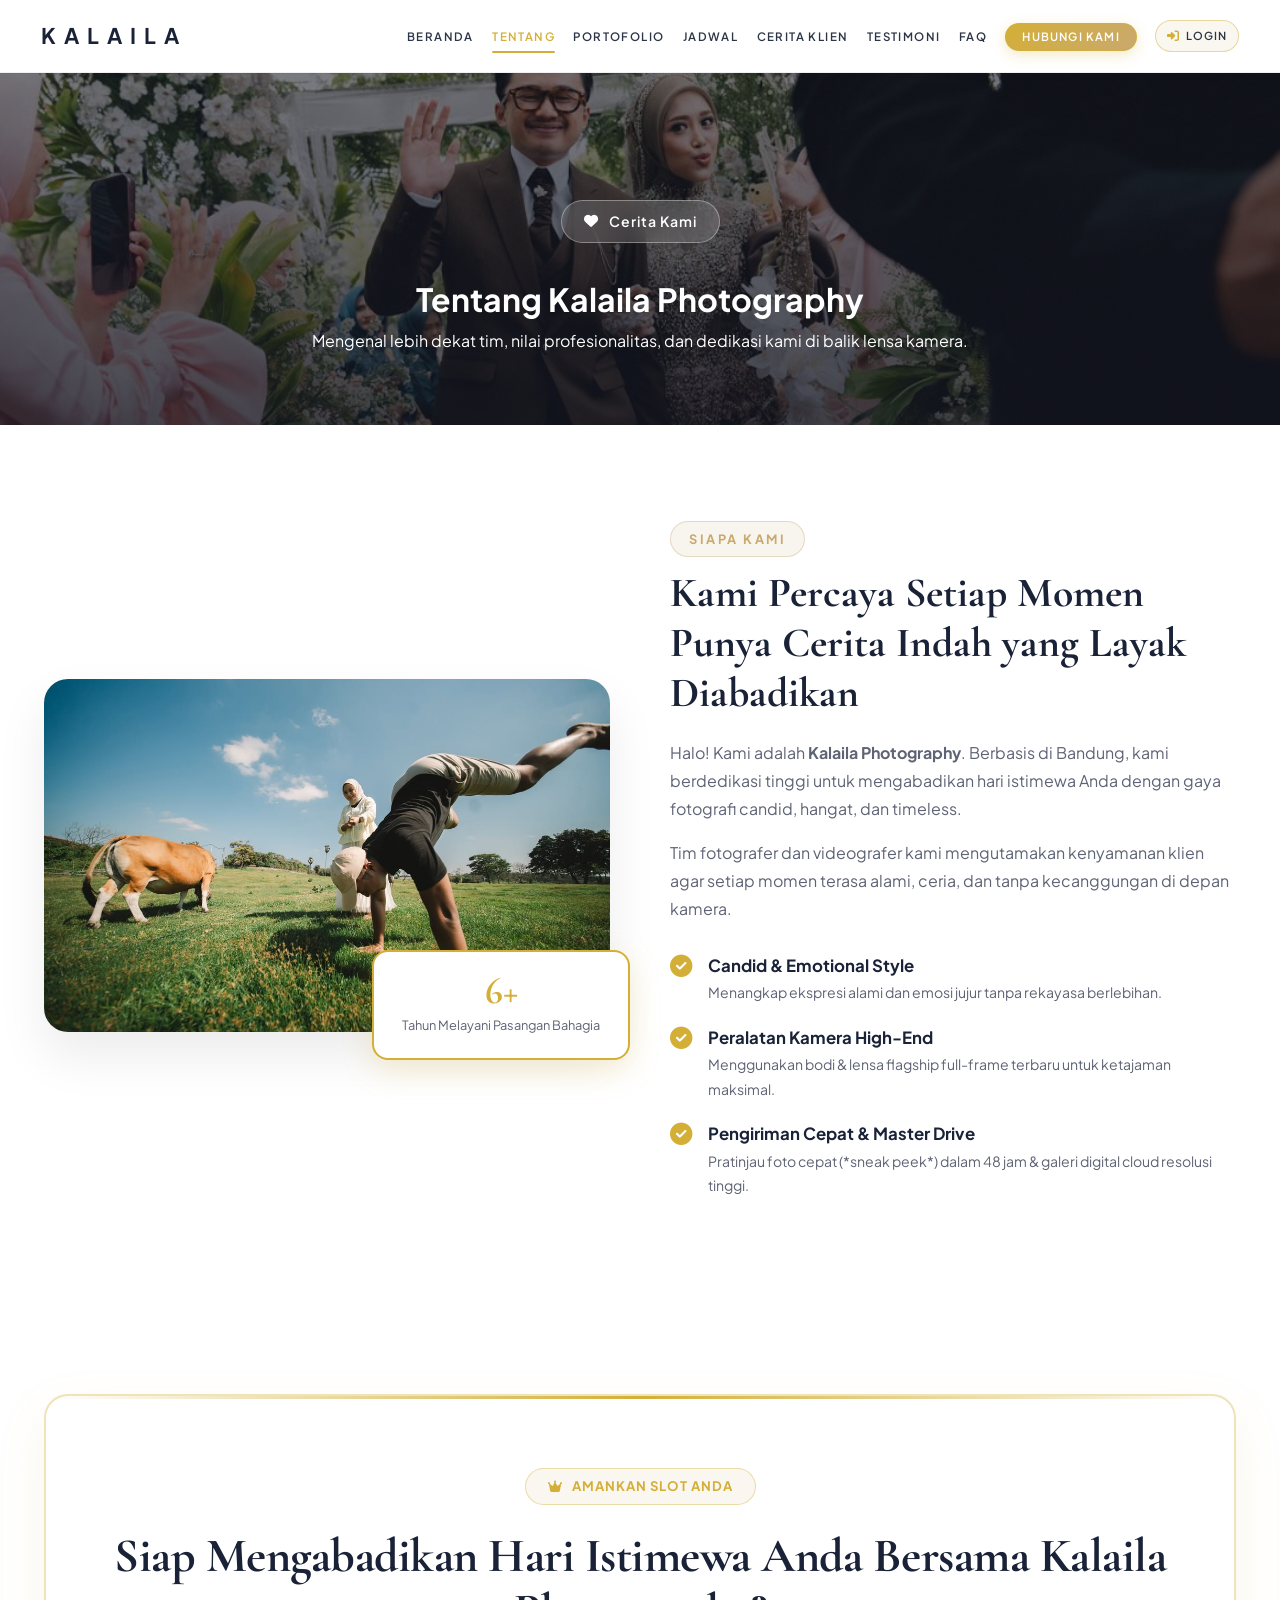
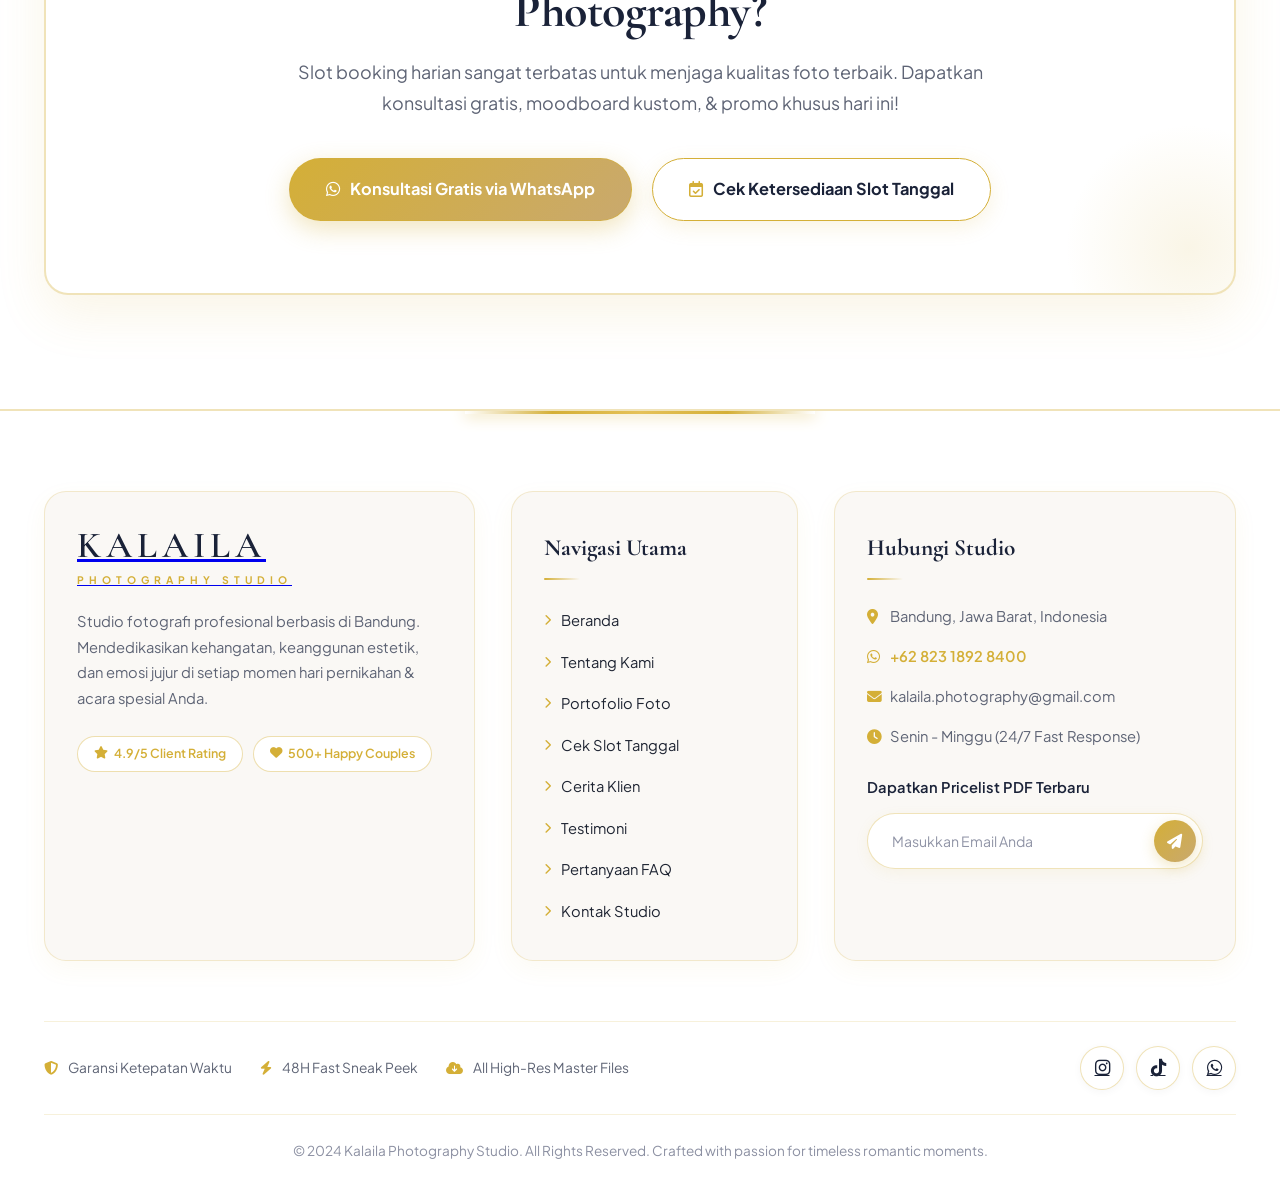
<file: about.html>
<!DOCTYPE html>
<html lang="id">
<head>
    <meta charset="UTF-8">
    <meta name="viewport" content="width=device-width, initial-scale=1.0">
    <title>Tentang Kami | Kalaila Photography</title>
    <link rel="stylesheet" href="css/styles.css">
    <link rel="stylesheet" href="https://cdnjs.cloudflare.com/ajax/libs/font-awesome/6.4.0/css/all.min.css">
</head>
<body>

    <!-- Fullscreen Page Transition Loader -->
    <div id="pageLoader" class="page-loader">
        <div class="loader-content">
            <div class="loader-icon"><i class="fas fa-camera-retro"></i></div>
            <h2 class="loader-logo">kalaila.photography</h2>
            <div class="loader-bar"><div class="loader-progress"></div></div>
        </div>
    </div>

    <!-- Top Promo Countdown Bar -->
    <div class="top-bar">
        <div class="container">
            <div class="top-bar-content">
                <span><i class="fas fa-sparkles"></i> <strong>Promo Musim Nikah:</strong> Free Printed Canvas 40x60cm + Frame & Wooden USB untuk Booking Bulan Ini!</span>
            </div>
        </div>
    </div>

    <!-- Navigation -->
    <nav class="navbar">
        <div class="container">
            <div class="nav-content">
                <a href="index.html" class="logo">
                    <h1>KALAILA</h1>
                    <span>PHOTOGRAPHY</span>
                </a>
                <ul class="nav-menu">
                    <li><a href="index.html">Beranda</a></li>
                    <li><a href="about.html" class="active">Tentang</a></li>
                    <li><a href="portfolio.html">Portofolio</a></li>
                    <li><a href="availability.html">Jadwal</a></li>
                    <li><a href="stories.html">Cerita Klien</a></li>
                    <li><a href="testimonials.html">Testimoni</a></li>
                    <li><a href="faq.html">FAQ</a></li>
                    <li><a href="contact.html" class="nav-cta">Hubungi Kami</a></li>
                    <li><a href="admin-login.html" class="nav-admin-link" title="Login Admin"><i class="fas fa-sign-in-alt"></i> Login</a></li>
                </ul>
                <div class="hamburger">
                    <span></span>
                    <span></span>
                    <span></span>
                </div>
            </div>
        </div>
    </nav>

    <!-- Page Banner -->
    <header class="page-header-banner">
        <div class="hero-overlay"></div>
        <div class="hero-content">
            <div class="hero-badge"><i class="fas fa-heart"></i> Cerita Kami</div>
            <h1>Tentang Kalaila Photography</h1>
            <p>Mengenal lebih dekat tim, nilai profesionalitas, dan dedikasi kami di balik lensa kamera.</p>
        </div>
    </header>

    <!-- About Content Section -->
    <section class="about" id="about">
        <div class="container">
            <div class="about-content">
                <div class="about-image-wrapper">
                    <img src="images/profile.jpg" alt="Kalaila Photography Team" class="about-img-main">
                    <div class="about-experience-badge">
                        <span class="exp-num">6+</span>
                        <span class="exp-text">Tahun Melayani Pasangan Bahagia</span>
                    </div>
                </div>
                <div class="about-text">
                    <span class="sub-heading">Siapa Kami</span>
                    <h2>Kami Percaya Setiap Momen Punya Cerita Indah yang Layak Diabadikan</h2>
                    <p>Halo! Kami adalah <strong>Kalaila Photography</strong>. Berbasis di Bandung, kami berdedikasi tinggi untuk mengabadikan hari istimewa Anda dengan gaya fotografi candid, hangat, dan timeless.</p>
                    <p>Tim fotografer dan videografer kami mengutamakan kenyamanan klien agar setiap momen terasa alami, ceria, dan tanpa kecanggungan di depan kamera.</p>
                    
                    <div class="about-features">
                        <div class="feature-item">
                            <i class="fas fa-check-circle"></i>
                            <div>
                                <h4>Candid & Emotional Style</h4>
                                <p>Menangkap ekspresi alami dan emosi jujur tanpa rekayasa berlebihan.</p>
                            </div>
                        </div>
                        <div class="feature-item">
                            <i class="fas fa-check-circle"></i>
                            <div>
                                <h4>Peralatan Kamera High-End</h4>
                                <p>Menggunakan bodi & lensa flagship full-frame terbaru untuk ketajaman maksimal.</p>
                            </div>
                        </div>
                        <div class="feature-item">
                            <i class="fas fa-check-circle"></i>
                            <div>
                                <h4>Pengiriman Cepat & Master Drive</h4>
                                <p>Pratinjau foto cepat (*sneak peek*) dalam 48 jam & galeri digital cloud resolusi tinggi.</p>
                            </div>
                        </div>
                    </div>
                </div>
            </div>
        </div>
    </section>

    <!-- Pre-Footer VIP Call to Action Banner -->
    <section class="pre-footer-cta">
        <div class="container">
            <div class="pre-footer-card">
                <div class="pre-footer-badge"><i class="fas fa-crown"></i> Amankan Slot Anda</div>
                <h2>Siap Mengabadikan Hari Istimewa Anda Bersama Kalaila Photography?</h2>
                <p>Slot booking harian sangat terbatas untuk menjaga kualitas foto terbaik. Dapatkan konsultasi gratis, moodboard kustom, & promo khusus hari ini!</p>
                <div class="pre-footer-buttons">
                    <a href="https://wa.me/6282318928400?text=Halo%20Kalaila%20Photography,%20saya%20tertarik%20berkonsultasi%20mengenai%20paket%20foto%20dan%20promo%20terbaru." target="_blank" class="cta-button primary">
                        <i class="fab fa-whatsapp"></i> Konsultasi Gratis via WhatsApp
                    </a>
                    <a href="availability.html" class="cta-button secondary">
                        <i class="far fa-calendar-check"></i> Cek Ketersediaan Slot Tanggal
                    </a>
                </div>
            </div>
        </div>
    </section>

    <!-- Main Multi-Column Footer -->
    <footer class="footer-main">
        <div class="container">
            <div class="footer-grid">
                <div class="footer-col footer-brand">
                    <a href="index.html" class="footer-logo">
                        <h2>KALAILA</h2>
                        <span>PHOTOGRAPHY STUDIO</span>
                    </a>
                    <p class="footer-bio">Studio fotografi profesional berbasis di Bandung. Mendedikasikan kehangatan, keanggunan estetik, dan emosi jujur di setiap momen hari pernikahan & acara spesial Anda.</p>
                    <div class="footer-trust-pills">
                        <span><i class="fas fa-star"></i> 4.9/5 Client Rating</span>
                        <span><i class="fas fa-heart"></i> 500+ Happy Couples</span>
                    </div>
                </div>

                <div class="footer-col">
                    <h4 class="footer-col-title">Navigasi Utama</h4>
                    <ul class="footer-links">
                        <li><a href="index.html"><i class="fas fa-chevron-right"></i> Beranda</a></li>
                        <li><a href="about.html"><i class="fas fa-chevron-right"></i> Tentang Kami</a></li>
                        <li><a href="portfolio.html"><i class="fas fa-chevron-right"></i> Portofolio Foto</a></li>

                        <li><a href="availability.html"><i class="fas fa-chevron-right"></i> Cek Slot Tanggal</a></li>
                        <li><a href="stories.html"><i class="fas fa-chevron-right"></i> Cerita Klien</a></li>
                        <li><a href="testimonials.html"><i class="fas fa-chevron-right"></i> Testimoni</a></li>
                        <li><a href="faq.html"><i class="fas fa-chevron-right"></i> Pertanyaan FAQ</a></li>
                        <li><a href="contact.html"><i class="fas fa-chevron-right"></i> Kontak Studio</a></li>
                    </ul>
                </div>

                <div class="footer-col">
                    <h4 class="footer-col-title">Hubungi Studio</h4>
                    <div class="footer-contact-list">
                        <p><i class="fas fa-map-marker-alt"></i> Bandung, Jawa Barat, Indonesia</p>
                        <p><i class="fab fa-whatsapp"></i> <a href="https://wa.me/6282318928400" target="_blank">+62 823 1892 8400</a></p>
                        <p><i class="fas fa-envelope"></i> kalaila.photography@gmail.com</p>
                        <p><i class="fas fa-clock"></i> Senin - Minggu (24/7 Fast Response)</p>
                    </div>

                    <div class="footer-newsletter">
                        <h5>Dapatkan Pricelist PDF Terbaru</h5>
                        <form class="newsletter-form" id="newsletterForm">
                            <input type="email" placeholder="Masukkan Email Anda" required>
                            <button type="submit" title="Kirim"><i class="fas fa-paper-plane"></i></button>
                        </form>
                    </div>
                </div>
            </div>

            <div class="footer-middle-bar">
                <div class="footer-guarantees">
                    <span><i class="fas fa-shield-alt"></i> Garansi Ketepatan Waktu</span>
                    <span><i class="fas fa-bolt"></i> 48H Fast Sneak Peek</span>
                    <span><i class="fas fa-cloud-download-alt"></i> All High-Res Master Files</span>
                </div>
                <div class="footer-social-links">
                    <a href="https://www.instagram.com/kalaila.photography/" title="Instagram" target="_blank"><i class="fab fa-instagram"></i></a>
                    <a href="https://www.tiktok.com/@kalaila.photo?is_from_webapp=1&sender_device=pc" title="TikTok" target="_blank"><i class="fab fa-tiktok"></i></a>
                    <a href="https://wa.me/6282318928400" title="WhatsApp" target="_blank"><i class="fab fa-whatsapp"></i></a>
                </div>
            </div>

            <div class="footer-bottom">
                <p>&copy; 2024 Kalaila Photography Studio. All Rights Reserved. Crafted with passion for timeless romantic moments.</p>
            </div>
        </div>
    </footer>

    <!-- Recent Client Booking Toast Notification -->
    <div class="booking-toast" id="bookingToast">
        <div class="toast-icon"><i class="fas fa-check"></i></div>
        <div class="toast-text">
            <h5 id="toastName">Rian & Maya baru mengamankan slot!</h5>
            <p id="toastEvent">Signature Package • Bandung</p>
            <div class="toast-time" id="toastTime">8 menit lalu</div>
        </div>
    </div>

    <script src="js/script.js"></script>
</body>
</html>
</file>
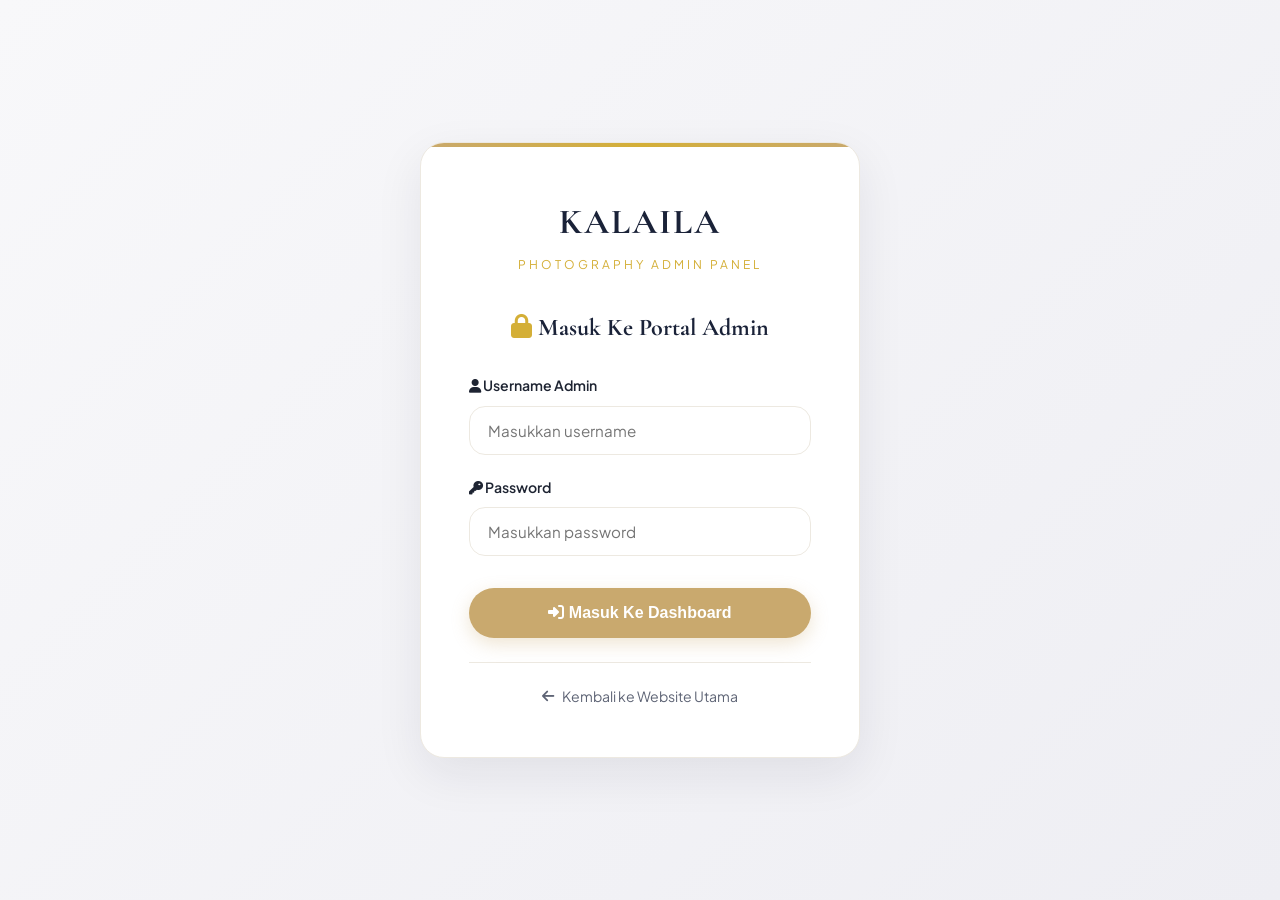
<file: admin-login.html>
<!DOCTYPE html>
<html lang="id">
<head>
    <meta charset="UTF-8">
    <meta name="viewport" content="width=device-width, initial-scale=1.0">
    <title>Admin Login | Kalaila Photography</title>
    <link rel="preconnect" href="https://fonts.googleapis.com">
    <link rel="preconnect" href="https://fonts.gstatic.com" crossorigin>
    <link href="https://fonts.googleapis.com/css2?family=Cormorant+Garamond:wght@400;600;700&family=Plus+Jakarta+Sans:wght@300;400;500;600;700&display=swap" rel="stylesheet">
    <link rel="stylesheet" href="https://cdnjs.cloudflare.com/ajax/libs/font-awesome/6.4.0/css/all.min.css">
    <link rel="stylesheet" href="css/styles.css">
    <style>
        body {
            background: linear-gradient(135deg, #f8f8fa 0%, #eeeef3 100%);
            min-height: 100vh;
            display: flex;
            align-items: center;
            justify-content: center;
            padding: 24px;
        }

        .admin-login-card {
            background: var(--white);
            border: 1px solid var(--border-color);
            border-radius: var(--radius-lg);
            padding: 48px;
            width: 100%;
            max-width: 440px;
            box-shadow: 0 16px 48px rgba(26, 26, 46, 0.08);
            text-align: center;
            position: relative;
            overflow: hidden;
        }

        .admin-login-card::before {
            content: '';
            position: absolute;
            top: 0;
            left: 0;
            right: 0;
            height: 4px;
            background: linear-gradient(90deg, var(--accent-color), var(--gold-accent), var(--accent-color));
        }

        .admin-logo h2 {
            font-family: var(--font-serif);
            font-size: 2.2rem;
            color: var(--primary-color);
            letter-spacing: 2px;
            margin-bottom: 2px;
        }

        .admin-logo span {
            font-size: 0.75rem;
            color: var(--gold-accent);
            letter-spacing: 3px;
            display: block;
            margin-bottom: 32px;
        }

        .login-title {
            font-family: var(--font-serif);
            font-size: 1.5rem;
            color: var(--primary-color);
            margin-bottom: 24px;
        }

        .form-group-admin {
            text-align: left;
            margin-bottom: 20px;
        }

        .form-group-admin label {
            display: block;
            color: var(--text-color);
            font-size: 0.88rem;
            margin-bottom: 8px;
            font-weight: 600;
        }

        .form-group-admin input {
            width: 100%;
            padding: 14px 18px;
            background: var(--bg-warm);
            border: 1px solid var(--border-color);
            border-radius: var(--radius-md);
            color: var(--text-color);
            font-size: 0.95rem;
            font-family: inherit;
            outline: none;
            transition: var(--transition);
        }

        .form-group-admin input:focus {
            border-color: var(--gold-accent);
            background: var(--white);
            box-shadow: 0 0 0 3px rgba(201, 169, 110, 0.12);
        }

        .btn-admin-login {
            width: 100%;
            padding: 16px;
            background: var(--accent-color);
            color: var(--white);
            border: none;
            border-radius: 50px;
            font-weight: 700;
            font-size: 1rem;
            cursor: pointer;
            transition: var(--transition);
            margin-top: 12px;
            box-shadow: 0 6px 18px rgba(201, 169, 110, 0.3);
        }

        .btn-admin-login:hover {
            background: var(--accent-hover);
            transform: translateY(-2px);
            box-shadow: 0 10px 28px rgba(201, 169, 110, 0.4);
        }

        .login-error {
            background: #fef5f5;
            border: 1px solid #e74c3c;
            color: #c0392b;
            padding: 12px;
            border-radius: var(--radius-sm);
            font-size: 0.88rem;
            margin-bottom: 20px;
            display: none;
        }

        .login-demo-hint {
            margin-top: 24px;
            padding-top: 20px;
            border-top: 1px solid var(--border-color);
            font-size: 0.82rem;
            color: var(--light-text);
        }
    </style>
</head>
<body>

    <div class="admin-login-card">
        <div class="admin-logo">
            <h2>KALAILA</h2>
            <span>PHOTOGRAPHY ADMIN PANEL</span>
        </div>

        <h3 class="login-title"><i class="fas fa-lock" style="color: var(--gold-accent);"></i> Masuk Ke Portal Admin</h3>

        <div class="login-error" id="loginError">
            <i class="fas fa-exclamation-circle"></i> Username atau Password salah!
        </div>

        <form id="adminLoginForm">
            <div class="form-group-admin">
                <label for="adminUser"><i class="fas fa-user"></i> Username Admin</label>
                <input type="text" id="adminUser" placeholder="Masukkan username" required autocomplete="username">
            </div>

            <div class="form-group-admin">
                <label for="adminPass"><i class="fas fa-key"></i> Password</label>
                <input type="password" id="adminPass" placeholder="Masukkan password" required autocomplete="current-password">
            </div>

            <button type="submit" class="btn-admin-login">
                <i class="fas fa-sign-in-alt"></i> Masuk Ke Dashboard
            </button>
        </form>

        <div style="margin-top: 24px; padding-top: 18px; border-top: 1px solid var(--border-color);">
            <a href="index.html" style="color: var(--light-text); font-size: 0.88rem; text-decoration: none; display: inline-flex; align-items: center; gap: 8px; transition: var(--transition);">
                <i class="fas fa-arrow-left"></i> Kembali ke Website Utama
            </a>
        </div>
    </div>

    <script>
        document.getElementById('adminLoginForm').addEventListener('submit', function(e) {
            e.preventDefault();
            const user = document.getElementById('adminUser').value;
            const pass = document.getElementById('adminPass').value;
            const errorBox = document.getElementById('loginError');

            if (user === 'admin' && pass === 'kalaila123') {
                sessionStorage.setItem('kalaila_admin_logged_in', 'true');
                window.location.href = 'admin.html';
            } else {
                errorBox.style.display = 'block';
            }
        });
    </script>
</body>
</html>
</file>
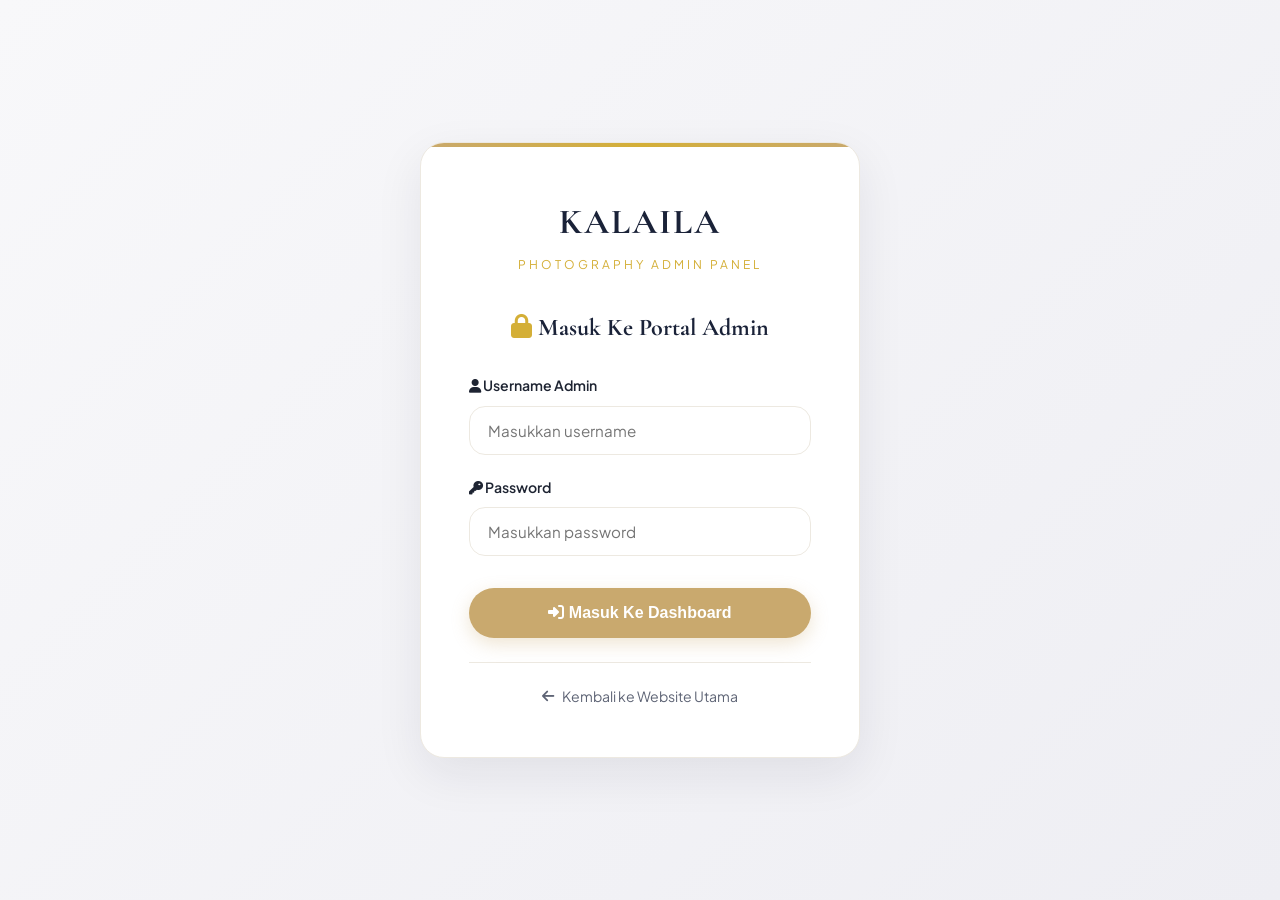
<file: admin.html>
<!DOCTYPE html>
<html lang="id">
<head>
    <meta charset="UTF-8">
    <meta name="viewport" content="width=device-width, initial-scale=1.0">
    <title>Admin Dashboard Slot | Kalaila Photography</title>
    <link rel="preconnect" href="https://fonts.googleapis.com">
    <link rel="preconnect" href="https://fonts.gstatic.com" crossorigin>
    <link href="https://fonts.googleapis.com/css2?family=Cormorant+Garamond:wght@400;600;700&family=Plus+Jakarta+Sans:wght@300;400;500;600;700&display=swap" rel="stylesheet">
    <link rel="stylesheet" href="https://cdnjs.cloudflare.com/ajax/libs/font-awesome/6.4.0/css/all.min.css">
    <link rel="stylesheet" href="css/styles.css">
    <style>
        body {
            background: var(--bg-warm);
            color: var(--text-color);
            min-height: 100vh;
        }

        .admin-nav {
            background: var(--white);
            border-bottom: 1px solid var(--border-color);
            padding: 18px 0;
            box-shadow: 0 1px 0 rgba(0, 0, 0, 0.04);
        }

        .admin-nav-container {
            display: flex;
            justify-content: space-between;
            align-items: center;
        }

        .admin-logo h2 {
            font-family: var(--font-serif);
            font-size: 1.6rem;
            color: var(--primary-color);
            display: inline-block;
        }

        .admin-logo span {
            font-size: 0.72rem;
            color: var(--gold-accent);
            letter-spacing: 2px;
            margin-left: 10px;
            text-transform: uppercase;
        }

        .admin-user-info {
            display: flex;
            align-items: center;
            gap: 16px;
        }

        .btn-admin-logout {
            background: #fef5f5;
            color: #c0392b;
            border: 1px solid #e74c3c;
            padding: 8px 18px;
            border-radius: 50px;
            font-size: 0.85rem;
            font-weight: 700;
            cursor: pointer;
            text-decoration: none;
            transition: var(--transition);
        }

        .btn-admin-logout:hover {
            background: #e74c3c;
            color: #fff;
        }

        .admin-main {
            padding: 48px 0;
        }

        .admin-grid-stats {
            display: grid;
            grid-template-columns: repeat(auto-fit, minmax(220px, 1fr));
            gap: 20px;
            margin-bottom: 36px;
        }

        .stat-card-admin {
            background: var(--white);
            border: 1px solid var(--border-color);
            border-radius: var(--radius-md);
            padding: 24px;
            display: flex;
            align-items: center;
            gap: 20px;
            box-shadow: var(--shadow-sm);
        }

        .stat-card-admin i {
            font-size: 2.2rem;
            width: 60px;
            height: 60px;
            border-radius: 50%;
            display: flex;
            align-items: center;
            justify-content: center;
        }

        .stat-card-admin.booked i {
            background: rgba(231, 76, 60, 0.1);
            color: #e74c3c;
        }

        .stat-card-admin.limited i {
            background: rgba(241, 196, 15, 0.1);
            color: #f1c40f;
        }

        .stat-card-admin.available i {
            background: rgba(46, 204, 113, 0.1);
            color: #2ecc71;
        }

        .stat-info h4 {
            font-size: 1.8rem;
            font-family: var(--font-serif);
            color: var(--primary-color);
        }

        .stat-info p {
            font-size: 0.85rem;
            color: var(--light-text);
        }

        .admin-slot-card {
            background: var(--white);
            border: 1px solid var(--border-color);
            border-radius: var(--radius-lg);
            padding: 36px;
            box-shadow: var(--shadow-md);
        }

        .admin-card-header {
            display: flex;
            justify-content: space-between;
            align-items: center;
            flex-wrap: wrap;
            gap: 16px;
            margin-bottom: 24px;
            padding-bottom: 20px;
            border-bottom: 1px solid var(--border-color);
        }

        .admin-card-header h3 {
            font-family: var(--font-serif);
            font-size: 1.6rem;
            color: var(--primary-color);
        }

        .admin-notice {
            background: var(--gold-light);
            border: 1px solid rgba(201, 169, 110, 0.3);
            color: var(--primary-color);
            padding: 14px 20px;
            border-radius: var(--radius-sm);
            font-size: 0.9rem;
            margin-bottom: 28px;
            display: flex;
            align-items: center;
            gap: 12px;
        }

        .calendar-dates-grid-admin {
            display: grid;
            grid-template-columns: repeat(7, 1fr);
            gap: 12px;
        }

        .date-chip-admin {
            background: var(--bg-warm);
            border: 1px solid var(--border-color);
            border-radius: var(--radius-sm);
            padding: 14px 8px;
            text-align: center;
            cursor: pointer;
            transition: all 0.2s ease;
            user-select: none;
        }

        .date-chip-admin:hover {
            transform: scale(1.04);
            border-color: var(--gold-accent);
            box-shadow: var(--shadow-sm);
        }

        .date-chip-admin .day-num {
            font-weight: 700;
            font-size: 1.2rem;
            display: block;
            margin: 2px 0;
            color: var(--primary-color);
        }

        .date-chip-admin .day-name {
            font-size: 0.72rem;
            color: var(--light-text);
            display: block;
            text-transform: uppercase;
        }

        .date-chip-admin .status-badge-admin {
            font-size: 0.7rem;
            font-weight: 700;
            padding: 3px 8px;
            border-radius: 50px;
            display: inline-block;
            margin-top: 4px;
        }

        .date-chip-admin.status-available .status-badge-admin {
            background: rgba(46, 204, 113, 0.12);
            color: #27ae60;
            border: 1px solid rgba(46, 204, 113, 0.3);
        }

        .date-chip-admin.status-limited .status-badge-admin {
            background: rgba(241, 196, 15, 0.12);
            color: #d35400;
            border: 1px solid rgba(241, 196, 15, 0.3);
        }

        .date-chip-admin.status-booked {
            background: rgba(231, 76, 60, 0.04);
            border-color: rgba(231, 76, 60, 0.2);
        }

        .date-chip-admin.status-booked .status-badge-admin {
            background: rgba(231, 76, 60, 0.1);
            color: #c0392b;
            border: 1px solid rgba(231, 76, 60, 0.2);
        }

        .btn-reset-slots {
            background: var(--bg-warm);
            color: var(--text-color);
            border: 1px solid var(--border-color);
            padding: 10px 20px;
            border-radius: 50px;
            font-size: 0.88rem;
            font-weight: 600;
            cursor: pointer;
            transition: var(--transition);
        }

        .btn-reset-slots:hover {
            background: var(--primary-color);
            color: var(--white);
            border-color: var(--primary-color);
        }

        @media (max-width: 768px) {
            .admin-grid-stats {
                grid-template-columns: repeat(2, 1fr);
                gap: 10px;
                margin-bottom: 24px;
            }
            .stat-card-admin {
                padding: 14px 10px;
                gap: 10px;
                flex-direction: column;
                text-align: center;
            }
            .stat-card-admin i {
                width: 44px;
                height: 44px;
                font-size: 1.4rem;
            }
            .stat-info h4 {
                font-size: 1.3rem;
            }
            .stat-info p {
                font-size: 0.75rem;
            }
            .admin-slot-card {
                padding: 16px 12px;
                border-radius: var(--radius-md);
            }
            .admin-card-header {
                flex-direction: column;
                text-align: center;
                gap: 10px;
            }
            .admin-card-header h3 {
                font-size: 1.2rem;
            }
            .btn-reset-slots {
                width: 100%;
                font-size: 0.8rem;
                padding: 8px 14px;
            }
        }
    </style>
</head>
<body>

    <!-- Auth Guard Check -->
    <script>
        if (sessionStorage.getItem('kalaila_admin_logged_in') !== 'true') {
            window.location.href = 'admin-login.html';
        }
    </script>

    <!-- Admin Navbar -->
    <nav class="admin-nav">
        <div class="container admin-nav-container">
            <div class="admin-logo">
                <h2>KALAILA</h2>
                <span>ADMIN PANEL</span>
            </div>
            <div class="admin-user-info">
                <span><i class="fas fa-user-circle" style="color: var(--gold-accent);"></i> Owner/Admin Logged In</span>
                <a href="availability.html" target="_blank" style="color: var(--gold-accent); font-size: 0.88rem; text-decoration: underline;"><i class="fas fa-external-link-alt"></i> Lihat Halaman Klien</a>
                <button onclick="logoutAdmin()" class="btn-admin-logout"><i class="fas fa-sign-out-alt"></i> Logout</button>
            </div>
        </div>
    </nav>

    <!-- Main Admin Content -->
    <main class="admin-main">
        <div class="container">

            <!-- Stats Overview -->
            <div class="admin-grid-stats">
                <div class="stat-card-admin booked">
                    <i class="fas fa-times-circle"></i>
                    <div class="stat-info">
                        <h4 id="cntBooked">0</h4>
                        <p>Tanggal Full Booked</p>
                    </div>
                </div>

                <div class="stat-card-admin available">
                    <i class="fas fa-check-circle"></i>
                    <div class="stat-info">
                        <h4 id="cntAvailable">0</h4>
                        <p>Tanggal Masih Tersedia</p>
                    </div>
                </div>

                <div class="stat-card-admin available" style="border-color: rgba(212, 175, 55, 0.3);">
                    <i class="fas fa-comments" style="background: rgba(212, 175, 55, 0.12); color: var(--gold-accent);"></i>
                    <div class="stat-info">
                        <h4 id="cntTestimonials">0</h4>
                        <p>Total Ulasan & Testimoni</p>
                    </div>
                </div>

                <div class="stat-card-admin available" style="border-color: rgba(212, 175, 55, 0.3);">
                    <i class="fas fa-images" style="background: rgba(212, 175, 55, 0.12); color: var(--gold-accent);"></i>
                    <div class="stat-info">
                        <h4 id="cntPortfolios">0</h4>
                        <p>Total Karya Portofolio</p>
                    </div>
                </div>
            </div>

            <!-- Slot Manager Card -->
            <div class="admin-slot-card">
                <div class="admin-card-header">
                    <h3><i class="far fa-calendar-alt"></i> Pengaturan Ketersediaan Slot Real 2026</h3>
                    <button onclick="resetDefaultSlots()" class="btn-reset-slots">
                        <i class="fas fa-undo"></i> Reset Ke Default
                    </button>
                </div>

                <!-- Admin Helper Guide Bar -->
                <div class="admin-helper-bar">
                    <i class="fas fa-mouse-pointer" style="color: var(--gold-accent); font-size: 1rem;"></i>
                    <div><strong>Panduan Cepat Admin:</strong> Klik pada tanggal mana saja untuk mengubah jumlah sisa slot (Sisa 3 Slot ➜ Sisa 2 Slot ➜ Sisa 1 Slot ➜ Full Booked). Data langsung tersimpan otomatis ke sistem.</div>
                </div>

                <!-- Calendar Navigation Bar -->
                <div class="calendar-controls-bar">
                    <div style="display: flex; gap: 8px; align-items: center;">
                        <button class="calendar-nav-btn" onclick="prevAdminMonth()" title="Bulan Sebelumnya"><i class="fas fa-chevron-left"></i></button>
                        <button class="btn-today-jump" onclick="jumpToCurrentAdminMonth()" title="Kembali ke Bulan Ini"><i class="fas fa-calendar-day"></i> Bulan Ini</button>
                    </div>
                    <div class="calendar-month-title">
                        <i class="far fa-calendar-alt" style="color: var(--gold-accent);"></i>
                        <select id="adminMonthSelect" class="calendar-select" aria-label="Pilih Bulan">
                            <option value="0">Januari</option>
                            <option value="1">Februari</option>
                            <option value="2">Maret</option>
                            <option value="3">April</option>
                            <option value="4">Mei</option>
                            <option value="5">Juni</option>
                            <option value="6" selected>Juli</option>
                            <option value="7">Agustus</option>
                            <option value="8">September</option>
                            <option value="9">Oktober</option>
                            <option value="10">November</option>
                            <option value="11">Desember</option>
                        </select>
                        <select id="adminYearSelect" class="calendar-select" aria-label="Pilih Tahun">
                            <option value="2025">2025</option>
                            <option value="2026" selected>2026</option>
                            <option value="2027">2027</option>
                            <option value="2028">2028</option>
                            <option value="2029">2029</option>
                            <option value="2030">2030</option>
                            <option value="2031">2031</option>
                            <option value="2032">2032</option>
                            <option value="2033">2033</option>
                            <option value="2034">2034</option>
                            <option value="2035">2035</option>
                            <option value="2036">2036</option>
                            <option value="2037">2037</option>
                            <option value="2038">2038</option>
                            <option value="2039">2039</option>
                            <option value="2040">2040</option>
                            <option value="2041">2041</option>
                            <option value="2042">2042</option>
                            <option value="2043">2043</option>
                            <option value="2044">2044</option>
                            <option value="2045">2045</option>
                            <option value="2046">2046</option>
                            <option value="2047">2047</option>
                            <option value="2048">2048</option>
                            <option value="2049">2049</option>
                            <option value="2050">2050</option>
                        </select>
                    </div>
                    <button class="calendar-nav-btn" onclick="nextAdminMonth()" title="Bulan Berikutnya"><i class="fas fa-chevron-right"></i></button>
                </div>

                <!-- Calendar Weekday Headers -->
                <div class="calendar-week-headers">
                    <div>MIN</div>
                    <div>SEN</div>
                    <div>SEL</div>
                    <div>RAB</div>
                    <div>KAM</div>
                    <div>JUM</div>
                    <div>SAB</div>
                </div>

                <!-- Admin Interactive Calendar Grid -->
                <div class="calendar-dates-grid-admin" id="adminCalendarGrid"></div>
            </div>

            <!-- Portfolio CMS Manager Card -->
            <div class="admin-slot-card" style="margin-top: 36px;">
                <div class="admin-card-header">
                    <h3><i class="fas fa-images"></i> Kelola Portofolio Pasangan & Galeri Karya</h3>
                    <div style="display: flex; gap: 10px; flex-wrap: wrap;">
                        <button onclick="window.toggleBulkSelectMode()" class="btn-reset-slots" id="btnBulkSelectToggle" style="background: #f1f5f9; color: var(--primary-color); border: 1px solid #cbd5e1; font-weight: 700;">
                            <i class="fas fa-check-square"></i> Pilih Beberapa / Hapus Banyak
                        </button>
                        <button onclick="window.openAddEditPortfolioModal(-1)" class="btn-reset-slots" style="background: var(--gold-accent); color: var(--primary-color); border-color: var(--gold-accent); font-weight: 700;">
                            <i class="fas fa-plus-circle"></i> Tambah Portofolio Pasangan Baru
                        </button>
                        <a href="portfolio.html" target="_blank" class="btn-reset-slots" style="text-decoration: none; display: inline-flex; align-items: center; gap: 6px;">
                            <i class="fas fa-external-link-alt"></i> Halaman Portofolio Web
                        </a>
                    </div>
                </div>

                <!-- Bulk Selection Toolbar -->
                <div id="bulkSelectToolbar" style="display: none; background: #fff1f2; border: 1px solid #fecdd3; border-radius: 12px; padding: 12px 18px; margin-bottom: 16px; align-items: center; justify-content: space-between; flex-wrap: wrap; gap: 12px;">
                    <div style="display: flex; align-items: center; gap: 12px;">
                        <label style="font-weight: 700; font-size: 0.88rem; color: #9f1239; cursor: pointer; display: flex; align-items: center; gap: 8px;">
                            <input type="checkbox" id="selectAllPortfoliosCheckbox" onchange="window.toggleSelectAllPortfolios(this.checked)" style="width: 18px; height: 18px; cursor: pointer; accent-color: #e11d48;">
                            Pilih Semua (<span id="selectedPortfoliosCount">0</span> Terpilih)
                        </label>
                    </div>
                    <div style="display: flex; gap: 8px;">
                        <button onclick="window.deleteSelectedPortfolios()" class="btn-reset-slots" style="background: #e11d48; color: white; border: none; font-weight: 700; padding: 8px 20px; border-radius: 50px;">
                            <i class="fas fa-trash-alt"></i> Hapus Portofolio Terpilih
                        </button>
                    </div>
                </div>

                <div class="admin-notice">
                    <i class="fas fa-info-circle" style="color: var(--gold-accent); font-size: 1.2rem;"></i>
                    <div>Anda dapat mengunggah foto portofolio pasangan baru langsung dari perangkat Anda, meng-edit judul & lokasi, atau menghapus item sekaligus dengan mengklik tombol "Pilih Beberapa / Hapus Banyak".</div>
                </div>

                <div id="adminPortfoliosList" style="display: grid; grid-template-columns: repeat(auto-fill, minmax(260px, 1fr)); gap: 20px;"></div>
            </div>

            <!-- Testimonial Manager Card -->
            <div class="admin-slot-card" style="margin-top: 36px;">
                <div class="admin-card-header">
                    <h3><i class="fas fa-comments"></i> Kelola Ulasan & Testimoni Klien</h3>
                    <div style="display: flex; gap: 10px; flex-wrap: wrap;">
                        <a href="testimonials.html" target="_blank" class="btn-reset-slots" style="text-decoration: none; display: inline-flex; align-items: center; gap: 6px;">
                            <i class="fas fa-external-link-alt"></i> Halaman Testimoni Web
                        </a>
                        <button onclick="window.resetTestimonialsToDefault()" class="btn-reset-slots" style="background: #fef2f2; color: #dc2626; border-color: #fca5a5;">
                            <i class="fas fa-broom"></i> Bersihkan Semua Ulasan Sampah
                        </button>
                    </div>
                </div>

                <div class="admin-notice">
                    <i class="fas fa-info-circle" style="color: var(--gold-accent); font-size: 1.2rem;"></i>
                    <div>Semua ulasan yang dikirim pengunjung web langsung aktif. Anda dapat menghapus ulasan uji coba / tidak sesuai dengan mengklik tombol <strong>Hapus</strong> di bawah ini.</div>
                </div>

                <div id="adminTestimonialsList" style="display: grid; grid-template-columns: repeat(auto-fill, minmax(300px, 1fr)); gap: 20px;"></div>
            </div>

        </div>
    </main>

    <script src="js/script.js"></script>
    <script>
        // Real 2026 Calendar Manager
        let adminYear = 2026;
        let adminMonth = 6; // July (0-indexed)

        const monthNamesIndoAdmin = [
            'Januari', 'Februari', 'Maret', 'April', 'Mei', 'Juni',
            'Juli', 'Agustus', 'September', 'Oktober', 'November', 'Desember'
        ];

        function updateAdminCalendarHeader() {
            const mSelect = document.getElementById('adminMonthSelect');
            const ySelect = document.getElementById('adminYearSelect');
            if (mSelect) {
                mSelect.value = adminMonth;
                if (typeof mSelect._syncCustomSelect === 'function') mSelect._syncCustomSelect();
            }
            if (ySelect) {
                ySelect.value = adminYear;
                if (typeof ySelect._syncCustomSelect === 'function') ySelect._syncCustomSelect();
            }
        }

        function setupAdminSelectListeners() {
            const mSelect = document.getElementById('adminMonthSelect');
            const ySelect = document.getElementById('adminYearSelect');
            if (mSelect) {
                mSelect.onchange = function() {
                    adminMonth = parseInt(this.value);
                    renderAdminGrid();
                };
            }
            if (ySelect) {
                ySelect.onchange = function() {
                    adminYear = parseInt(this.value);
                    renderAdminGrid();
                };
            }
        }

        function updateAdminStats() {
            const daysInMonth = new Date(adminYear, adminMonth + 1, 0).getDate();
            let cntB = 0, cntA = 0;
            for (let day = 1; day <= daysInMonth; day++) {
                const iso = `${adminYear}-${String(adminMonth + 1).padStart(2, '0')}-${String(day).padStart(2, '0')}`;
                const slots = window.getRemainingSlotsISO ? window.getRemainingSlotsISO(iso) : 3;
                if (slots === 0) cntB++;
                else cntA++;
            }
            if (document.getElementById('cntBooked')) document.getElementById('cntBooked').textContent = cntB;
            if (document.getElementById('cntAvailable')) document.getElementById('cntAvailable').textContent = cntA;
        }

        window.updateAdminStats = updateAdminStats;

        function renderAdminGrid() {
            if (typeof window.initCustomCalendarSelects === 'function') {
                window.initCustomCalendarSelects();
            }
            updateAdminCalendarHeader();
            setupAdminSelectListeners();
            if (typeof window.renderRealCalendar === 'function') {
                window.renderRealCalendar('adminCalendarGrid', adminYear, adminMonth, true);
            }
            updateAdminStats();
        }

        function prevAdminMonth() {
            if (adminMonth > 0) {
                adminMonth--;
            } else {
                adminMonth = 11;
                adminYear--;
            }
            renderAdminGrid();
        }

        function nextAdminMonth() {
            if (adminMonth < 11) {
                adminMonth++;
            } else {
                adminMonth = 0;
                adminYear++;
            }
            renderAdminGrid();
        }

        function jumpToCurrentAdminMonth() {
            const now = new Date();
            adminYear = now.getFullYear();
            adminMonth = now.getMonth();
            renderAdminGrid();
        }

        function resetDefaultSlots() {
            if (confirm('Apakah Anda yakin ingin mengembalikan pengaturan slot ke awal?')) {
                localStorage.removeItem('kalaila_iso_slots');
                localStorage.removeItem('kalaila_day_slots');
                renderAdminGrid();
            }
        }

        function logoutAdmin() {
            sessionStorage.removeItem('kalaila_admin_logged_in');
            window.location.href = 'index.html';
        }

        function renderAdminTestimonials() {
            const listContainer = document.getElementById('adminTestimonialsList');
            if (!listContainer) return;

            const list = (typeof window.getStoredTestimonials === 'function') ? window.getStoredTestimonials() : [];
            if (document.getElementById('cntTestimonials')) {
                document.getElementById('cntTestimonials').textContent = list.length;
            }

            if (!list || list.length === 0) {
                listContainer.innerHTML = `
                    <div style="grid-column: 1/-1; text-align: center; padding: 40px 24px; background: white; border-radius: 16px; border: 1px dashed var(--border-color); width: 100%;">
                        <i class="fas fa-inbox" style="font-size: 2.2rem; color: var(--gold-accent); margin-bottom: 12px; display: block;"></i>
                        <h4 style="font-family: var(--font-serif); font-size: 1.2rem; color: var(--primary-color); margin-bottom: 6px;">Daftar Ulasan Masih Kosong</h4>
                        <p style="font-size: 0.88rem; color: var(--light-text);">Belum ada ulasan testimoni dari klien. Setiap ulasan baru yang dikirim via formulir web akan otomatis masuk di sini.</p>
                    </div>
                `;
                return;
            }

            let html = '';
            list.forEach((item, index) => {
                let starsHtml = '';
                for (let i = 1; i <= 5; i++) {
                    starsHtml += i <= item.stars ? '<i class="fas fa-star" style="color: #d4af37;"></i> ' : '<i class="far fa-star" style="color: #cbd5e1;"></i> ';
                }

                html += `
                    <div style="background: var(--bg-warm); border: 1px solid var(--border-color); border-radius: var(--radius-md); padding: 20px; position: relative;">
                        <div style="position: absolute; top: 14px; right: 14px; display: flex; gap: 6px;">
                            <button onclick="window.editTestimonial(${index})" style="background: #f0f9ff; color: #0284c7; border: 1px solid #bae6fd; padding: 4px 12px; border-radius: 50px; font-size: 0.76rem; font-weight: 700; cursor: pointer; display: inline-flex; align-items: center; gap: 4px; transition: all 0.2s ease;">
                                <i class="fas fa-edit"></i> Edit
                            </button>
                            <button onclick="window.deleteTestimonial(${index})" style="background: #fef2f2; color: #dc2626; border: 1px solid #fca5a5; padding: 4px 12px; border-radius: 50px; font-size: 0.76rem; font-weight: 700; cursor: pointer; display: inline-flex; align-items: center; gap: 4px; transition: all 0.2s ease;">
                                <i class="fas fa-trash-alt"></i> Hapus
                            </button>
                        </div>
                        <div style="margin-bottom: 8px;">${starsHtml}</div>
                        <p style="font-size: 0.9rem; color: var(--text-color); margin-bottom: 14px; line-height: 1.5; font-style: italic; margin-top: 26px;">"${item.comment}"</p>
                        <div style="font-weight: 700; font-size: 0.92rem; color: var(--primary-color);">${item.name}</div>
                        <div style="font-size: 0.78rem; color: var(--light-text);">${item.event}</div>
                    </div>
                `;
            });

            listContainer.innerHTML = html;
        }

        window.renderAdminTestimonials = renderAdminTestimonials;

        window.selectedPortfolioIds = new Set();
        window.isBulkSelectMode = false;

        window.toggleBulkSelectMode = function() {
            window.isBulkSelectMode = !window.isBulkSelectMode;
            const toolbar = document.getElementById('bulkSelectToolbar');
            const btn = document.getElementById('btnBulkSelectToggle');
            if (toolbar) toolbar.style.display = window.isBulkSelectMode ? 'flex' : 'none';
            if (btn) {
                btn.style.background = window.isBulkSelectMode ? '#ffe4e6' : '#f1f5f9';
                btn.style.color = window.isBulkSelectMode ? '#e11d48' : 'var(--primary-color)';
                btn.style.borderColor = window.isBulkSelectMode ? '#fda4af' : '#cbd5e1';
            }
            renderAdminPortfolios();
        };

        window.togglePortfolioSelection = function(id, isChecked) {
            if (isChecked) {
                window.selectedPortfolioIds.add(id);
            } else {
                window.selectedPortfolioIds.delete(id);
            }
            const countNum = document.getElementById('selectedPortfoliosCount');
            if (countNum) countNum.textContent = window.selectedPortfolioIds.size;
            renderAdminPortfolios();
        };

        window.toggleSelectAllPortfolios = function(isChecked) {
            const list = (typeof window.getStoredPortfolios === 'function') ? window.getStoredPortfolios() : [];
            if (isChecked) {
                list.forEach(p => window.selectedPortfolioIds.add(p.id));
            } else {
                window.selectedPortfolioIds.clear();
            }
            const countNum = document.getElementById('selectedPortfoliosCount');
            if (countNum) countNum.textContent = window.selectedPortfolioIds.size;
            renderAdminPortfolios();
        };

        window.deleteSelectedPortfolios = function() {
            if (window.selectedPortfolioIds.size === 0) {
                window.showCustomModal({
                    title: 'Pilih Portofolio',
                    message: 'Silakan beri tanda centang pada portofolio yang ingin Anda hapus.',
                    type: 'warning'
                });
                return;
            }

            const count = window.selectedPortfolioIds.size;
            window.showCustomModal({
                title: `Hapus ${count} Portofolio Terpilih?`,
                message: `Apakah Anda yakin ingin menghapus ${count} karya portofolio yang dipilih secara bersamaan?`,
                type: 'warning',
                showCancel: true,
                buttonText: 'Ya, Hapus Semua Terpilih',
                cancelText: 'Batal',
                onConfirm: function() {
                    let list = window.getStoredPortfolios();
                    list = list.filter(item => !window.selectedPortfolioIds.has(item.id));
                    window.savePortfolios(list);
                    window.selectedPortfolioIds.clear();
                    const countNum = document.getElementById('selectedPortfoliosCount');
                    if (countNum) countNum.textContent = 0;
                    const chkAll = document.getElementById('selectAllPortfoliosCheckbox');
                    if (chkAll) chkAll.checked = false;

                    if (typeof window.renderDynamicPortfolios === 'function') window.renderDynamicPortfolios();
                    renderAdminPortfolios();

                    window.showCustomModal({
                        title: 'Berhasil Dihapus',
                        message: `${count} portofolio terpilih telah berhasil dihapus.`,
                        type: 'success'
                    });
                }
            });
        };

        window.cleanTestPortfolios = function() {
            let list = (typeof window.getStoredPortfolios === 'function') ? window.getStoredPortfolios() : [];
            const originalCount = list.length;
            list = list.filter(item => {
                const name = (item.name || '').toLowerCase();
                const isTest = name.includes('asd') || name.includes('test') || name.trim().length < 3;
                return !isTest;
            });
            const removedCount = originalCount - list.length;

            if (removedCount === 0) {
                window.showCustomModal({
                    title: 'Tidak Ada Item Uji Coba',
                    message: 'Tidak ditemukan item portofolio dengan nama uji coba (seperti asdasd/test).',
                    type: 'info'
                });
                return;
            }

            window.savePortfolios(list);
            if (typeof window.renderDynamicPortfolios === 'function') window.renderDynamicPortfolios();
            renderAdminPortfolios();

            window.showCustomModal({
                title: 'Item Uji Coba Dibersihkan',
                message: `${removedCount} item portofolio uji coba (seperti asdasd) telah berhasil dihapus!`,
                type: 'success'
            });
        };

        function renderAdminPortfolios() {
            const listContainer = document.getElementById('adminPortfoliosList');
            if (!listContainer) return;

            const list = (typeof window.getStoredPortfolios === 'function') ? window.getStoredPortfolios() : [];
            if (document.getElementById('cntPortfolios')) {
                document.getElementById('cntPortfolios').textContent = list.length;
            }

            if (!list || list.length === 0) {
                listContainer.innerHTML = '<p style="grid-column: 1/-1; text-align: center; color: var(--light-text); padding: 20px;">Belum ada portofolio pasangan.</p>';
                return;
            }

            let isBulkMode = window.isBulkSelectMode || false;
            let selectedIds = window.selectedPortfolioIds || new Set();

            let html = '';
            list.forEach((item, index) => {
                const photoCount = item.photos ? item.photos.length : 1;
                const isChecked = selectedIds.has(item.id);

                const checkboxHtml = isBulkMode ? `
                    <div style="position: absolute; top: 10px; left: 10px; z-index: 25; background: rgba(255,255,255,0.9); padding: 4px; border-radius: 8px; box-shadow: 0 2px 8px rgba(0,0,0,0.3); display: flex; align-items: center;">
                        <input type="checkbox" data-id="${item.id}" ${isChecked ? 'checked' : ''} onchange="window.togglePortfolioSelection('${item.id}', this.checked)" style="width: 22px; height: 22px; cursor: pointer; accent-color: #e11d48;">
                    </div>
                ` : '';

                html += `
                    <div style="background: var(--bg-warm); border: 2px solid ${isChecked ? '#e11d48' : 'var(--border-color)'}; border-radius: var(--radius-md); overflow: hidden; position: relative; display: flex; flex-direction: column; transition: all 0.2s ease;">
                        ${checkboxHtml}
                        <div style="height: 140px; overflow: hidden; position: relative; background: #07080f;">
                            <img src="${item.cover}" alt="${item.name}" style="width: 100%; height: 100%; object-fit: cover;" onerror="this.onerror=null; this.src='images/prewed.jpg';">
                            <span style="position: absolute; bottom: 8px; right: 8px; background: rgba(0,0,0,0.7); color: var(--gold-accent); font-size: 0.72rem; font-weight: 700; padding: 2px 8px; border-radius: 50px;">
                                <i class="fas fa-images"></i> ${photoCount} Foto
                            </span>
                            <span style="position: absolute; top: 8px; right: ${isBulkMode ? '10px' : 'auto'}; left: ${isBulkMode ? 'auto' : '8px'}; background: var(--gold-accent); color: var(--primary-color); font-size: 0.7rem; font-weight: 700; padding: 2px 8px; border-radius: 50px; text-transform: uppercase;">
                                ${item.categoryName || 'Galeri'}
                            </span>
                        </div>
                        <div style="padding: 14px; flex-grow: 1; display: flex; flex-direction: column; justify-content: space-between;">
                            <div>
                                <h4 style="font-family: var(--font-serif); font-size: 1.1rem; color: var(--primary-color); margin-bottom: 2px;">${item.name}</h4>
                                <p style="font-size: 0.78rem; color: var(--light-text); margin-bottom: 12px;">${item.location}</p>
                            </div>
                            <div style="display: flex; gap: 8px;">
                                <button onclick="window.openAddEditPortfolioModal(${index})" style="flex: 1; background: #f0f9ff; color: #0284c7; border: 1px solid #bae6fd; padding: 6px 12px; border-radius: 50px; font-size: 0.78rem; font-weight: 700; cursor: pointer; display: inline-flex; align-items: center; justify-content: center; gap: 4px;">
                                    <i class="fas fa-edit"></i> Edit
                                </button>
                                <button onclick="window.deletePortfolioItem(${index})" style="flex: 1; background: #fef2f2; color: #dc2626; border: 1px solid #fca5a5; padding: 6px 12px; border-radius: 50px; font-size: 0.78rem; font-weight: 700; cursor: pointer; display: inline-flex; align-items: center; justify-content: center; gap: 4px;">
                                    <i class="fas fa-trash-alt"></i> Hapus
                                </button>
                            </div>
                        </div>
                    </div>
                `;
            });

            listContainer.innerHTML = html;
        }

        window.renderAdminPortfolios = renderAdminPortfolios;

        document.addEventListener('DOMContentLoaded', () => {
            renderAdminGrid();
            renderAdminTestimonials();
            renderAdminPortfolios();
        });

        // Run immediately if ready
        renderAdminGrid();
        renderAdminTestimonials();
        renderAdminPortfolios();

        // Listen for live updates when client submits review or updates portfolio in another tab
        window.addEventListener('storage', function(e) {
            if (e.key === 'kalaila_user_testimonials') {
                renderAdminTestimonials();
            }
            if (e.key === 'kalaila_portfolios') {
                renderAdminPortfolios();
            }
        });
    </script>
</body>
</html>
</file>
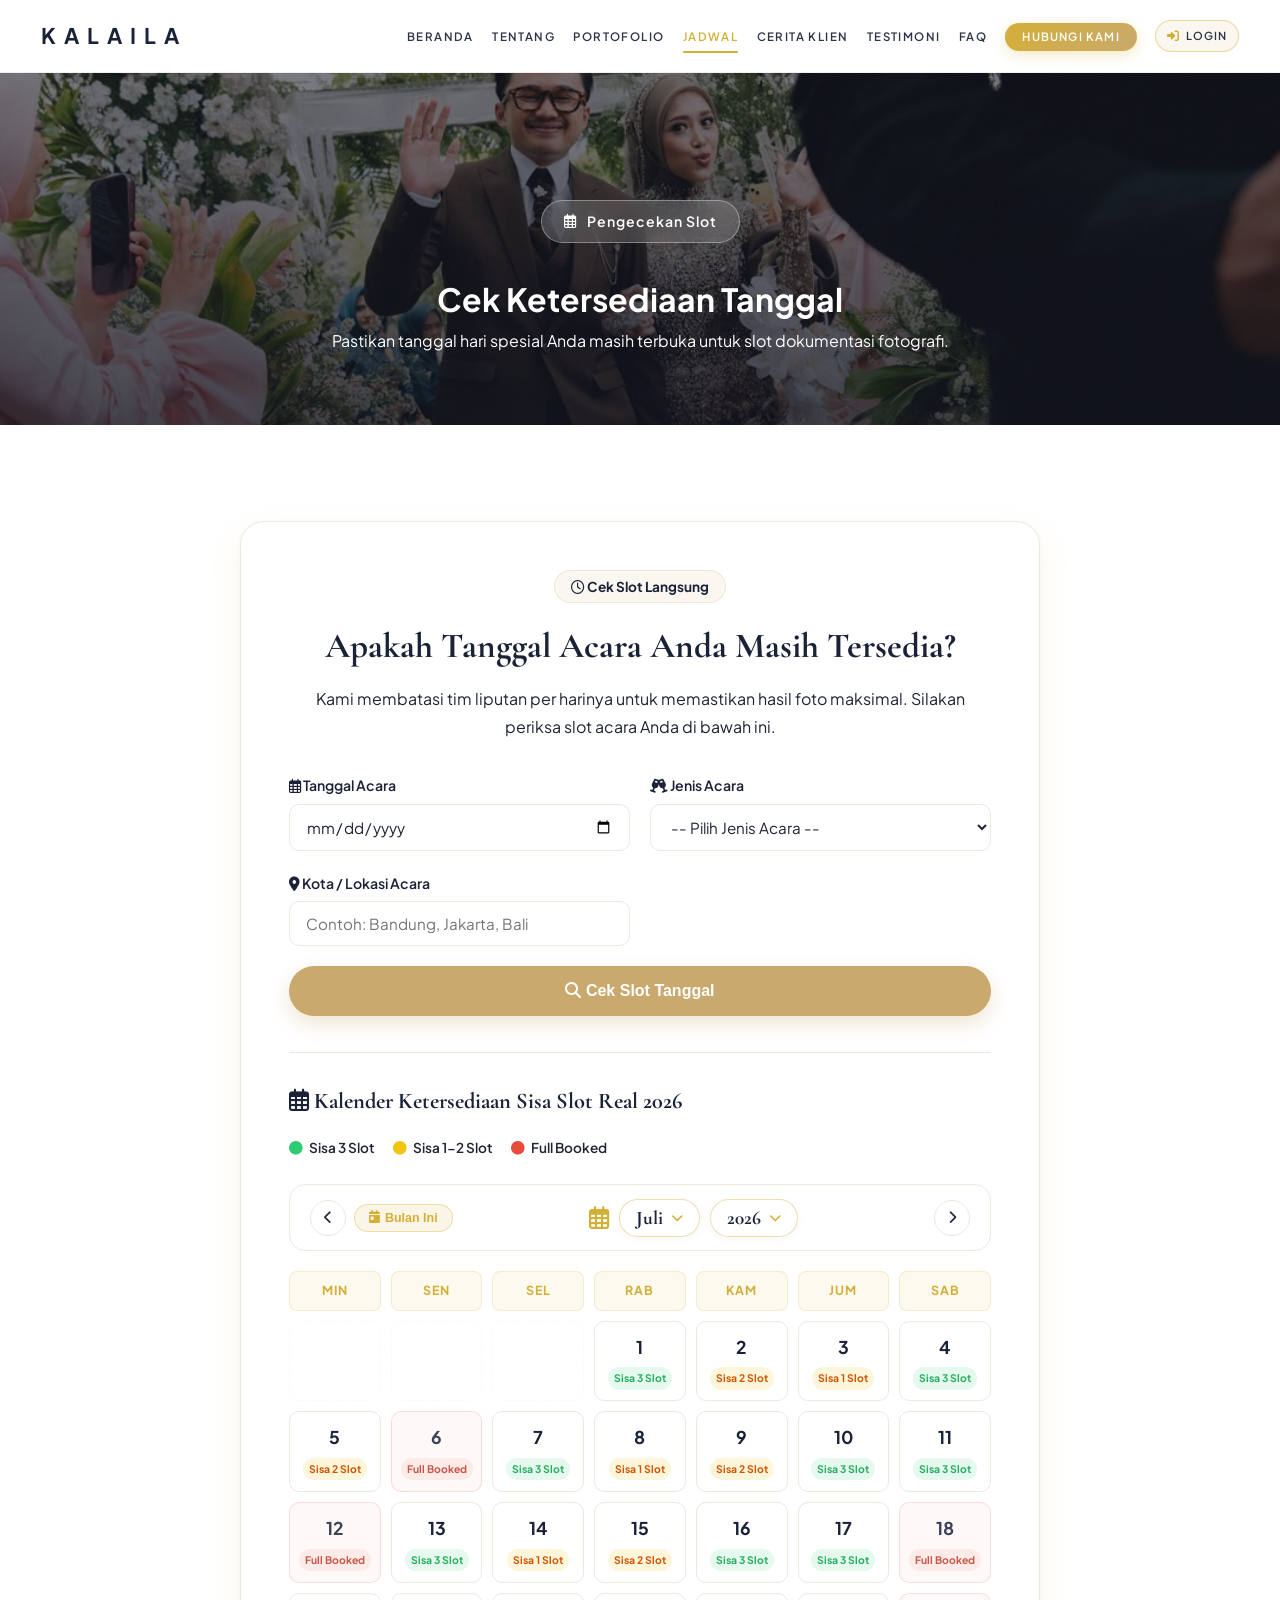
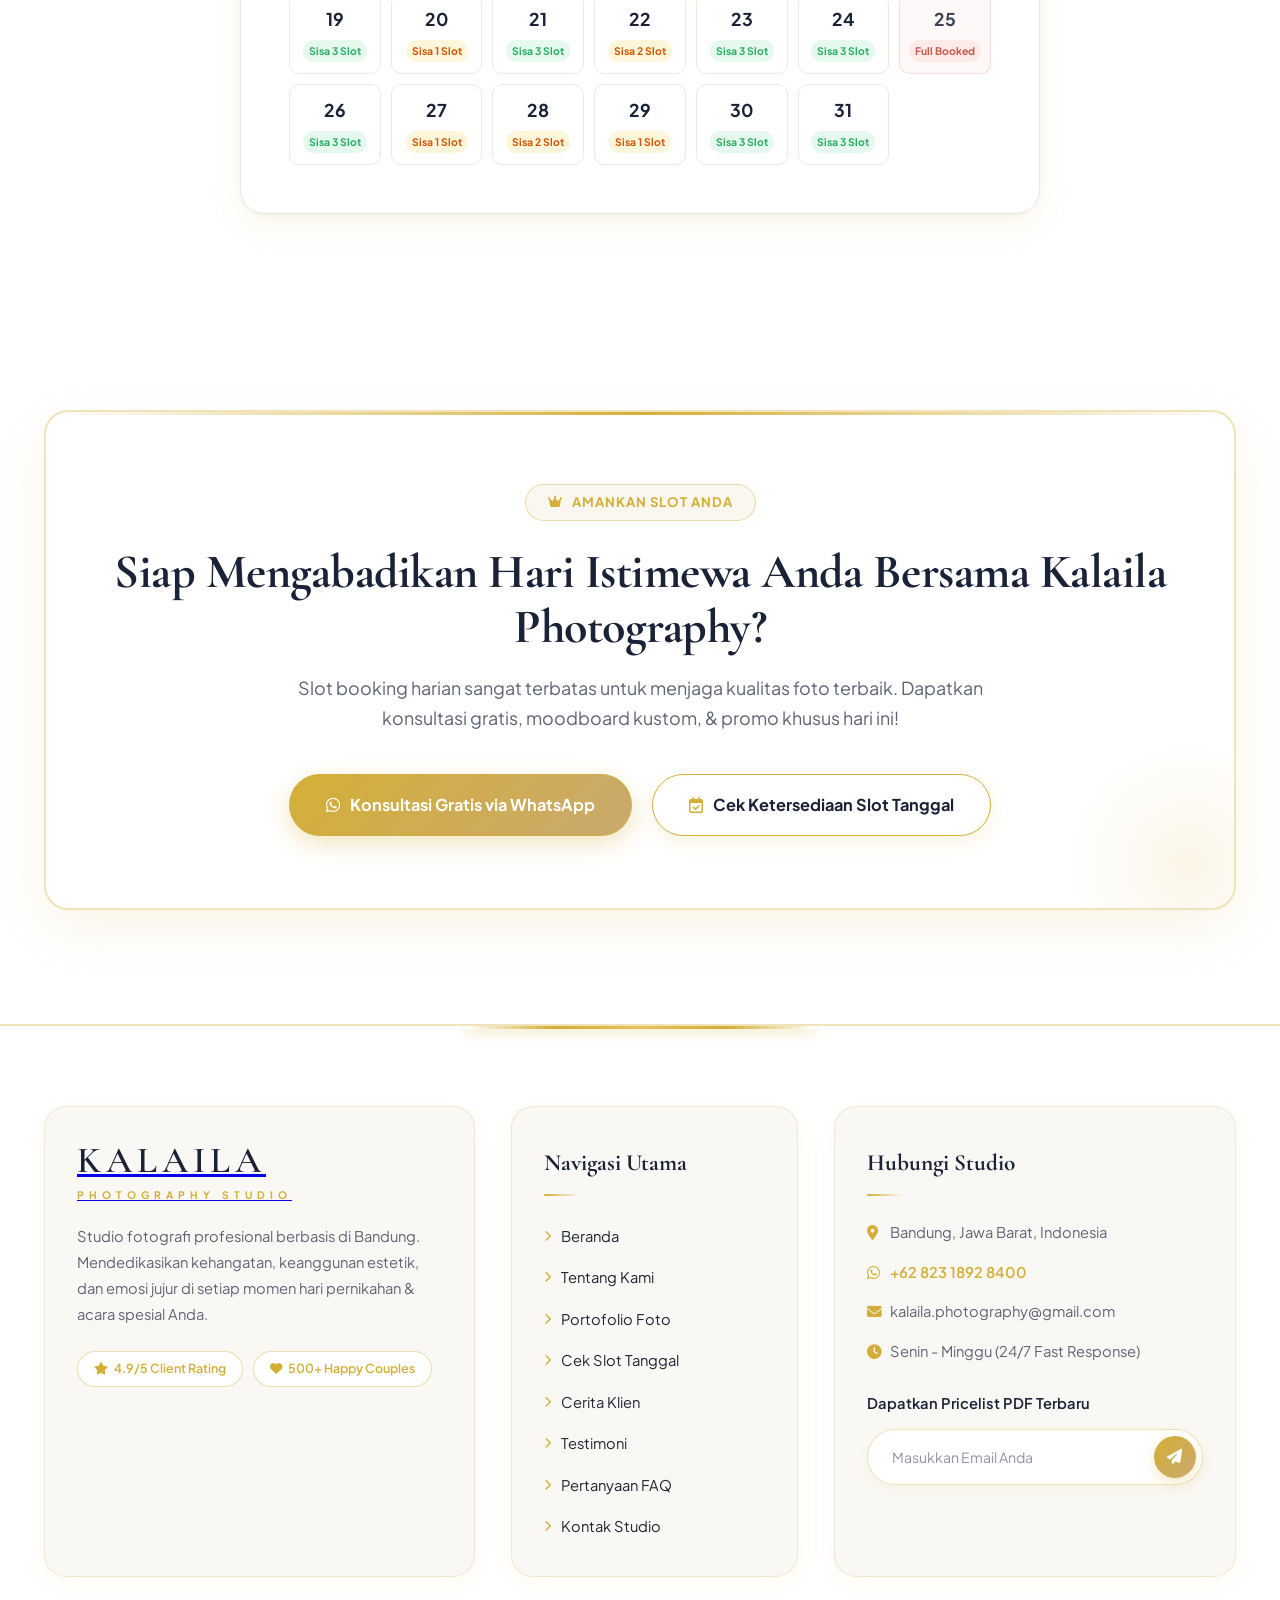
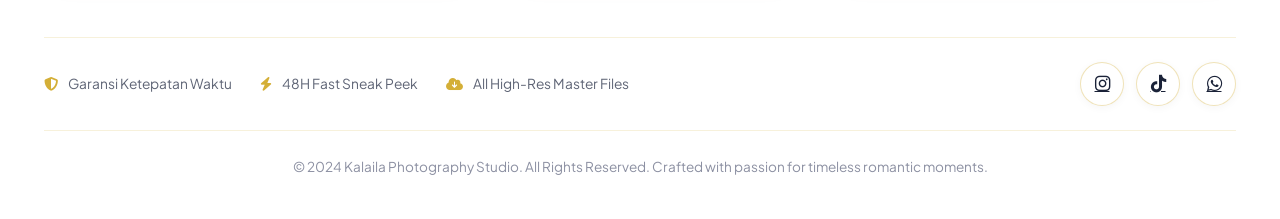
<file: availability.html>
<!DOCTYPE html>
<html lang="id">

<head>
    <meta charset="UTF-8">
    <meta name="viewport" content="width=device-width, initial-scale=1.0">
    <title>Cek Ketersediaan Tanggal | Kalaila Photography</title>
    <link rel="stylesheet" href="css/styles.css">
    <link rel="stylesheet" href="https://cdnjs.cloudflare.com/ajax/libs/font-awesome/6.4.0/css/all.min.css">
</head>

<body>

    <!-- Fullscreen Page Transition Loader -->
    <div id="pageLoader" class="page-loader">
        <div class="loader-content">
            <div class="loader-icon"><i class="fas fa-camera-retro"></i></div>
            <h2 class="loader-logo">kalaila.photography</h2>
            <div class="loader-bar">
                <div class="loader-progress"></div>
            </div>
        </div>
    </div>

    <!-- Top Promo Countdown Bar -->
    <div class="top-bar">
        <div class="container">
            <div class="top-bar-content">
                <span><i class="fas fa-sparkles"></i> <strong>Promo Musim Nikah:</strong> Free Printed Canvas 40x60cm +
                    Frame & Wooden USB untuk Booking Bulan Ini!</span>
            </div>
        </div>
    </div>

    <!-- Navigation -->
    <nav class="navbar">
        <div class="container">
            <div class="nav-content">
                <a href="index.html" class="logo">
                    <h1>KALAILA</h1>
                    <span>PHOTOGRAPHY</span>
                </a>
                <ul class="nav-menu">
                    <li><a href="index.html">Beranda</a></li>
                    <li><a href="about.html">Tentang</a></li>
                    <li><a href="portfolio.html">Portofolio</a></li>
                    <li><a href="availability.html" class="active">Jadwal</a></li>
                    <li><a href="stories.html">Cerita Klien</a></li>
                    <li><a href="testimonials.html">Testimoni</a></li>
                    <li><a href="faq.html">FAQ</a></li>
                    <li><a href="contact.html" class="nav-cta">Hubungi Kami</a></li>
                    <li><a href="admin-login.html" class="nav-admin-link" title="Login Admin"><i class="fas fa-sign-in-alt"></i> Login</a></li>
                </ul>
                <div class="hamburger">
                    <span></span>
                    <span></span>
                    <span></span>
                </div>
            </div>
        </div>
    </nav>

    <!-- Page Banner -->
    <header class="page-header-banner">
        <div class="hero-overlay"></div>
        <div class="hero-content">
            <div class="hero-badge"><i class="far fa-calendar-alt"></i> Pengecekan Slot</div>
            <h1>Cek Ketersediaan Tanggal</h1>
            <p>Pastikan tanggal hari spesial Anda masih terbuka untuk slot dokumentasi fotografi.</p>
        </div>
    </header>

    <!-- Interactive Availability Checker Section -->
    <section class="availability-section" style="padding: 96px 0;">
        <div class="container">
            <div class="availability-card">
                <div class="availability-text">
                    <span class="badge-accent"><i class="far fa-clock"></i> Cek Slot Langsung</span>
                    <h2>Apakah Tanggal Acara Anda Masih Tersedia?</h2>
                    <p>Kami membatasi tim liputan per harinya untuk memastikan hasil foto maksimal. Silakan periksa slot
                        acara Anda di bawah ini.</p>
                </div>

                <form class="availability-form" id="availabilityForm">
                    <div class="form-group">
                        <label for="eventDate"><i class="far fa-calendar-alt"></i> Tanggal Acara</label>
                        <input type="date" id="eventDate" required>
                    </div>
                    <div class="form-group">
                        <label for="eventType"><i class="fas fa-glass-cheers"></i> Jenis Acara</label>
                        <select id="eventType" required>
                            <option value="">-- Pilih Jenis Acara --</option>
                            <option value="Wedding Day (Akad & Resepsi)">Wedding Day (Akad & Resepsi)</option>
                            <option value="Pre-Wedding Photoshoot">Pre-Wedding Photoshoot</option>
                            <option value="Lamaran / Engagement / Sangjit">Lamaran / Engagement / Sangjit</option>
                            <option value="Maternity / Family Session">Maternity / Family Session</option>
                            <option value="Event / Corporate">Event / Corporate</option>
                        </select>
                    </div>
                    <div class="form-group">
                        <label for="eventCity"><i class="fas fa-map-marker-alt"></i> Kota / Lokasi Acara</label>
                        <input type="text" id="eventCity" placeholder="Contoh: Bandung, Jakarta, Bali" required>
                    </div>
                    <button type="submit" class="btn-check-availability"><i class="fas fa-search"></i> Cek Slot
                        Tanggal</button>
                </form>

                <div class="availability-result" id="availabilityResult"></div>

                <div class="calendar-status-overview">
                    <div class="calendar-status-header">
                        <h3><i class="far fa-calendar-alt"></i> Kalender Ketersediaan Sisa Slot Real 2026</h3>
                        <div class="calendar-legend">
                            <span class="legend-item available"><i class="fas fa-circle"></i> Sisa 3 Slot</span>
                            <span class="legend-item limited"><i class="fas fa-circle" style="color: #f1c40f;"></i> Sisa
                                1-2 Slot</span>
                            <span class="legend-item booked"><i class="fas fa-circle"></i> Full Booked</span>
                        </div>
                    </div>

                    <!-- Calendar Navigation Bar -->
                    <div class="calendar-controls-bar">
                        <div style="display: flex; gap: 8px; align-items: center;">
                            <button class="calendar-nav-btn" id="prevClientMonthBtn" title="Bulan Sebelumnya"><i
                                    class="fas fa-chevron-left"></i></button>
                            <button class="btn-today-jump" id="todayJumpClientBtn" title="Kembali ke Bulan Ini"><i
                                    class="fas fa-calendar-day"></i> Bulan Ini</button>
                        </div>
                        <div class="calendar-month-title">
                            <i class="far fa-calendar-alt" style="color: var(--gold-accent);"></i>
                            <select id="clientMonthSelect" class="calendar-select" aria-label="Pilih Bulan">
                                <option value="0">Januari</option>
                                <option value="1">Februari</option>
                                <option value="2">Maret</option>
                                <option value="3">April</option>
                                <option value="4">Mei</option>
                                <option value="5">Juni</option>
                                <option value="6" selected>Juli</option>
                                <option value="7">Agustus</option>
                                <option value="8">September</option>
                                <option value="9">Oktober</option>
                                <option value="10">November</option>
                                <option value="11">Desember</option>
                            </select>
                            <select id="clientYearSelect" class="calendar-select" aria-label="Pilih Tahun">
                                <option value="2025">2025</option>
                                <option value="2026" selected>2026</option>
                                <option value="2027">2027</option>
                                <option value="2028">2028</option>
                                <option value="2029">2029</option>
                                <option value="2030">2030</option>
                                <option value="2031">2031</option>
                                <option value="2032">2032</option>
                                <option value="2033">2033</option>
                                <option value="2034">2034</option>
                                <option value="2035">2035</option>
                                <option value="2036">2036</option>
                                <option value="2037">2037</option>
                                <option value="2038">2038</option>
                                <option value="2039">2039</option>
                                <option value="2040">2040</option>
                                <option value="2041">2041</option>
                                <option value="2042">2042</option>
                                <option value="2043">2043</option>
                                <option value="2044">2044</option>
                                <option value="2045">2045</option>
                                <option value="2046">2046</option>
                                <option value="2047">2047</option>
                                <option value="2048">2048</option>
                                <option value="2049">2049</option>
                                <option value="2050">2050</option>
                            </select>
                        </div>
                        <button class="calendar-nav-btn" id="nextClientMonthBtn" title="Bulan Berikutnya"><i
                                class="fas fa-chevron-right"></i></button>
                    </div>

                    <!-- Calendar Weekday Headers -->
                    <div class="calendar-week-headers">
                        <div>MIN</div>
                        <div>SEN</div>
                        <div>SEL</div>
                        <div>RAB</div>
                        <div>KAM</div>
                        <div>JUM</div>
                        <div>SAB</div>
                    </div>

                    <div class="calendar-dates-grid" id="calendarDatesGrid"></div>

                    <!-- Dynamic Selected Date Booking Banner -->
                    <div id="selectedDateBannerContainer"></div>
                </div>
            </div>
        </div>
    </section>

    <!-- Pre-Footer VIP Call to Action Banner -->
    <section class="pre-footer-cta">
        <div class="container">
            <div class="pre-footer-card">
                <div class="pre-footer-badge"><i class="fas fa-crown"></i> Amankan Slot Anda</div>
                <h2>Siap Mengabadikan Hari Istimewa Anda Bersama Kalaila Photography?</h2>
                <p>Slot booking harian sangat terbatas untuk menjaga kualitas foto terbaik. Dapatkan konsultasi gratis,
                    moodboard kustom, & promo khusus hari ini!</p>
                <div class="pre-footer-buttons">
                    <a href="https://wa.me/6282318928400?text=Halo%20Kalaila%20Photography,%20saya%20tertarik%20berkonsultasi%20mengenai%20paket%20foto%20dan%20promo%20terbaru."
                        target="_blank" class="cta-button primary">
                        <i class="fab fa-whatsapp"></i> Konsultasi Gratis via WhatsApp
                    </a>
                    <a href="availability.html" class="cta-button secondary">
                        <i class="far fa-calendar-check"></i> Cek Ketersediaan Slot Tanggal
                    </a>
                </div>
            </div>
        </div>
    </section>

    <!-- Main Multi-Column Footer -->
    <footer class="footer-main">
        <div class="container">
            <div class="footer-grid">
                <div class="footer-col footer-brand">
                    <a href="index.html" class="footer-logo">
                        <h2>KALAILA</h2>
                        <span>PHOTOGRAPHY STUDIO</span>
                    </a>
                    <p class="footer-bio">Studio fotografi profesional berbasis di Bandung. Mendedikasikan kehangatan,
                        keanggunan estetik, dan emosi jujur di setiap momen hari pernikahan & acara spesial Anda.</p>
                    <div class="footer-trust-pills">
                        <span><i class="fas fa-star"></i> 4.9/5 Client Rating</span>
                        <span><i class="fas fa-heart"></i> 500+ Happy Couples</span>
                    </div>
                </div>

                <div class="footer-col">
                    <h4 class="footer-col-title">Navigasi Utama</h4>
                    <ul class="footer-links">
                        <li><a href="index.html"><i class="fas fa-chevron-right"></i> Beranda</a></li>
                        <li><a href="about.html"><i class="fas fa-chevron-right"></i> Tentang Kami</a></li>
                        <li><a href="portfolio.html"><i class="fas fa-chevron-right"></i> Portofolio Foto</a></li>

                        <li><a href="availability.html"><i class="fas fa-chevron-right"></i> Cek Slot Tanggal</a></li>
                        <li><a href="stories.html"><i class="fas fa-chevron-right"></i> Cerita Klien</a></li>
                        <li><a href="testimonials.html"><i class="fas fa-chevron-right"></i> Testimoni</a></li>
                        <li><a href="faq.html"><i class="fas fa-chevron-right"></i> Pertanyaan FAQ</a></li>
                        <li><a href="contact.html"><i class="fas fa-chevron-right"></i> Kontak Studio</a></li>
                    </ul>
                </div>

                <div class="footer-col">
                    <h4 class="footer-col-title">Hubungi Studio</h4>
                    <div class="footer-contact-list">
                        <p><i class="fas fa-map-marker-alt"></i> Bandung, Jawa Barat, Indonesia</p>
                        <p><i class="fab fa-whatsapp"></i> <a href="https://wa.me/6282318928400" target="_blank">+62 823
                                1892 8400</a></p>
                        <p><i class="fas fa-envelope"></i> kalaila.photography@gmail.com</p>
                        <p><i class="fas fa-clock"></i> Senin - Minggu (24/7 Fast Response)</p>
                    </div>

                    <div class="footer-newsletter">
                        <h5>Dapatkan Pricelist PDF Terbaru</h5>
                        <form class="newsletter-form" id="newsletterForm">
                            <input type="email" placeholder="Masukkan Email Anda" required>
                            <button type="submit" title="Kirim"><i class="fas fa-paper-plane"></i></button>
                        </form>
                    </div>
                </div>
            </div>

            <div class="footer-middle-bar">
                <div class="footer-guarantees">
                    <span><i class="fas fa-shield-alt"></i> Garansi Ketepatan Waktu</span>
                    <span><i class="fas fa-bolt"></i> 48H Fast Sneak Peek</span>
                    <span><i class="fas fa-cloud-download-alt"></i> All High-Res Master Files</span>
                </div>
                <div class="footer-social-links">
                    <a href="https://www.instagram.com/kalaila.photography/" title="Instagram" target="_blank"><i
                            class="fab fa-instagram"></i></a>
                    <a href="https://www.tiktok.com/@kalaila.photo?is_from_webapp=1&sender_device=pc" title="TikTok"
                        target="_blank"><i class="fab fa-tiktok"></i></a>
                    <a href="https://wa.me/6282318928400" title="WhatsApp" target="_blank"><i
                            class="fab fa-whatsapp"></i></a>
                </div>
            </div>

            <div class="footer-bottom">
                <p>&copy; 2024 Kalaila Photography Studio. All Rights Reserved. Crafted with passion for timeless
                    romantic moments.</p>
            </div>
        </div>
    </footer>

    <!-- Recent Client Booking Toast Notification -->
    <div class="booking-toast" id="bookingToast">
        <div class="toast-icon"><i class="fas fa-check"></i></div>
        <div class="toast-text">
            <h5 id="toastName">Rian & Maya baru mengamankan slot!</h5>
            <p id="toastEvent">Signature Package • Bandung</p>
            <div class="toast-time" id="toastTime">8 menit lalu</div>
        </div>
    </div>

    <script src="js/script.js"></script>
</body>

</html>
</file>
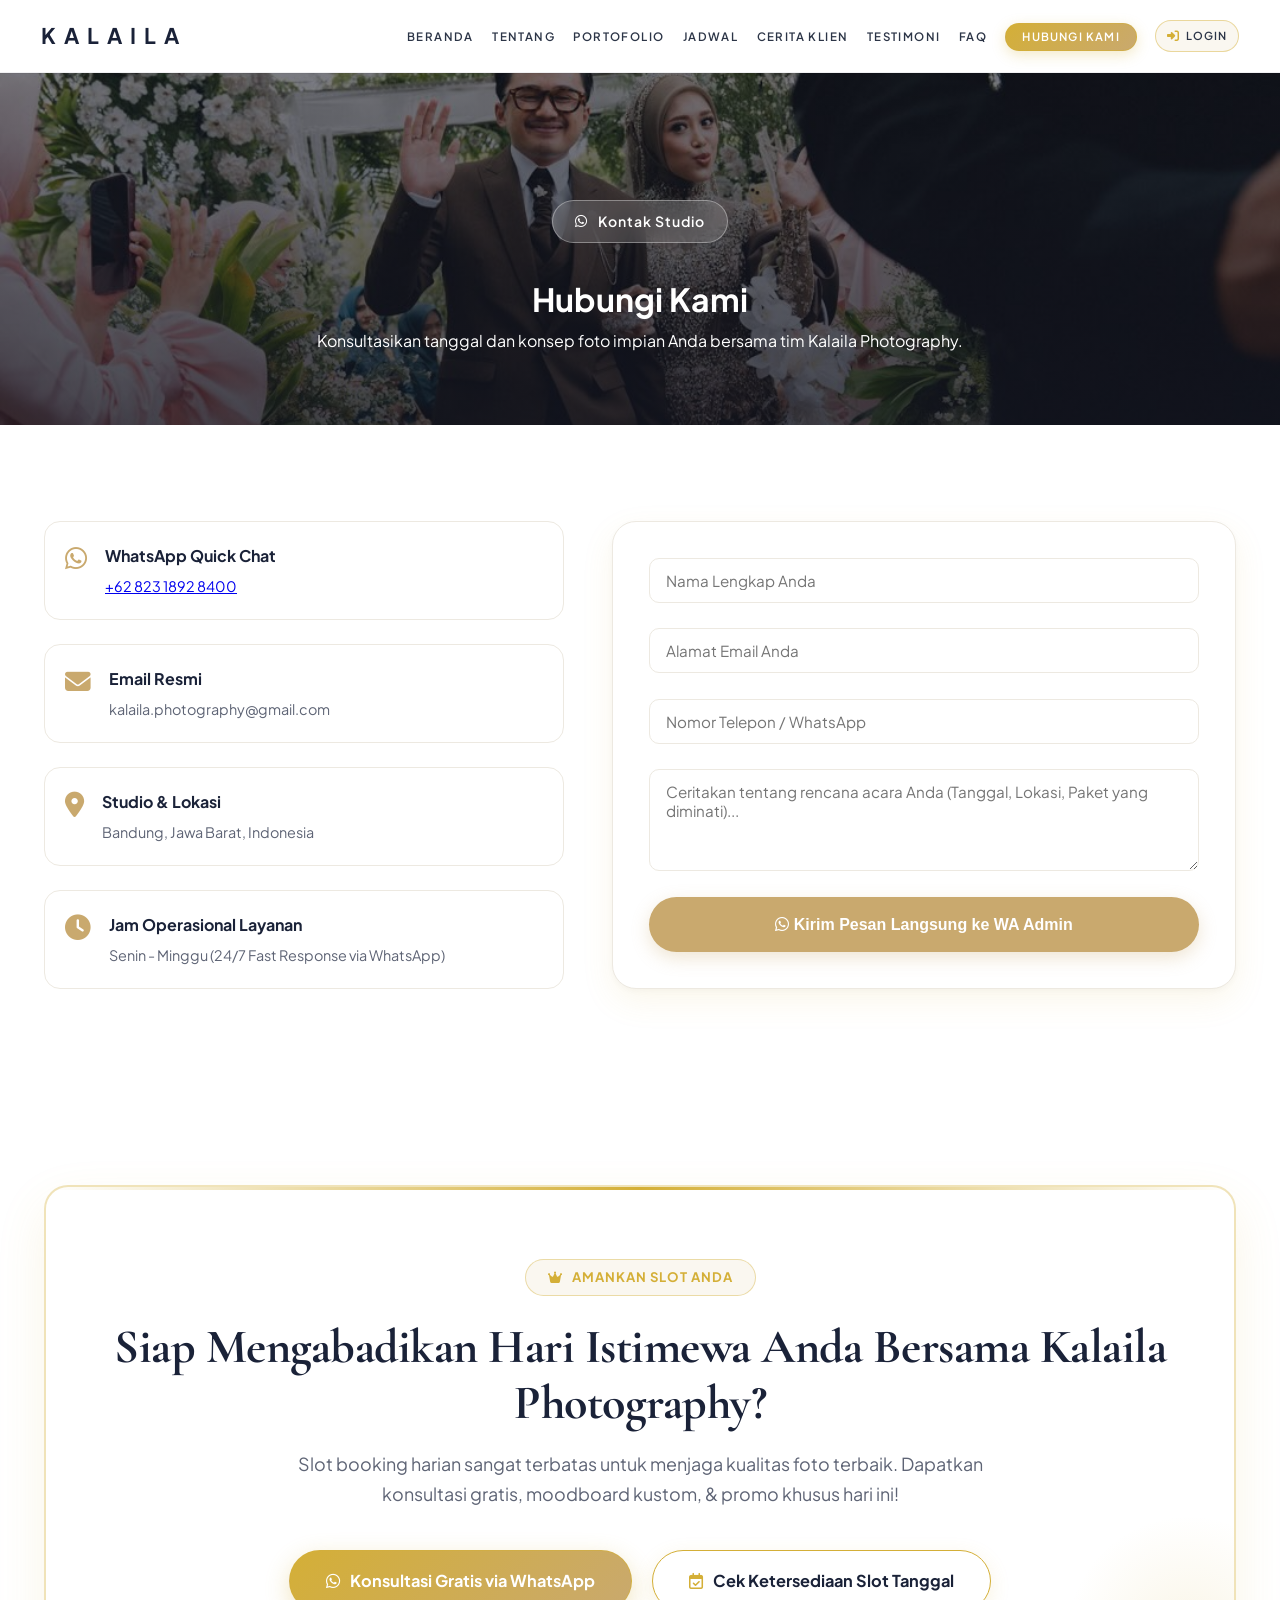
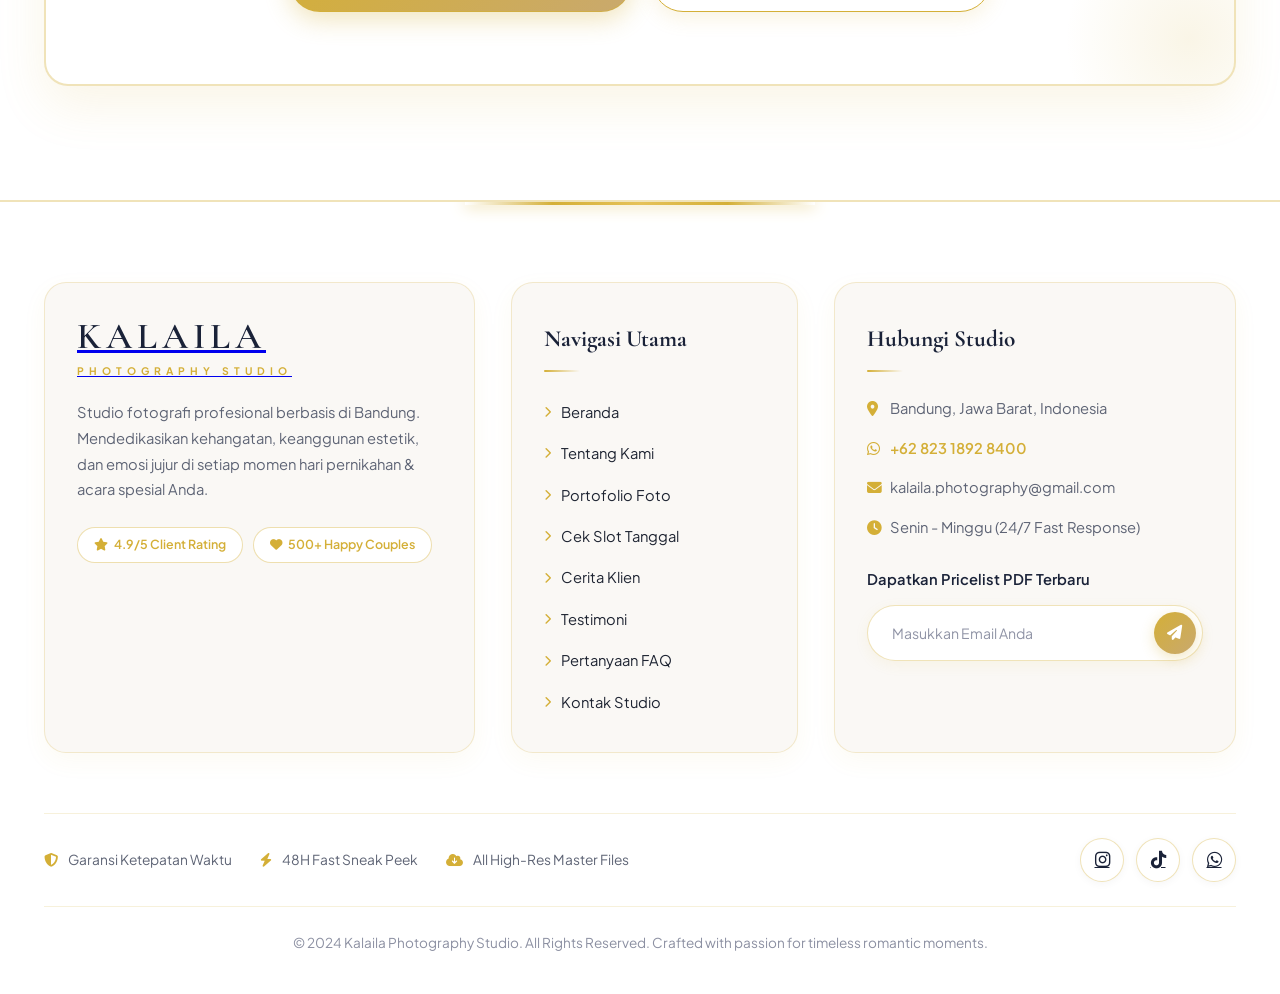
<file: contact.html>
<!DOCTYPE html>
<html lang="id">
<head>
    <meta charset="UTF-8">
    <meta name="viewport" content="width=device-width, initial-scale=1.0">
    <title>Hubungi Kami | Kalaila Photography</title>
    <link rel="stylesheet" href="css/styles.css">
    <link rel="stylesheet" href="https://cdnjs.cloudflare.com/ajax/libs/font-awesome/6.4.0/css/all.min.css">
</head>
<body>

    <!-- Fullscreen Page Transition Loader -->
    <div id="pageLoader" class="page-loader">
        <div class="loader-content">
            <div class="loader-icon"><i class="fas fa-camera-retro"></i></div>
            <h2 class="loader-logo">kalaila.photography</h2>
            <div class="loader-bar"><div class="loader-progress"></div></div>
        </div>
    </div>

    <!-- Top Promo Countdown Bar -->
    <div class="top-bar">
        <div class="container">
            <div class="top-bar-content">
                <span><i class="fas fa-sparkles"></i> <strong>Promo Musim Nikah:</strong> Free Printed Canvas 40x60cm + Frame & Wooden USB untuk Booking Bulan Ini!</span>
            </div>
        </div>
    </div>

    <!-- Navigation -->
    <nav class="navbar">
        <div class="container">
            <div class="nav-content">
                <a href="index.html" class="logo">
                    <h1>KALAILA</h1>
                    <span>PHOTOGRAPHY</span>
                </a>
                <ul class="nav-menu">
                    <li><a href="index.html">Beranda</a></li>
                    <li><a href="about.html">Tentang</a></li>
                    <li><a href="portfolio.html">Portofolio</a></li>
                    <li><a href="availability.html">Jadwal</a></li>
                    <li><a href="stories.html">Cerita Klien</a></li>
                    <li><a href="testimonials.html">Testimoni</a></li>
                    <li><a href="faq.html">FAQ</a></li>
                    <li><a href="contact.html" class="nav-cta active">Hubungi Kami</a></li>
                    <li><a href="admin-login.html" class="nav-admin-link" title="Login Admin"><i class="fas fa-sign-in-alt"></i> Login</a></li>
                </ul>
                <div class="hamburger">
                    <span></span>
                    <span></span>
                    <span></span>
                </div>
            </div>
        </div>
    </nav>

    <!-- Page Banner -->
    <header class="page-header-banner">
        <div class="hero-overlay"></div>
        <div class="hero-content">
            <div class="hero-badge"><i class="fab fa-whatsapp"></i> Kontak Studio</div>
            <h1>Hubungi Kami</h1>
            <p>Konsultasikan tanggal dan konsep foto impian Anda bersama tim Kalaila Photography.</p>
        </div>
    </header>

    <!-- Contact Section -->
    <section class="contact" style="padding: 96px 0;">
        <div class="container">
            <div class="contact-content">
                <div class="contact-info">
                    <div class="info-item">
                        <i class="fab fa-whatsapp"></i>
                        <div>
                            <h4>WhatsApp Quick Chat</h4>
                            <p><a href="https://wa.me/6282318928400" target="_blank" rel="noopener noreferrer">+62 823 1892 8400</a></p>
                        </div>
                    </div>
                    <div class="info-item">
                        <i class="fas fa-envelope"></i>
                        <div>
                            <h4>Email Resmi</h4>
                            <p>kalaila.photography@gmail.com</p>
                        </div>
                    </div>
                    <div class="info-item">
                        <i class="fas fa-map-marker-alt"></i>
                        <div>
                            <h4>Studio & Lokasi</h4>
                            <p>Bandung, Jawa Barat, Indonesia</p>
                        </div>
                    </div>
                    <div class="info-item">
                        <i class="fas fa-clock"></i>
                        <div>
                            <h4>Jam Operasional Layanan</h4>
                            <p>Senin - Minggu (24/7 Fast Response via WhatsApp)</p>
                        </div>
                    </div>
                </div>

                <form class="contact-form" id="contactForm">
                    <div class="form-group">
                        <input type="text" id="contactName" placeholder="Nama Lengkap Anda" required>
                    </div>
                    <div class="form-group">
                        <input type="email" id="contactEmail" placeholder="Alamat Email Anda" required>
                    </div>
                    <div class="form-group">
                        <input type="tel" id="contactPhone" placeholder="Nomor Telepon / WhatsApp" required>
                    </div>
                    <div class="form-group">
                        <textarea id="contactMessage" placeholder="Ceritakan tentang rencana acara Anda (Tanggal, Lokasi, Paket yang diminati)..." rows="4" required></textarea>
                    </div>
                    <button type="submit" class="submit-button"><i class="fab fa-whatsapp"></i> Kirim Pesan Langsung ke WA Admin</button>
                </form>
            </div>
        </div>
    </section>

    <!-- Pre-Footer VIP Call to Action Banner -->
    <section class="pre-footer-cta">
        <div class="container">
            <div class="pre-footer-card">
                <div class="pre-footer-badge"><i class="fas fa-crown"></i> Amankan Slot Anda</div>
                <h2>Siap Mengabadikan Hari Istimewa Anda Bersama Kalaila Photography?</h2>
                <p>Slot booking harian sangat terbatas untuk menjaga kualitas foto terbaik. Dapatkan konsultasi gratis, moodboard kustom, & promo khusus hari ini!</p>
                <div class="pre-footer-buttons">
                    <a href="https://wa.me/6282318928400?text=Halo%20Kalaila%20Photography,%20saya%20tertarik%20berkonsultasi%20mengenai%20paket%20foto%20dan%20promo%20terbaru." target="_blank" class="cta-button primary">
                        <i class="fab fa-whatsapp"></i> Konsultasi Gratis via WhatsApp
                    </a>
                    <a href="availability.html" class="cta-button secondary">
                        <i class="far fa-calendar-check"></i> Cek Ketersediaan Slot Tanggal
                    </a>
                </div>
            </div>
        </div>
    </section>

    <!-- Main Multi-Column Footer -->
    <footer class="footer-main">
        <div class="container">
            <div class="footer-grid">
                <div class="footer-col footer-brand">
                    <a href="index.html" class="footer-logo">
                        <h2>KALAILA</h2>
                        <span>PHOTOGRAPHY STUDIO</span>
                    </a>
                    <p class="footer-bio">Studio fotografi profesional berbasis di Bandung. Mendedikasikan kehangatan, keanggunan estetik, dan emosi jujur di setiap momen hari pernikahan & acara spesial Anda.</p>
                    <div class="footer-trust-pills">
                        <span><i class="fas fa-star"></i> 4.9/5 Client Rating</span>
                        <span><i class="fas fa-heart"></i> 500+ Happy Couples</span>
                    </div>
                </div>

                <div class="footer-col">
                    <h4 class="footer-col-title">Navigasi Utama</h4>
                    <ul class="footer-links">
                        <li><a href="index.html"><i class="fas fa-chevron-right"></i> Beranda</a></li>
                        <li><a href="about.html"><i class="fas fa-chevron-right"></i> Tentang Kami</a></li>
                        <li><a href="portfolio.html"><i class="fas fa-chevron-right"></i> Portofolio Foto</a></li>

                        <li><a href="availability.html"><i class="fas fa-chevron-right"></i> Cek Slot Tanggal</a></li>
                        <li><a href="stories.html"><i class="fas fa-chevron-right"></i> Cerita Klien</a></li>
                        <li><a href="testimonials.html"><i class="fas fa-chevron-right"></i> Testimoni</a></li>
                        <li><a href="faq.html"><i class="fas fa-chevron-right"></i> Pertanyaan FAQ</a></li>
                        <li><a href="contact.html"><i class="fas fa-chevron-right"></i> Kontak Studio</a></li>
                    </ul>
                </div>

                <div class="footer-col">
                    <h4 class="footer-col-title">Hubungi Studio</h4>
                    <div class="footer-contact-list">
                        <p><i class="fas fa-map-marker-alt"></i> Bandung, Jawa Barat, Indonesia</p>
                        <p><i class="fab fa-whatsapp"></i> <a href="https://wa.me/6282318928400" target="_blank">+62 823 1892 8400</a></p>
                        <p><i class="fas fa-envelope"></i> kalaila.photography@gmail.com</p>
                        <p><i class="fas fa-clock"></i> Senin - Minggu (24/7 Fast Response)</p>
                    </div>

                    <div class="footer-newsletter">
                        <h5>Dapatkan Pricelist PDF Terbaru</h5>
                        <form class="newsletter-form" id="newsletterForm">
                            <input type="email" placeholder="Masukkan Email Anda" required>
                            <button type="submit" title="Kirim"><i class="fas fa-paper-plane"></i></button>
                        </form>
                    </div>
                </div>
            </div>

            <div class="footer-middle-bar">
                <div class="footer-guarantees">
                    <span><i class="fas fa-shield-alt"></i> Garansi Ketepatan Waktu</span>
                    <span><i class="fas fa-bolt"></i> 48H Fast Sneak Peek</span>
                    <span><i class="fas fa-cloud-download-alt"></i> All High-Res Master Files</span>
                </div>
                <div class="footer-social-links">
                    <a href="https://www.instagram.com/kalaila.photography/" title="Instagram" target="_blank"><i class="fab fa-instagram"></i></a>
                    <a href="https://www.tiktok.com/@kalaila.photo?is_from_webapp=1&sender_device=pc" title="TikTok" target="_blank"><i class="fab fa-tiktok"></i></a>
                    <a href="https://wa.me/6282318928400" title="WhatsApp" target="_blank"><i class="fab fa-whatsapp"></i></a>
                </div>
            </div>

            <div class="footer-bottom">
                <p>&copy; 2024 Kalaila Photography Studio. All Rights Reserved. Crafted with passion for timeless romantic moments.</p>
            </div>
        </div>
    </footer>

    <!-- Recent Client Booking Toast Notification -->
    <div class="booking-toast" id="bookingToast">
        <div class="toast-icon"><i class="fas fa-check"></i></div>
        <div class="toast-text">
            <h5 id="toastName">Rian & Maya baru mengamankan slot!</h5>
            <p id="toastEvent">Signature Package • Bandung</p>
            <div class="toast-time" id="toastTime">8 menit lalu</div>
        </div>
    </div>

    <script src="js/script.js"></script>
</body>
</html>
</file>
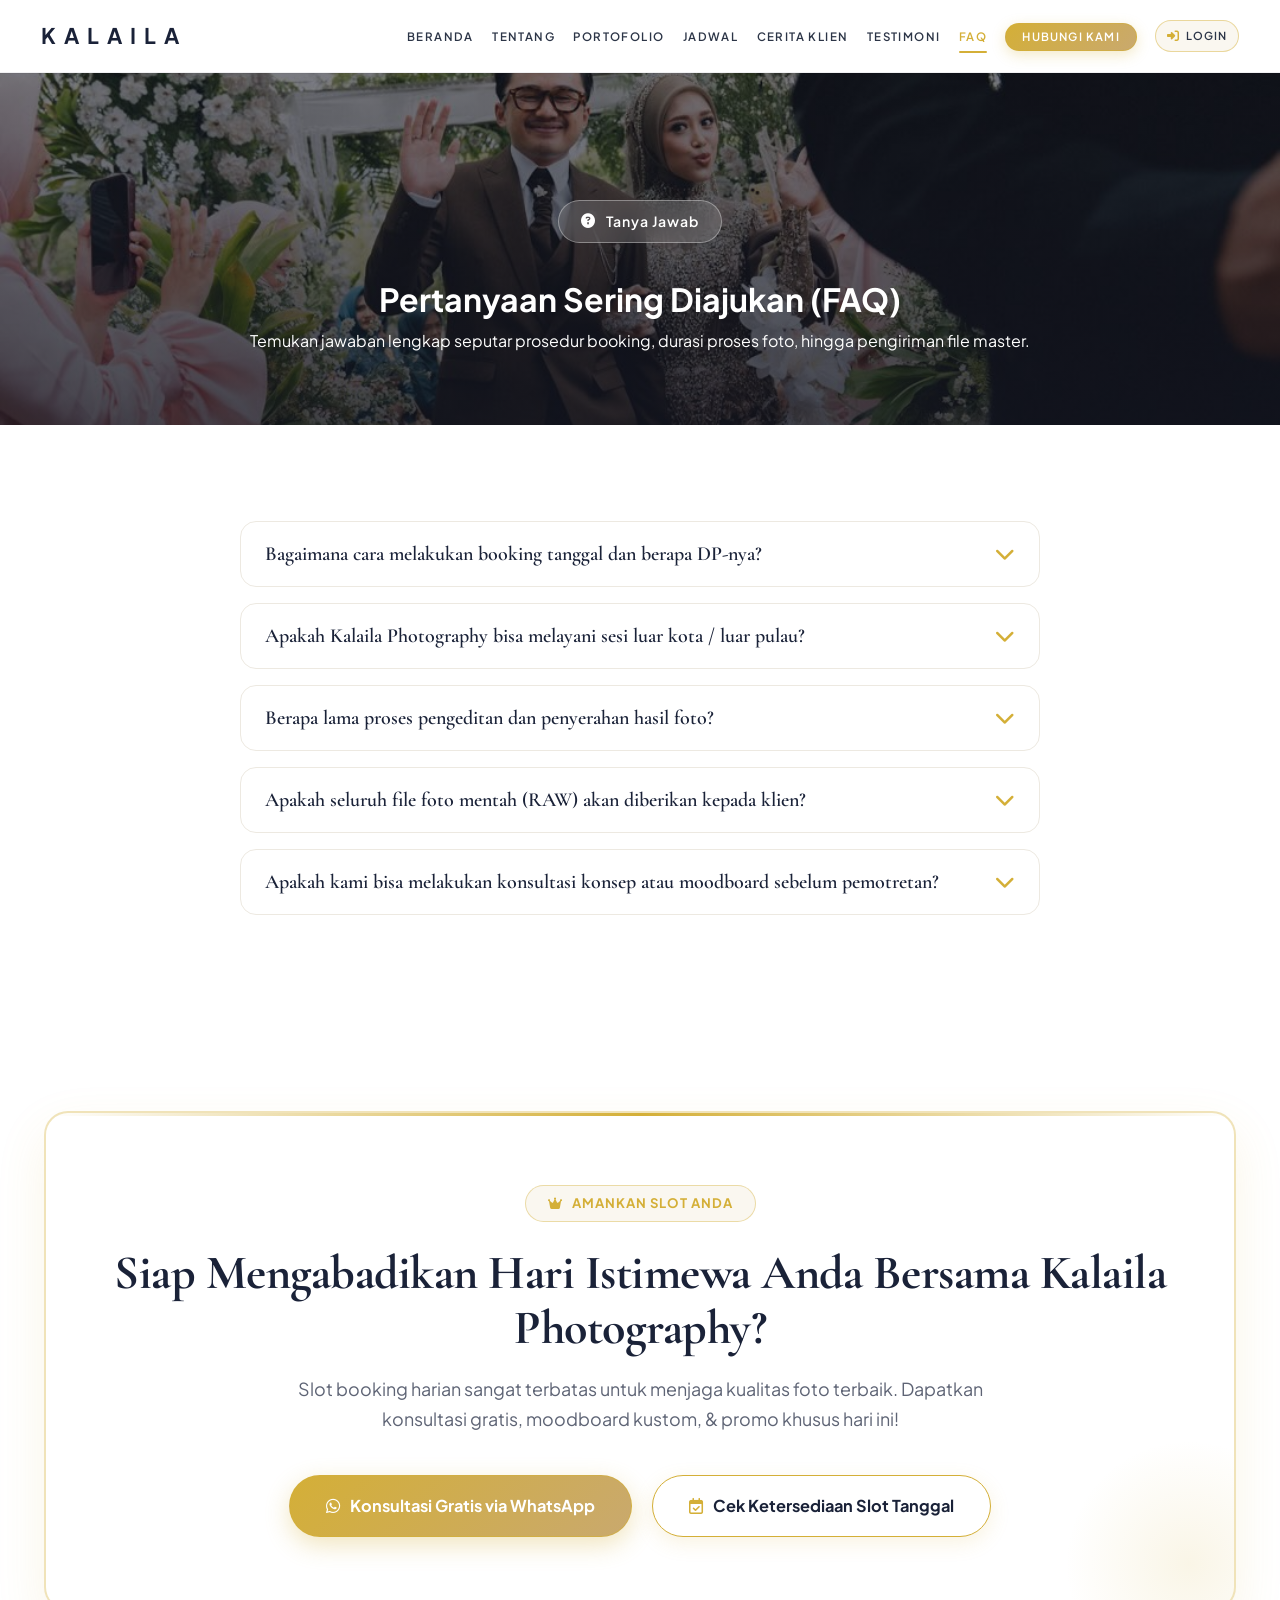
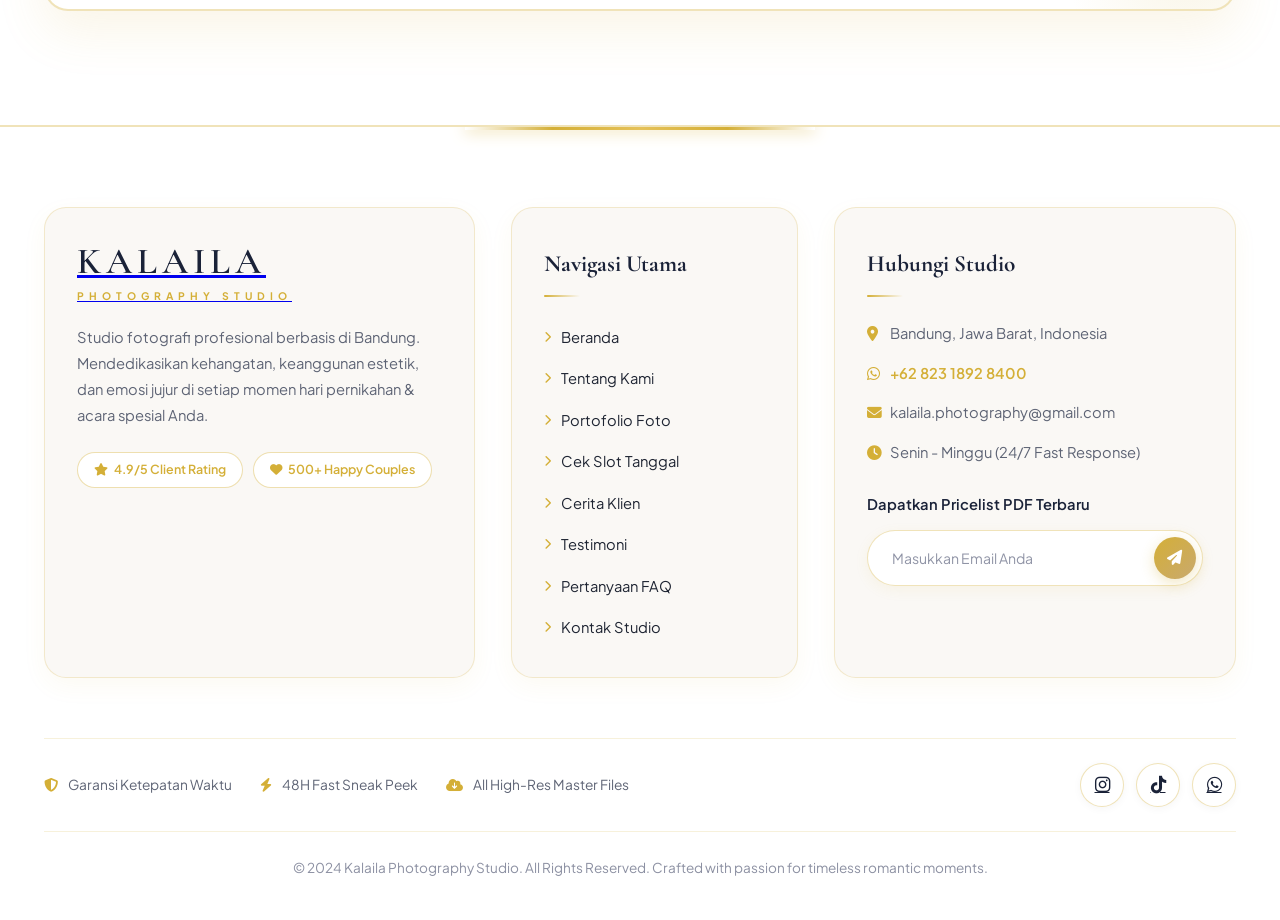
<file: faq.html>
<!DOCTYPE html>
<html lang="id">
<head>
    <meta charset="UTF-8">
    <meta name="viewport" content="width=device-width, initial-scale=1.0">
    <title>FAQ Pertanyaan | Kalaila Photography</title>
    <link rel="stylesheet" href="css/styles.css">
    <link rel="stylesheet" href="https://cdnjs.cloudflare.com/ajax/libs/font-awesome/6.4.0/css/all.min.css">
</head>
<body>

    <!-- Fullscreen Page Transition Loader -->
    <div id="pageLoader" class="page-loader">
        <div class="loader-content">
            <div class="loader-icon"><i class="fas fa-camera-retro"></i></div>
            <h2 class="loader-logo">kalaila.photography</h2>
            <div class="loader-bar"><div class="loader-progress"></div></div>
        </div>
    </div>

    <!-- Top Promo Countdown Bar -->
    <div class="top-bar">
        <div class="container">
            <div class="top-bar-content">
                <span><i class="fas fa-sparkles"></i> <strong>Promo Musim Nikah:</strong> Free Printed Canvas 40x60cm + Frame & Wooden USB untuk Booking Bulan Ini!</span>
            </div>
        </div>
    </div>

    <!-- Navigation -->
    <nav class="navbar">
        <div class="container">
            <div class="nav-content">
                <a href="index.html" class="logo">
                    <h1>KALAILA</h1>
                    <span>PHOTOGRAPHY</span>
                </a>
                <ul class="nav-menu">
                    <li><a href="index.html">Beranda</a></li>
                    <li><a href="about.html">Tentang</a></li>
                    <li><a href="portfolio.html">Portofolio</a></li>
                    <li><a href="availability.html">Jadwal</a></li>
                    <li><a href="stories.html">Cerita Klien</a></li>
                    <li><a href="testimonials.html">Testimoni</a></li>
                    <li><a href="faq.html" class="active">FAQ</a></li>
                    <li><a href="contact.html" class="nav-cta">Hubungi Kami</a></li>
                    <li><a href="admin-login.html" class="nav-admin-link" title="Login Admin"><i class="fas fa-sign-in-alt"></i> Login</a></li>
                </ul>
                <div class="hamburger">
                    <span></span>
                    <span></span>
                    <span></span>
                </div>
            </div>
        </div>
    </nav>

    <!-- Page Banner -->
    <header class="page-header-banner">
        <div class="hero-overlay"></div>
        <div class="hero-content">
            <div class="hero-badge"><i class="fas fa-question-circle"></i> Tanya Jawab</div>
            <h1>Pertanyaan Sering Diajukan (FAQ)</h1>
            <p>Temukan jawaban lengkap seputar prosedur booking, durasi proses foto, hingga pengiriman file master.</p>
        </div>
    </header>

    <!-- FAQ Section -->
    <section class="faq-section" style="padding: 96px 0;">
        <div class="container">
            <div class="faq-accordion">
                <div class="faq-item">
                    <button class="faq-question">
                        <span>Bagaimana cara melakukan booking tanggal dan berapa DP-nya?</span>
                        <i class="fas fa-chevron-down faq-icon"></i>
                    </button>
                    <div class="faq-answer">
                        <p>Anda cukup mengisi form ketersediaan tanggal atau menghubungi kami via WhatsApp. Booking akan resmi terkonfirmasi setelah pembayaran Down Payment (DP) sebesar 30% dari nilai paket.</p>
                    </div>
                </div>

                <div class="faq-item">
                    <button class="faq-question">
                        <span>Apakah Kalaila Photography bisa melayani sesi luar kota / luar pulau?</span>
                        <i class="fas fa-chevron-down faq-icon"></i>
                    </button>
                    <div class="faq-answer">
                        <p>Ya, tentu saja! Kami menerima panggilan dokumentasi di seluruh kota di Indonesia maupun luar negeri (*Destination Wedding*). Untuk luar kota Bandung, akan ada biaya penyesuaian akomodasi dan transportasi tim.</p>
                    </div>
                </div>

                <div class="faq-item">
                    <button class="faq-question">
                        <span>Berapa lama proses pengeditan dan penyerahan hasil foto?</span>
                        <i class="fas fa-chevron-down faq-icon"></i>
                    </button>
                    <div class="faq-answer">
                        <p>Preview foto cepat (*sneak peek*) akan dikirimkan dalam 48 jam setelah acara. File master foto lengkap yang teredit akan diserahkan dalam kurun waktu 14-21 hari kerja via Google Drive & Flashdisk USB.</p>
                    </div>
                </div>

                <div class="faq-item">
                    <button class="faq-question">
                        <span>Apakah seluruh file foto mentah (RAW) akan diberikan kepada klien?</span>
                        <i class="fas fa-chevron-down faq-icon"></i>
                    </button>
                    <div class="faq-answer">
                        <p>Kami memberikan SELURUH foto hasil jepretan yang sudah tersaring dan mengalami proses *color correction* dasar dalam bentuk format JPG resolusi tinggi tanpa biaya tambahan.</p>
                    </div>
                </div>

                <div class="faq-item">
                    <button class="faq-question">
                        <span>Apakah kami bisa melakukan konsultasi konsep atau moodboard sebelum pemotretan?</span>
                        <i class="fas fa-chevron-down faq-icon"></i>
                    </button>
                    <div class="faq-answer">
                        <p>Sangat bisa! Kami menyediakan sesi diskusi dan pembuatan moodboard khusus (*outfit guide, tone warna, referensi gaya*) agar foto yang dihasilkan sesuai dengan impian Anda.</p>
                    </div>
                </div>
            </div>
        </div>
    </section>

    <!-- Pre-Footer VIP Call to Action Banner -->
    <section class="pre-footer-cta">
        <div class="container">
            <div class="pre-footer-card">
                <div class="pre-footer-badge"><i class="fas fa-crown"></i> Amankan Slot Anda</div>
                <h2>Siap Mengabadikan Hari Istimewa Anda Bersama Kalaila Photography?</h2>
                <p>Slot booking harian sangat terbatas untuk menjaga kualitas foto terbaik. Dapatkan konsultasi gratis, moodboard kustom, & promo khusus hari ini!</p>
                <div class="pre-footer-buttons">
                    <a href="https://wa.me/6282318928400?text=Halo%20Kalaila%20Photography,%20saya%20tertarik%20berkonsultasi%20mengenai%20paket%20foto%20dan%20promo%20terbaru." target="_blank" class="cta-button primary">
                        <i class="fab fa-whatsapp"></i> Konsultasi Gratis via WhatsApp
                    </a>
                    <a href="availability.html" class="cta-button secondary">
                        <i class="far fa-calendar-check"></i> Cek Ketersediaan Slot Tanggal
                    </a>
                </div>
            </div>
        </div>
    </section>

    <!-- Main Multi-Column Footer -->
    <footer class="footer-main">
        <div class="container">
            <div class="footer-grid">
                <div class="footer-col footer-brand">
                    <a href="index.html" class="footer-logo">
                        <h2>KALAILA</h2>
                        <span>PHOTOGRAPHY STUDIO</span>
                    </a>
                    <p class="footer-bio">Studio fotografi profesional berbasis di Bandung. Mendedikasikan kehangatan, keanggunan estetik, dan emosi jujur di setiap momen hari pernikahan & acara spesial Anda.</p>
                    <div class="footer-trust-pills">
                        <span><i class="fas fa-star"></i> 4.9/5 Client Rating</span>
                        <span><i class="fas fa-heart"></i> 500+ Happy Couples</span>
                    </div>
                </div>

                <div class="footer-col">
                    <h4 class="footer-col-title">Navigasi Utama</h4>
                    <ul class="footer-links">
                        <li><a href="index.html"><i class="fas fa-chevron-right"></i> Beranda</a></li>
                        <li><a href="about.html"><i class="fas fa-chevron-right"></i> Tentang Kami</a></li>
                        <li><a href="portfolio.html"><i class="fas fa-chevron-right"></i> Portofolio Foto</a></li>

                        <li><a href="availability.html"><i class="fas fa-chevron-right"></i> Cek Slot Tanggal</a></li>
                        <li><a href="stories.html"><i class="fas fa-chevron-right"></i> Cerita Klien</a></li>
                        <li><a href="testimonials.html"><i class="fas fa-chevron-right"></i> Testimoni</a></li>
                        <li><a href="faq.html"><i class="fas fa-chevron-right"></i> Pertanyaan FAQ</a></li>
                        <li><a href="contact.html"><i class="fas fa-chevron-right"></i> Kontak Studio</a></li>
                    </ul>
                </div>

                <div class="footer-col">
                    <h4 class="footer-col-title">Hubungi Studio</h4>
                    <div class="footer-contact-list">
                        <p><i class="fas fa-map-marker-alt"></i> Bandung, Jawa Barat, Indonesia</p>
                        <p><i class="fab fa-whatsapp"></i> <a href="https://wa.me/6282318928400" target="_blank">+62 823 1892 8400</a></p>
                        <p><i class="fas fa-envelope"></i> kalaila.photography@gmail.com</p>
                        <p><i class="fas fa-clock"></i> Senin - Minggu (24/7 Fast Response)</p>
                    </div>

                    <div class="footer-newsletter">
                        <h5>Dapatkan Pricelist PDF Terbaru</h5>
                        <form class="newsletter-form" id="newsletterForm">
                            <input type="email" placeholder="Masukkan Email Anda" required>
                            <button type="submit" title="Kirim"><i class="fas fa-paper-plane"></i></button>
                        </form>
                    </div>
                </div>
            </div>

            <div class="footer-middle-bar">
                <div class="footer-guarantees">
                    <span><i class="fas fa-shield-alt"></i> Garansi Ketepatan Waktu</span>
                    <span><i class="fas fa-bolt"></i> 48H Fast Sneak Peek</span>
                    <span><i class="fas fa-cloud-download-alt"></i> All High-Res Master Files</span>
                </div>
                <div class="footer-social-links">
                    <a href="https://www.instagram.com/kalaila.photography/" title="Instagram" target="_blank"><i class="fab fa-instagram"></i></a>
                    <a href="https://www.tiktok.com/@kalaila.photo?is_from_webapp=1&sender_device=pc" title="TikTok" target="_blank"><i class="fab fa-tiktok"></i></a>
                    <a href="https://wa.me/6282318928400" title="WhatsApp" target="_blank"><i class="fab fa-whatsapp"></i></a>
                </div>
            </div>

            <div class="footer-bottom">
                <p>&copy; 2024 Kalaila Photography Studio. All Rights Reserved. Crafted with passion for timeless romantic moments.</p>
            </div>
        </div>
    </footer>

    <!-- Recent Client Booking Toast Notification -->
    <div class="booking-toast" id="bookingToast">
        <div class="toast-icon"><i class="fas fa-check"></i></div>
        <div class="toast-text">
            <h5 id="toastName">Rian & Maya baru mengamankan slot!</h5>
            <p id="toastEvent">Signature Package • Bandung</p>
            <div class="toast-time" id="toastTime">8 menit lalu</div>
        </div>
    </div>

    <script src="js/script.js"></script>
</body>
</html>
</file>
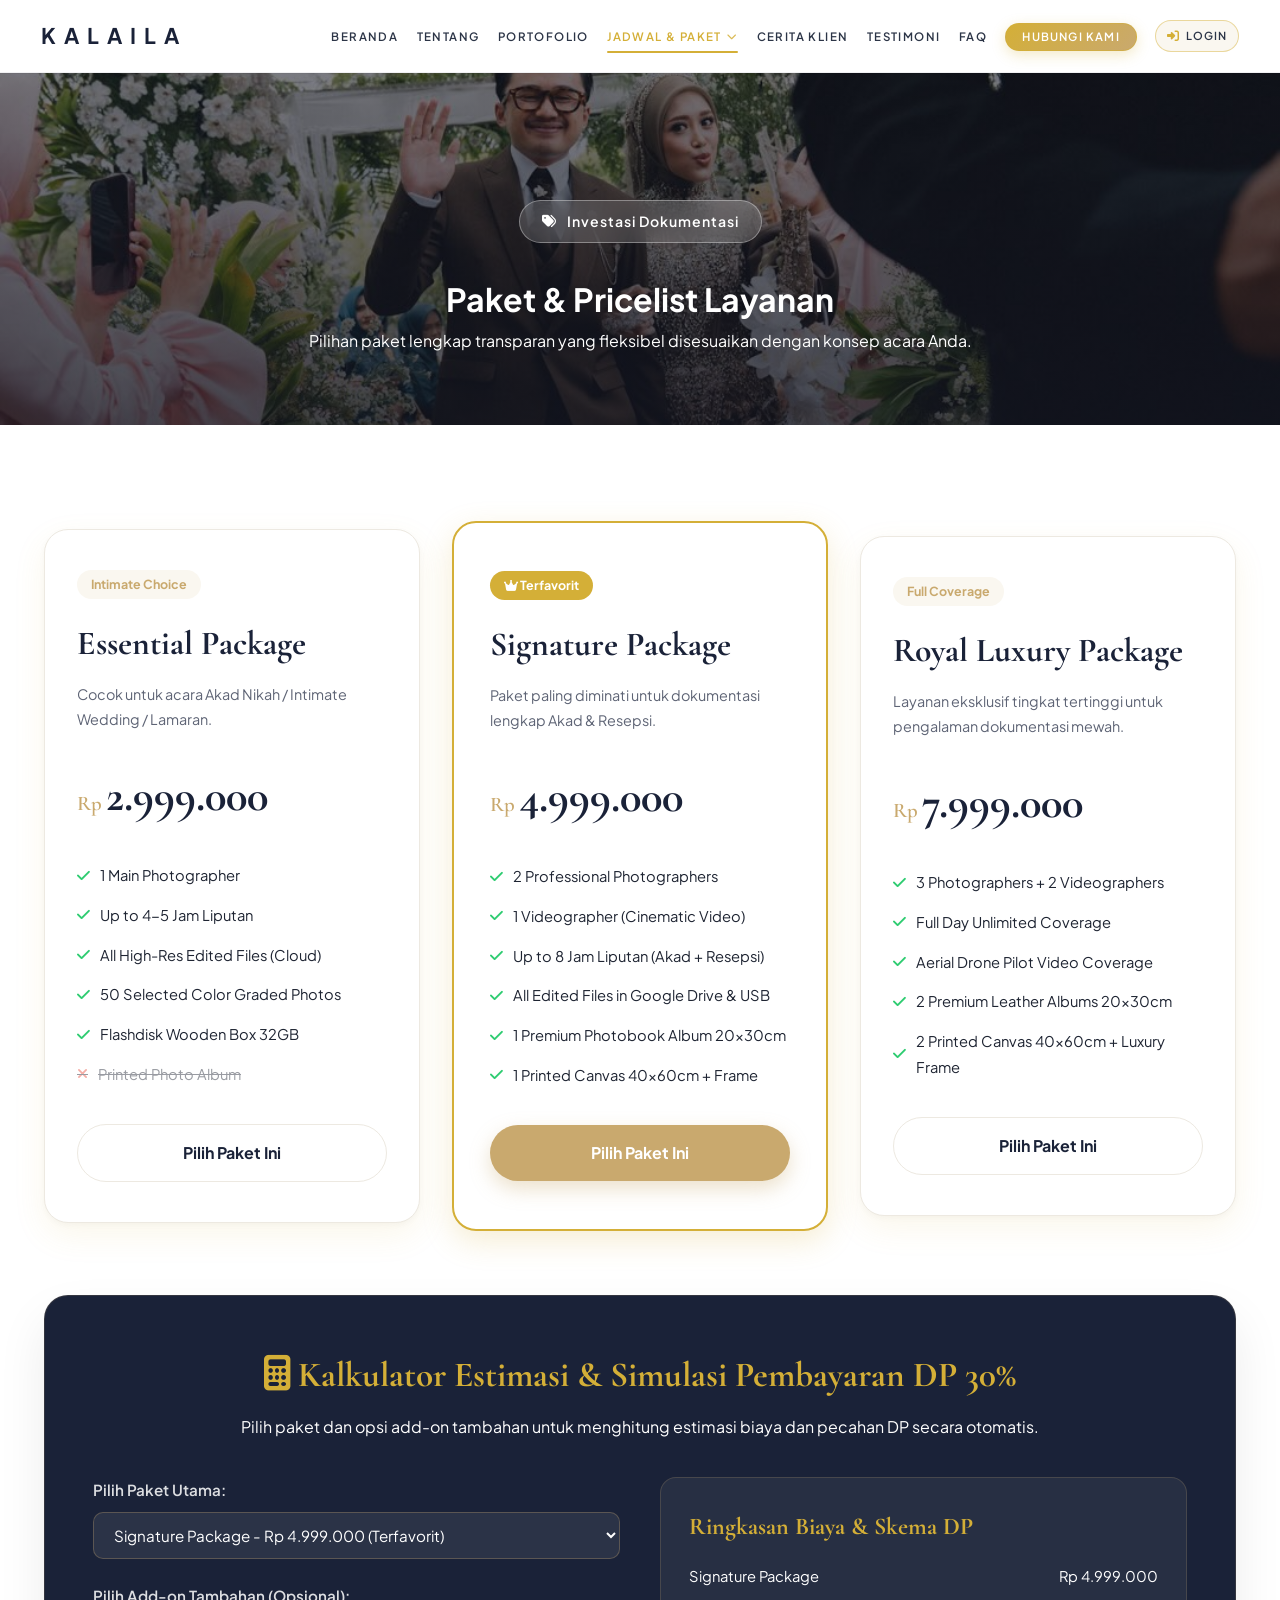
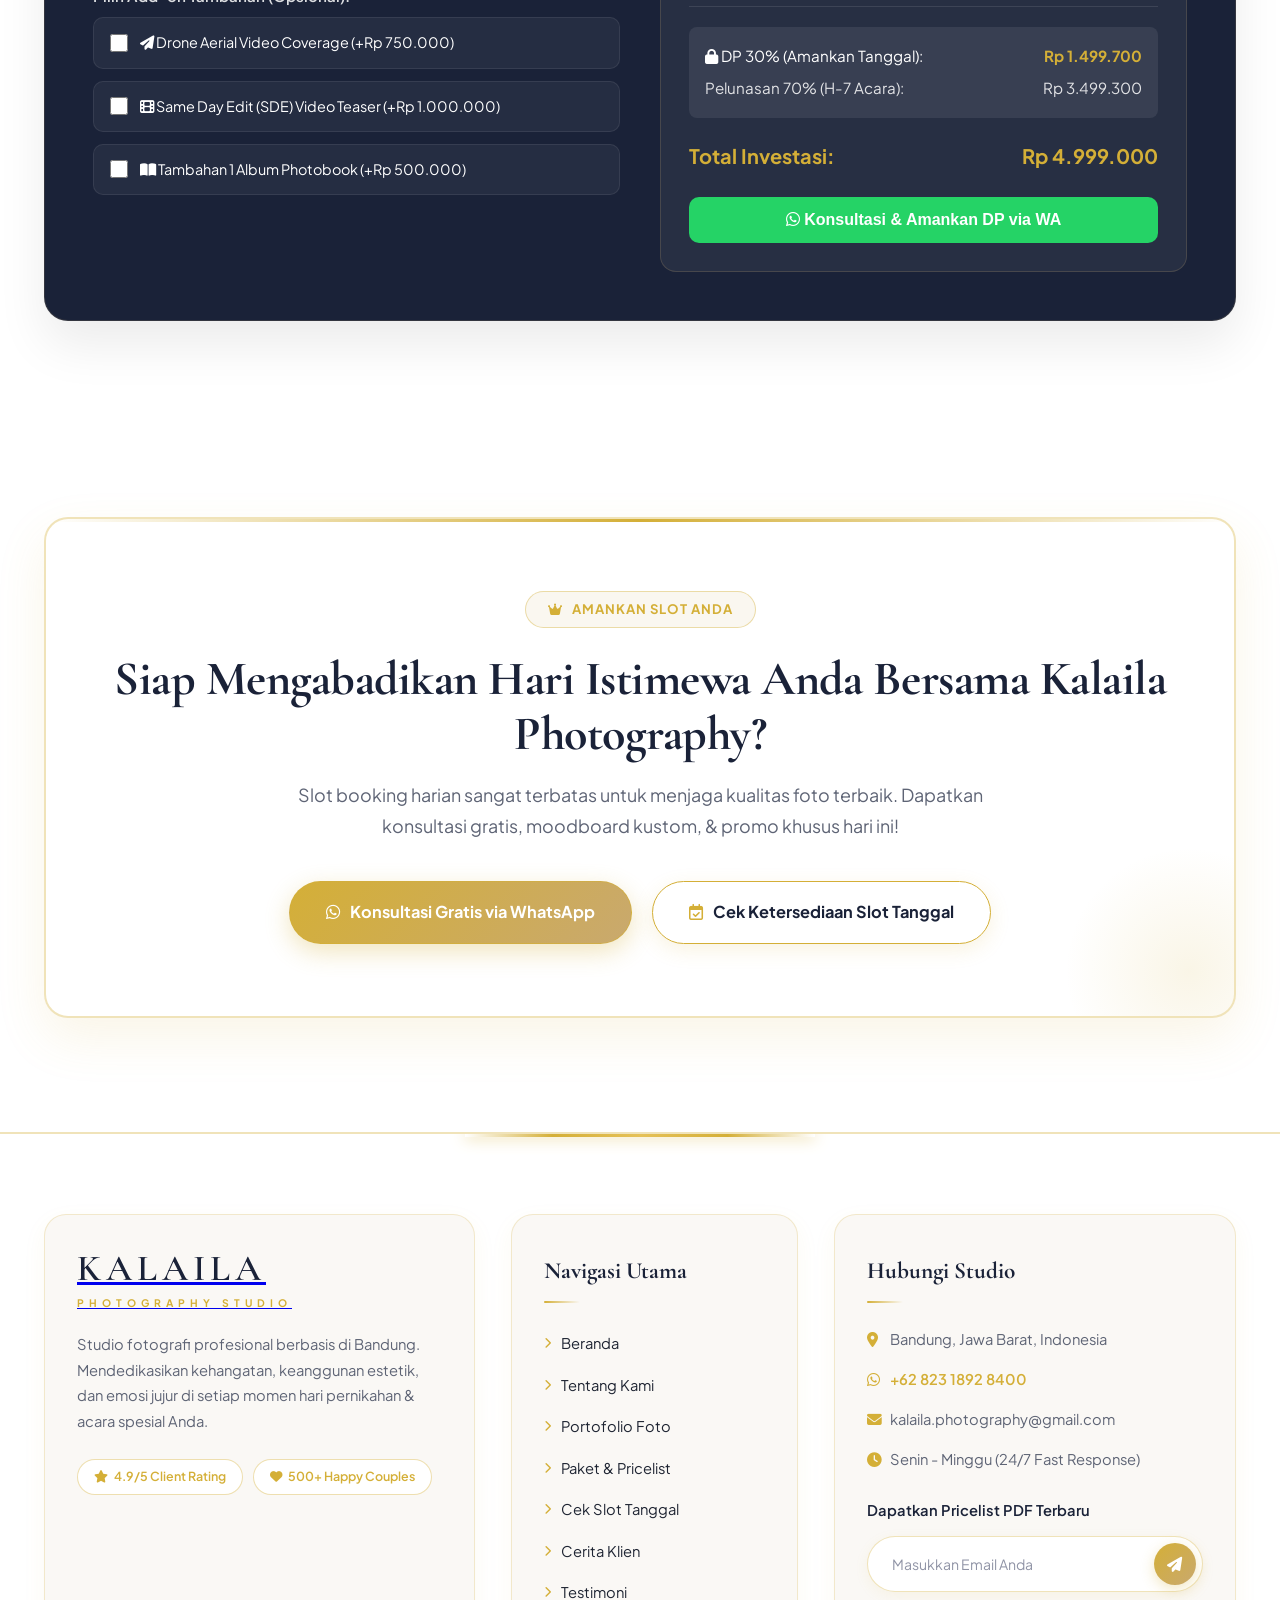
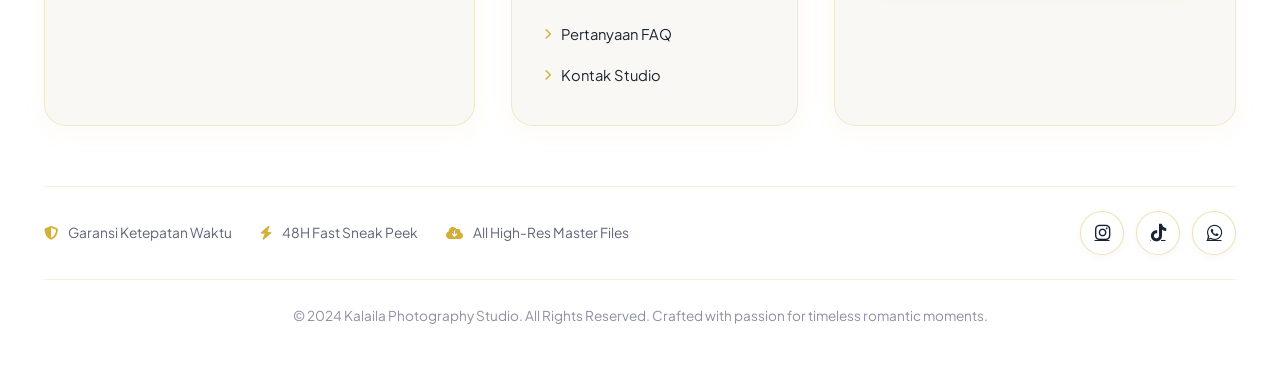
<file: packages.html>
<!DOCTYPE html>
<html lang="id">
<head>
    <meta charset="UTF-8">
    <meta name="viewport" content="width=device-width, initial-scale=1.0">
    <title>Paket & Pricelist | Kalaila Photography</title>
    <link rel="stylesheet" href="css/styles.css">
    <link rel="stylesheet" href="https://cdnjs.cloudflare.com/ajax/libs/font-awesome/6.4.0/css/all.min.css">
</head>
<body>

    <!-- Fullscreen Page Transition Loader -->
    <div id="pageLoader" class="page-loader">
        <div class="loader-content">
            <div class="loader-icon"><i class="fas fa-camera-retro"></i></div>
            <h2 class="loader-logo">kalaila.photography</h2>
            <div class="loader-bar"><div class="loader-progress"></div></div>
        </div>
    </div>

    <!-- Top Promo Countdown Bar -->
    <div class="top-bar">
        <div class="container">
            <div class="top-bar-content">
                <span><i class="fas fa-sparkles"></i> <strong>Promo Musim Nikah:</strong> Free Printed Canvas 40x60cm + Frame & Wooden USB untuk Booking Bulan Ini!</span>
            </div>
        </div>
    </div>

    <!-- Navigation -->
    <nav class="navbar">
        <div class="container">
            <div class="nav-content">
                <a href="index.html" class="logo">
                    <h1>KALAILA</h1>
                    <span>PHOTOGRAPHY</span>
                </a>
                <ul class="nav-menu">
                    <li><a href="index.html">Beranda</a></li>
                    <li><a href="about.html">Tentang</a></li>
                    <li><a href="portfolio.html">Portofolio</a></li>
                    <li class="nav-dropdown active">
                        <a href="#" class="dropdown-toggle active">Jadwal & Paket <i class="fas fa-chevron-down"></i></a>
                        <ul class="dropdown-menu">
                            <li><a href="availability.html"><i class="far fa-calendar-check"></i> Cek Slot Jadwal</a></li>
                            <li><a href="packages.html" class="active"><i class="fas fa-tags"></i> Paket & Harga</a></li>
                        </ul>
                    </li>
                    <li><a href="stories.html">Cerita Klien</a></li>
                    <li><a href="testimonials.html">Testimoni</a></li>
                    <li><a href="faq.html">FAQ</a></li>
                    <li><a href="contact.html" class="nav-cta">Hubungi Kami</a></li>
                    <li><a href="admin-login.html" class="nav-admin-link" title="Login Admin"><i class="fas fa-sign-in-alt"></i> Login</a></li>
                </ul>
                <div class="hamburger">
                    <span></span>
                    <span></span>
                    <span></span>
                </div>
            </div>
        </div>
    </nav>

    <!-- Page Banner -->
    <header class="page-header-banner">
        <div class="hero-overlay"></div>
        <div class="hero-content">
            <div class="hero-badge"><i class="fas fa-tags"></i> Investasi Dokumentasi</div>
            <h1>Paket & Pricelist Layanan</h1>
            <p>Pilihan paket lengkap transparan yang fleksibel disesuaikan dengan konsep acara Anda.</p>
        </div>
    </header>

    <!-- Packages Section -->
    <section class="packages-section" id="packages">
        <div class="container">
            <div class="packages-grid">
                <!-- Package 1: Essential -->
                <div class="package-card">
                    <div class="package-badge">Intimate Choice</div>
                    <h3 class="package-title">Essential Package</h3>
                    <p class="package-desc">Cocok untuk acara Akad Nikah / Intimate Wedding / Lamaran.</p>
                    <div class="package-price">
                        <span class="currency">Rp</span>
                        <span class="amount">2.999.000</span>
                    </div>
                    <ul class="package-features">
                        <li><i class="fas fa-check"></i> 1 Main Photographer</li>
                        <li><i class="fas fa-check"></i> Up to 4-5 Jam Liputan</li>
                        <li><i class="fas fa-check"></i> All High-Res Edited Files (Cloud)</li>
                        <li><i class="fas fa-check"></i> 50 Selected Color Graded Photos</li>
                        <li><i class="fas fa-check"></i> Flashdisk Wooden Box 32GB</li>
                        <li class="disabled"><i class="fas fa-times"></i> Printed Photo Album</li>
                    </ul>
                    <a href="#calculator" class="btn-package select-pkg" data-pkg="Essential Package - Rp 2.999.000">Pilih Paket Ini</a>
                </div>

                <!-- Package 2: Signature -->
                <div class="package-card featured">
                    <div class="package-badge featured-badge"><i class="fas fa-crown"></i> Terfavorit</div>
                    <h3 class="package-title">Signature Package</h3>
                    <p class="package-desc">Paket paling diminati untuk dokumentasi lengkap Akad & Resepsi.</p>
                    <div class="package-price">
                        <span class="currency">Rp</span>
                        <span class="amount">4.999.000</span>
                    </div>
                    <ul class="package-features">
                        <li><i class="fas fa-check"></i> 2 Professional Photographers</li>
                        <li><i class="fas fa-check"></i> 1 Videographer (Cinematic Video)</li>
                        <li><i class="fas fa-check"></i> Up to 8 Jam Liputan (Akad + Resepsi)</li>
                        <li><i class="fas fa-check"></i> All Edited Files in Google Drive & USB</li>
                        <li><i class="fas fa-check"></i> 1 Premium Photobook Album 20x30cm</li>
                        <li><i class="fas fa-check"></i> 1 Printed Canvas 40x60cm + Frame</li>
                    </ul>
                    <a href="#calculator" class="btn-package featured-btn select-pkg" data-pkg="Signature Package - Rp 4.999.000">Pilih Paket Ini</a>
                </div>

                <!-- Package 3: Royal Luxury -->
                <div class="package-card">
                    <div class="package-badge">Full Coverage</div>
                    <h3 class="package-title">Royal Luxury Package</h3>
                    <p class="package-desc">Layanan eksklusif tingkat tertinggi untuk pengalaman dokumentasi mewah.</p>
                    <div class="package-price">
                        <span class="currency">Rp</span>
                        <span class="amount">7.999.000</span>
                    </div>
                    <ul class="package-features">
                        <li><i class="fas fa-check"></i> 3 Photographers + 2 Videographers</li>
                        <li><i class="fas fa-check"></i> Full Day Unlimited Coverage</li>
                        <li><i class="fas fa-check"></i> Aerial Drone Pilot Video Coverage</li>
                        <li><i class="fas fa-check"></i> 2 Premium Leather Albums 20x30cm</li>
                        <li><i class="fas fa-check"></i> 2 Printed Canvas 40x60cm + Luxury Frame</li>
                    </ul>
                    <a href="#calculator" class="btn-package select-pkg" data-pkg="Royal Luxury Package - Rp 7.999.000">Pilih Paket Ini</a>
                </div>
            </div>

            <!-- Calculator Box -->
            <div class="calculator-box" id="calculator">
                <div class="calc-header text-center">
                    <h3><i class="fas fa-calculator"></i> Kalkulator Estimasi & Simulasi Pembayaran DP 30%</h3>
                    <p>Pilih paket dan opsi add-on tambahan untuk menghitung estimasi biaya dan pecahan DP secara otomatis.</p>
                </div>
                
                <div class="calc-body">
                    <div class="calc-column">
                        <label class="calc-label">Pilih Paket Utama:</label>
                        <select id="calcBasePackage">
                            <option value="2999000" data-name="Essential Package">Essential Package - Rp 2.999.000</option>
                            <option value="4999000" data-name="Signature Package" selected>Signature Package - Rp 4.999.000 (Terfavorit)</option>
                            <option value="7999000" data-name="Royal Luxury Package">Royal Luxury Package - Rp 7.999.000</option>
                        </select>

                        <label class="calc-label">Pilih Add-on Tambahan (Opsional):</label>
                        <div class="addon-list">
                            <label class="addon-item">
                                <input type="checkbox" class="addon-checkbox" value="750000" data-name="Drone Aerial Footage">
                                <span><i class="fas fa-paper-plane"></i> Drone Aerial Video Coverage (+Rp 750.000)</span>
                            </label>
                            <label class="addon-item">
                                <input type="checkbox" class="addon-checkbox" value="1000000" data-name="Same Day Edit Video">
                                <span><i class="fas fa-film"></i> Same Day Edit (SDE) Video Teaser (+Rp 1.000.000)</span>
                            </label>
                            <label class="addon-item">
                                <input type="checkbox" class="addon-checkbox" value="500000" data-name="Extra Magazine Album">
                                <span><i class="fas fa-book-open"></i> Tambahan 1 Album Photobook (+Rp 500.000)</span>
                            </label>
                        </div>
                    </div>

                    <div class="calc-column calc-summary-box">
                        <h4>Ringkasan Biaya & Skema DP</h4>
                        <div class="summary-details" id="summaryDetails"></div>

                        <div style="background: rgba(255,255,255,0.08); padding: 16px; border-radius: 8px; margin-bottom: 20px;">
                            <div style="display:flex; justify-content:space-between; margin-bottom: 6px; font-size: 0.95rem;">
                                <span><i class="fas fa-lock"></i> DP 30% (Amankan Tanggal):</span>
                                <strong id="dpAmountDisplay" style="color: var(--gold-accent);">Rp 1.499.700</strong>
                            </div>
                            <div style="display:flex; justify-content:space-between; font-size: 0.95rem; opacity: 0.85;">
                                <span>Pelunasan 70% (H-7 Acara):</span>
                                <span id="finalAmountDisplay">Rp 3.499.300</span>
                            </div>
                        </div>

                        <div class="summary-total">
                            <span>Total Investasi:</span>
                            <span id="calcTotalDisplay">Rp 4.999.000</span>
                        </div>

                        <button class="btn-send-calc" id="btnSendCalc"><i class="fab fa-whatsapp"></i> Konsultasi & Amankan DP via WA</button>
                    </div>
                </div>
            </div>
        </div>
    </section>

    <!-- Pre-Footer VIP Call to Action Banner -->
    <section class="pre-footer-cta">
        <div class="container">
            <div class="pre-footer-card">
                <div class="pre-footer-badge"><i class="fas fa-crown"></i> Amankan Slot Anda</div>
                <h2>Siap Mengabadikan Hari Istimewa Anda Bersama Kalaila Photography?</h2>
                <p>Slot booking harian sangat terbatas untuk menjaga kualitas foto terbaik. Dapatkan konsultasi gratis, moodboard kustom, & promo khusus hari ini!</p>
                <div class="pre-footer-buttons">
                    <a href="https://wa.me/6282318928400?text=Halo%20Kalaila%20Photography,%20saya%20tertarik%20berkonsultasi%20mengenai%20paket%20foto%20dan%20promo%20terbaru." target="_blank" class="cta-button primary">
                        <i class="fab fa-whatsapp"></i> Konsultasi Gratis via WhatsApp
                    </a>
                    <a href="availability.html" class="cta-button secondary">
                        <i class="far fa-calendar-check"></i> Cek Ketersediaan Slot Tanggal
                    </a>
                </div>
            </div>
        </div>
    </section>

    <!-- Main Multi-Column Footer -->
    <footer class="footer-main">
        <div class="container">
            <div class="footer-grid">
                <div class="footer-col footer-brand">
                    <a href="index.html" class="footer-logo">
                        <h2>KALAILA</h2>
                        <span>PHOTOGRAPHY STUDIO</span>
                    </a>
                    <p class="footer-bio">Studio fotografi profesional berbasis di Bandung. Mendedikasikan kehangatan, keanggunan estetik, dan emosi jujur di setiap momen hari pernikahan & acara spesial Anda.</p>
                    <div class="footer-trust-pills">
                        <span><i class="fas fa-star"></i> 4.9/5 Client Rating</span>
                        <span><i class="fas fa-heart"></i> 500+ Happy Couples</span>
                    </div>
                </div>

                <div class="footer-col">
                    <h4 class="footer-col-title">Navigasi Utama</h4>
                    <ul class="footer-links">
                        <li><a href="index.html"><i class="fas fa-chevron-right"></i> Beranda</a></li>
                        <li><a href="about.html"><i class="fas fa-chevron-right"></i> Tentang Kami</a></li>
                        <li><a href="portfolio.html"><i class="fas fa-chevron-right"></i> Portofolio Foto</a></li>
                        <li><a href="packages.html"><i class="fas fa-chevron-right"></i> Paket & Pricelist</a></li>
                        <li><a href="availability.html"><i class="fas fa-chevron-right"></i> Cek Slot Tanggal</a></li>
                        <li><a href="stories.html"><i class="fas fa-chevron-right"></i> Cerita Klien</a></li>
                        <li><a href="testimonials.html"><i class="fas fa-chevron-right"></i> Testimoni</a></li>
                        <li><a href="faq.html"><i class="fas fa-chevron-right"></i> Pertanyaan FAQ</a></li>
                        <li><a href="contact.html"><i class="fas fa-chevron-right"></i> Kontak Studio</a></li>
                    </ul>
                </div>

                <div class="footer-col">
                    <h4 class="footer-col-title">Hubungi Studio</h4>
                    <div class="footer-contact-list">
                        <p><i class="fas fa-map-marker-alt"></i> Bandung, Jawa Barat, Indonesia</p>
                        <p><i class="fab fa-whatsapp"></i> <a href="https://wa.me/6282318928400" target="_blank">+62 823 1892 8400</a></p>
                        <p><i class="fas fa-envelope"></i> kalaila.photography@gmail.com</p>
                        <p><i class="fas fa-clock"></i> Senin - Minggu (24/7 Fast Response)</p>
                    </div>

                    <div class="footer-newsletter">
                        <h5>Dapatkan Pricelist PDF Terbaru</h5>
                        <form class="newsletter-form" id="newsletterForm">
                            <input type="email" placeholder="Masukkan Email Anda" required>
                            <button type="submit" title="Kirim"><i class="fas fa-paper-plane"></i></button>
                        </form>
                    </div>
                </div>
            </div>

            <div class="footer-middle-bar">
                <div class="footer-guarantees">
                    <span><i class="fas fa-shield-alt"></i> Garansi Ketepatan Waktu</span>
                    <span><i class="fas fa-bolt"></i> 48H Fast Sneak Peek</span>
                    <span><i class="fas fa-cloud-download-alt"></i> All High-Res Master Files</span>
                </div>
                <div class="footer-social-links">
                    <a href="https://www.instagram.com/kalaila.photography/" title="Instagram" target="_blank"><i class="fab fa-instagram"></i></a>
                    <a href="https://www.tiktok.com/@kalaila.photo?is_from_webapp=1&sender_device=pc" title="TikTok" target="_blank"><i class="fab fa-tiktok"></i></a>
                    <a href="https://wa.me/6282318928400" title="WhatsApp" target="_blank"><i class="fab fa-whatsapp"></i></a>
                </div>
            </div>

            <div class="footer-bottom">
                <p>&copy; 2024 Kalaila Photography Studio. All Rights Reserved. Crafted with passion for timeless romantic moments.</p>
            </div>
        </div>
    </footer>

    <!-- Recent Client Booking Toast Notification -->
    <div class="booking-toast" id="bookingToast">
        <div class="toast-icon"><i class="fas fa-check"></i></div>
        <div class="toast-text">
            <h5 id="toastName">Rian & Maya baru mengamankan slot!</h5>
            <p id="toastEvent">Signature Package • Bandung</p>
            <div class="toast-time" id="toastTime">8 menit lalu</div>
        </div>
    </div>

    <script src="js/script.js"></script>
</body>
</html>
</file>
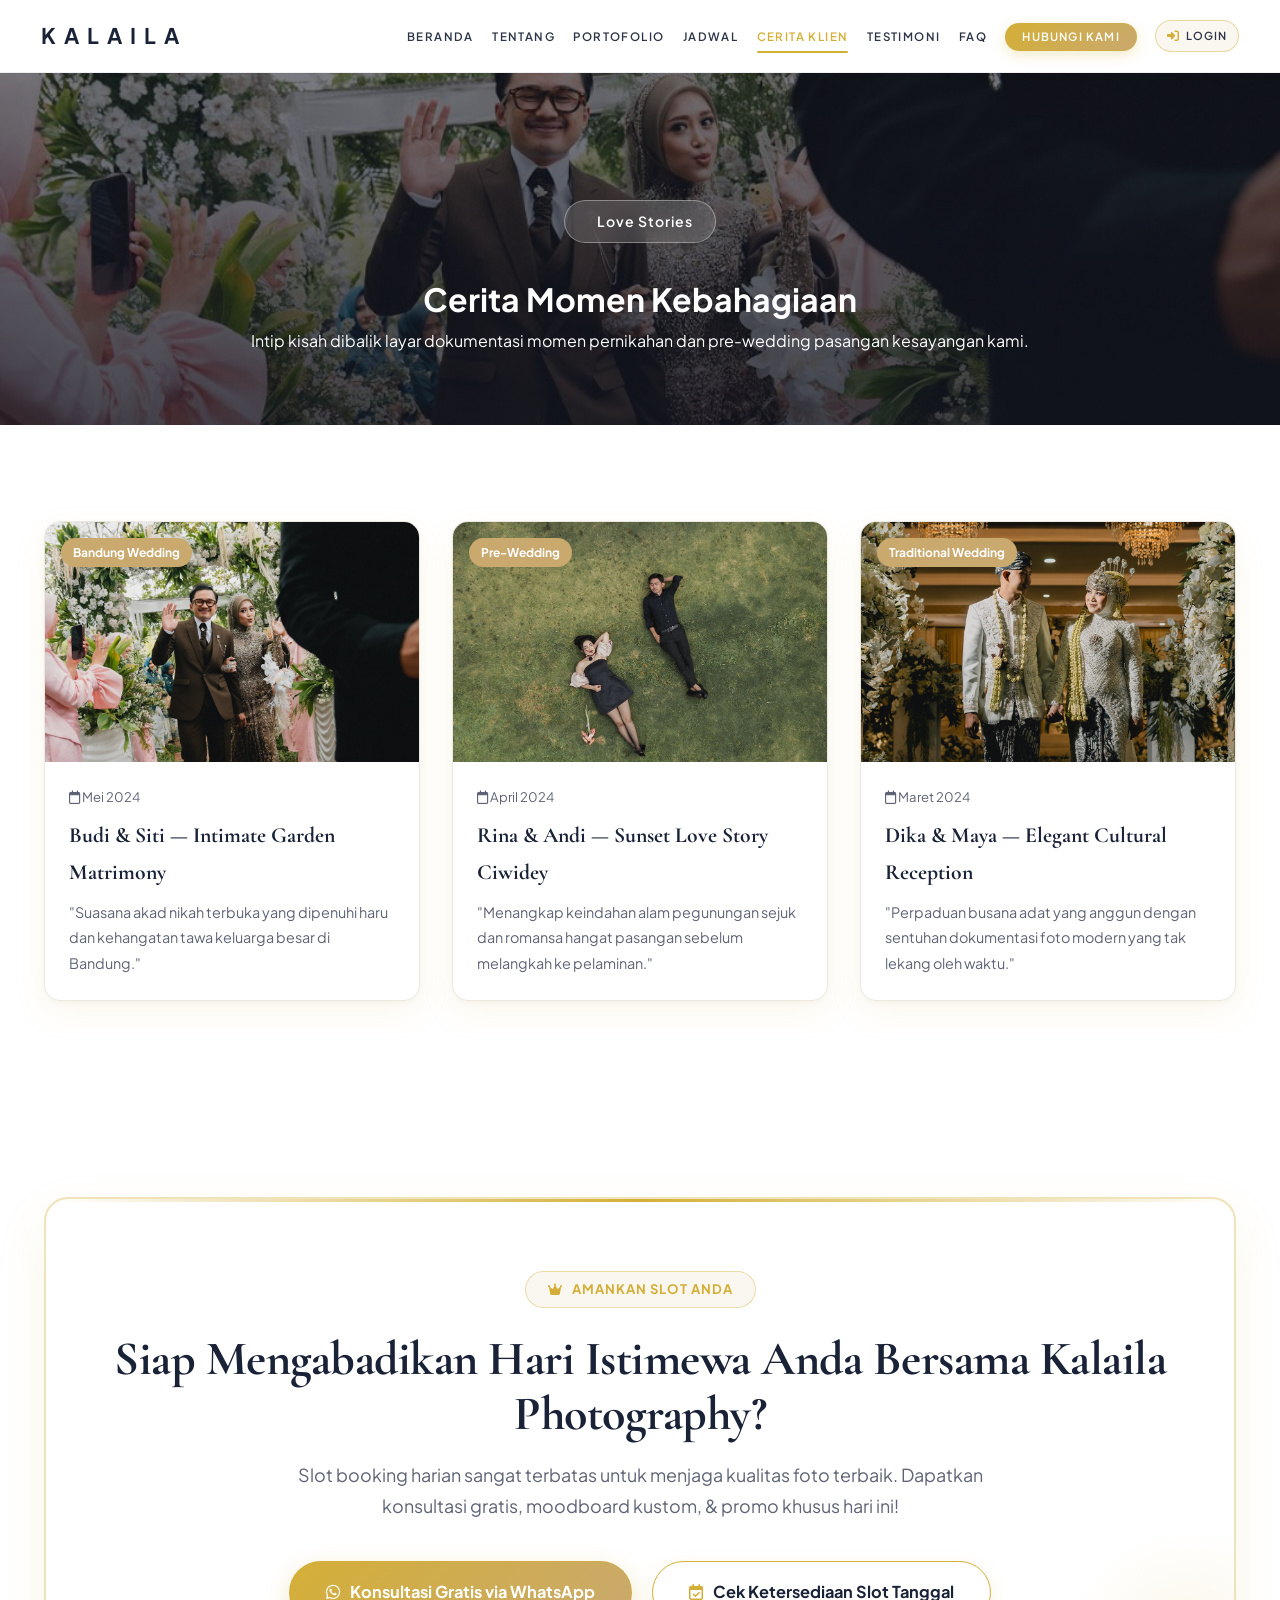
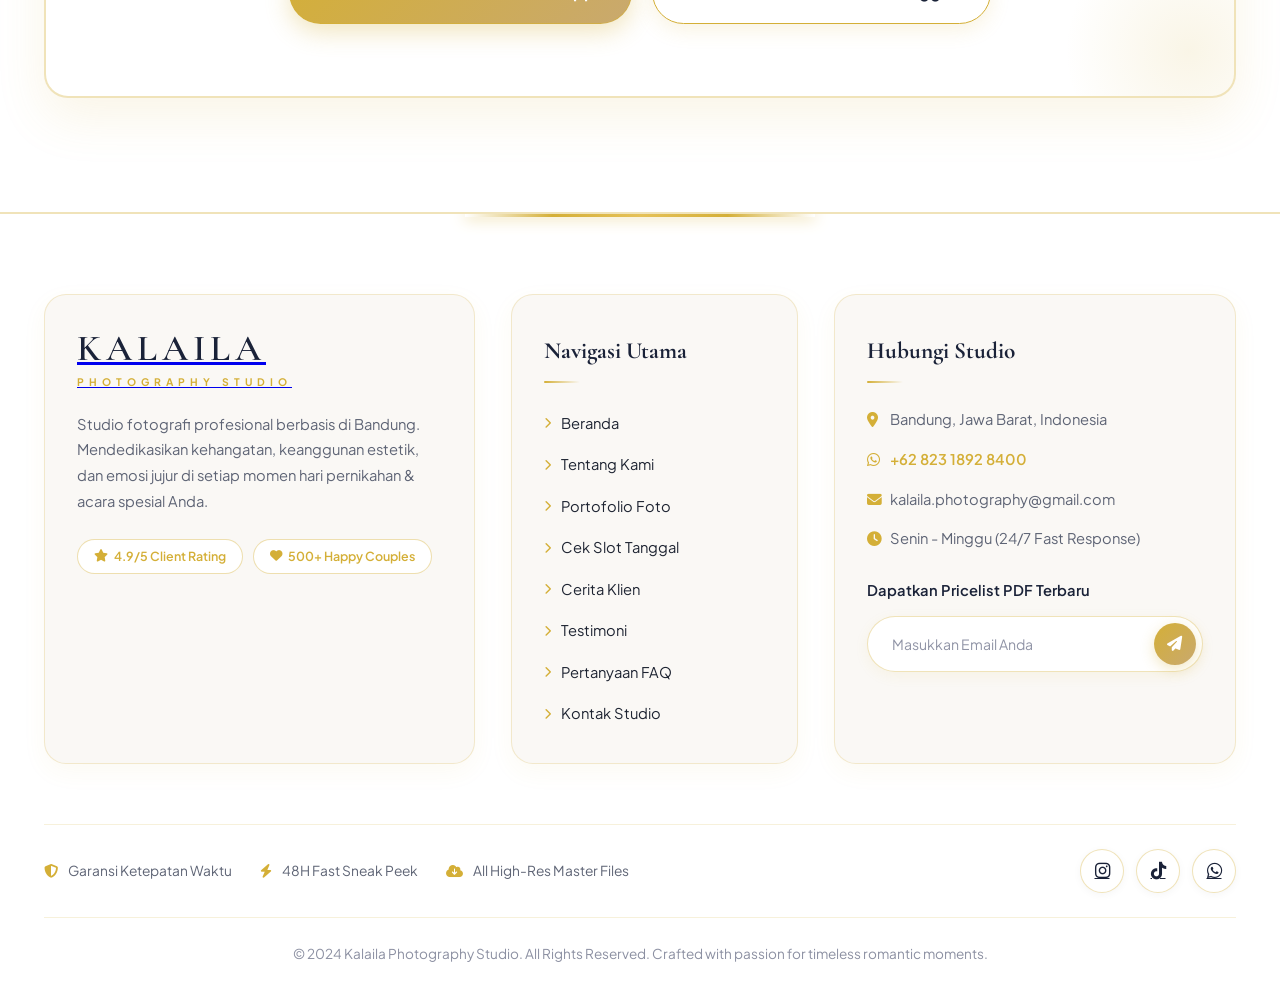
<file: stories.html>
<!DOCTYPE html>
<html lang="id">
<head>
    <meta charset="UTF-8">
    <meta name="viewport" content="width=device-width, initial-scale=1.0">
    <title>Cerita Klien | Kalaila Photography</title>
    <link rel="stylesheet" href="css/styles.css">
    <link rel="stylesheet" href="https://cdnjs.cloudflare.com/ajax/libs/font-awesome/6.4.0/css/all.min.css">
</head>
<body>

    <!-- Fullscreen Page Transition Loader -->
    <div id="pageLoader" class="page-loader">
        <div class="loader-content">
            <div class="loader-icon"><i class="fas fa-camera-retro"></i></div>
            <h2 class="loader-logo">kalaila.photography</h2>
            <div class="loader-bar"><div class="loader-progress"></div></div>
        </div>
    </div>

    <!-- Top Promo Countdown Bar -->
    <div class="top-bar">
        <div class="container">
            <div class="top-bar-content">
                <span><i class="fas fa-sparkles"></i> <strong>Promo Musim Nikah:</strong> Free Printed Canvas 40x60cm + Frame & Wooden USB untuk Booking Bulan Ini!</span>
            </div>
        </div>
    </div>

    <!-- Navigation -->
    <nav class="navbar">
        <div class="container">
            <div class="nav-content">
                <a href="index.html" class="logo">
                    <h1>KALAILA</h1>
                    <span>PHOTOGRAPHY</span>
                </a>
                <ul class="nav-menu">
                    <li><a href="index.html">Beranda</a></li>
                    <li><a href="about.html">Tentang</a></li>
                    <li><a href="portfolio.html">Portofolio</a></li>
                    <li><a href="availability.html">Jadwal</a></li>
                    <li><a href="stories.html" class="active">Cerita Klien</a></li>
                    <li><a href="testimonials.html">Testimoni</a></li>
                    <li><a href="faq.html">FAQ</a></li>
                    <li><a href="contact.html" class="nav-cta">Hubungi Kami</a></li>
                    <li><a href="admin-login.html" class="nav-admin-link" title="Login Admin"><i class="fas fa-sign-in-alt"></i> Login</a></li>
                </ul>
                <div class="hamburger">
                    <span></span>
                    <span></span>
                    <span></span>
                </div>
            </div>
        </div>
    </nav>

    <!-- Page Banner -->
    <header class="page-header-banner">
        <div class="hero-overlay"></div>
        <div class="hero-content">
            <div class="hero-badge"><i class="fas fa-book-heart"></i> Love Stories</div>
            <h1>Cerita Momen Kebahagiaan</h1>
            <p>Intip kisah dibalik layar dokumentasi momen pernikahan dan pre-wedding pasangan kesayangan kami.</p>
        </div>
    </header>

    <!-- Stories Section -->
    <section class="stories-section" style="padding: 96px 0;">
        <div class="container">
            <div class="stories-grid">
                <div class="story-card">
                    <div class="story-img-holder">
                        <img src="images/wedding.jpg" alt="Pernikahan Budi & Siti">
                        <span class="story-tag">Bandung Wedding</span>
                    </div>
                    <div class="story-body">
                        <span class="story-date"><i class="far fa-calendar"></i> Mei 2024</span>
                        <h3>Budi & Siti — Intimate Garden Matrimony</h3>
                        <p>"Suasana akad nikah terbuka yang dipenuhi haru dan kehangatan tawa keluarga besar di Bandung."</p>
                    </div>
                </div>

                <div class="story-card">
                    <div class="story-img-holder">
                        <img src="images/prewed.jpg" alt="Prewedding Rina & Andi">
                        <span class="story-tag">Pre-Wedding</span>
                    </div>
                    <div class="story-body">
                        <span class="story-date"><i class="far fa-calendar"></i> April 2024</span>
                        <h3>Rina & Andi — Sunset Love Story Ciwidey</h3>
                        <p>"Menangkap keindahan alam pegunungan sejuk dan romansa hangat pasangan sebelum melangkah ke pelaminan."</p>
                    </div>
                </div>

                <div class="story-card">
                    <div class="story-img-holder">
                        <img src="images/wedding1.jpg" alt="Pernikahan Tradisional Modern">
                        <span class="story-tag">Traditional Wedding</span>
                    </div>
                    <div class="story-body">
                        <span class="story-date"><i class="far fa-calendar"></i> Maret 2024</span>
                        <h3>Dika & Maya — Elegant Cultural Reception</h3>
                        <p>"Perpaduan busana adat yang anggun dengan sentuhan dokumentasi foto modern yang tak lekang oleh waktu."</p>
                    </div>
                </div>
            </div>
        </div>
    </section>

    <!-- Pre-Footer VIP Call to Action Banner -->
    <section class="pre-footer-cta">
        <div class="container">
            <div class="pre-footer-card">
                <div class="pre-footer-badge"><i class="fas fa-crown"></i> Amankan Slot Anda</div>
                <h2>Siap Mengabadikan Hari Istimewa Anda Bersama Kalaila Photography?</h2>
                <p>Slot booking harian sangat terbatas untuk menjaga kualitas foto terbaik. Dapatkan konsultasi gratis, moodboard kustom, & promo khusus hari ini!</p>
                <div class="pre-footer-buttons">
                    <a href="https://wa.me/6282318928400?text=Halo%20Kalaila%20Photography,%20saya%20tertarik%20berkonsultasi%20mengenai%20paket%20foto%20dan%20promo%20terbaru." target="_blank" class="cta-button primary">
                        <i class="fab fa-whatsapp"></i> Konsultasi Gratis via WhatsApp
                    </a>
                    <a href="availability.html" class="cta-button secondary">
                        <i class="far fa-calendar-check"></i> Cek Ketersediaan Slot Tanggal
                    </a>
                </div>
            </div>
        </div>
    </section>

    <!-- Main Multi-Column Footer -->
    <footer class="footer-main">
        <div class="container">
            <div class="footer-grid">
                <div class="footer-col footer-brand">
                    <a href="index.html" class="footer-logo">
                        <h2>KALAILA</h2>
                        <span>PHOTOGRAPHY STUDIO</span>
                    </a>
                    <p class="footer-bio">Studio fotografi profesional berbasis di Bandung. Mendedikasikan kehangatan, keanggunan estetik, dan emosi jujur di setiap momen hari pernikahan & acara spesial Anda.</p>
                    <div class="footer-trust-pills">
                        <span><i class="fas fa-star"></i> 4.9/5 Client Rating</span>
                        <span><i class="fas fa-heart"></i> 500+ Happy Couples</span>
                    </div>
                </div>

                <div class="footer-col">
                    <h4 class="footer-col-title">Navigasi Utama</h4>
                    <ul class="footer-links">
                        <li><a href="index.html"><i class="fas fa-chevron-right"></i> Beranda</a></li>
                        <li><a href="about.html"><i class="fas fa-chevron-right"></i> Tentang Kami</a></li>
                        <li><a href="portfolio.html"><i class="fas fa-chevron-right"></i> Portofolio Foto</a></li>

                        <li><a href="availability.html"><i class="fas fa-chevron-right"></i> Cek Slot Tanggal</a></li>
                        <li><a href="stories.html"><i class="fas fa-chevron-right"></i> Cerita Klien</a></li>
                        <li><a href="testimonials.html"><i class="fas fa-chevron-right"></i> Testimoni</a></li>
                        <li><a href="faq.html"><i class="fas fa-chevron-right"></i> Pertanyaan FAQ</a></li>
                        <li><a href="contact.html"><i class="fas fa-chevron-right"></i> Kontak Studio</a></li>
                    </ul>
                </div>

                <div class="footer-col">
                    <h4 class="footer-col-title">Hubungi Studio</h4>
                    <div class="footer-contact-list">
                        <p><i class="fas fa-map-marker-alt"></i> Bandung, Jawa Barat, Indonesia</p>
                        <p><i class="fab fa-whatsapp"></i> <a href="https://wa.me/6282318928400" target="_blank">+62 823 1892 8400</a></p>
                        <p><i class="fas fa-envelope"></i> kalaila.photography@gmail.com</p>
                        <p><i class="fas fa-clock"></i> Senin - Minggu (24/7 Fast Response)</p>
                    </div>

                    <div class="footer-newsletter">
                        <h5>Dapatkan Pricelist PDF Terbaru</h5>
                        <form class="newsletter-form" id="newsletterForm">
                            <input type="email" placeholder="Masukkan Email Anda" required>
                            <button type="submit" title="Kirim"><i class="fas fa-paper-plane"></i></button>
                        </form>
                    </div>
                </div>
            </div>

            <div class="footer-middle-bar">
                <div class="footer-guarantees">
                    <span><i class="fas fa-shield-alt"></i> Garansi Ketepatan Waktu</span>
                    <span><i class="fas fa-bolt"></i> 48H Fast Sneak Peek</span>
                    <span><i class="fas fa-cloud-download-alt"></i> All High-Res Master Files</span>
                </div>
                <div class="footer-social-links">
                    <a href="https://www.instagram.com/kalaila.photography/" title="Instagram" target="_blank"><i class="fab fa-instagram"></i></a>
                    <a href="https://www.tiktok.com/@kalaila.photo?is_from_webapp=1&sender_device=pc" title="TikTok" target="_blank"><i class="fab fa-tiktok"></i></a>
                    <a href="https://wa.me/6282318928400" title="WhatsApp" target="_blank"><i class="fab fa-whatsapp"></i></a>
                </div>
            </div>

            <div class="footer-bottom">
                <p>&copy; 2024 Kalaila Photography Studio. All Rights Reserved. Crafted with passion for timeless romantic moments.</p>
            </div>
        </div>
    </footer>

    <!-- Recent Client Booking Toast Notification -->
    <div class="booking-toast" id="bookingToast">
        <div class="toast-icon"><i class="fas fa-check"></i></div>
        <div class="toast-text">
            <h5 id="toastName">Rian & Maya baru mengamankan slot!</h5>
            <p id="toastEvent">Signature Package • Bandung</p>
            <div class="toast-time" id="toastTime">8 menit lalu</div>
        </div>
    </div>

    <script src="js/script.js"></script>
</body>
</html>
</file>
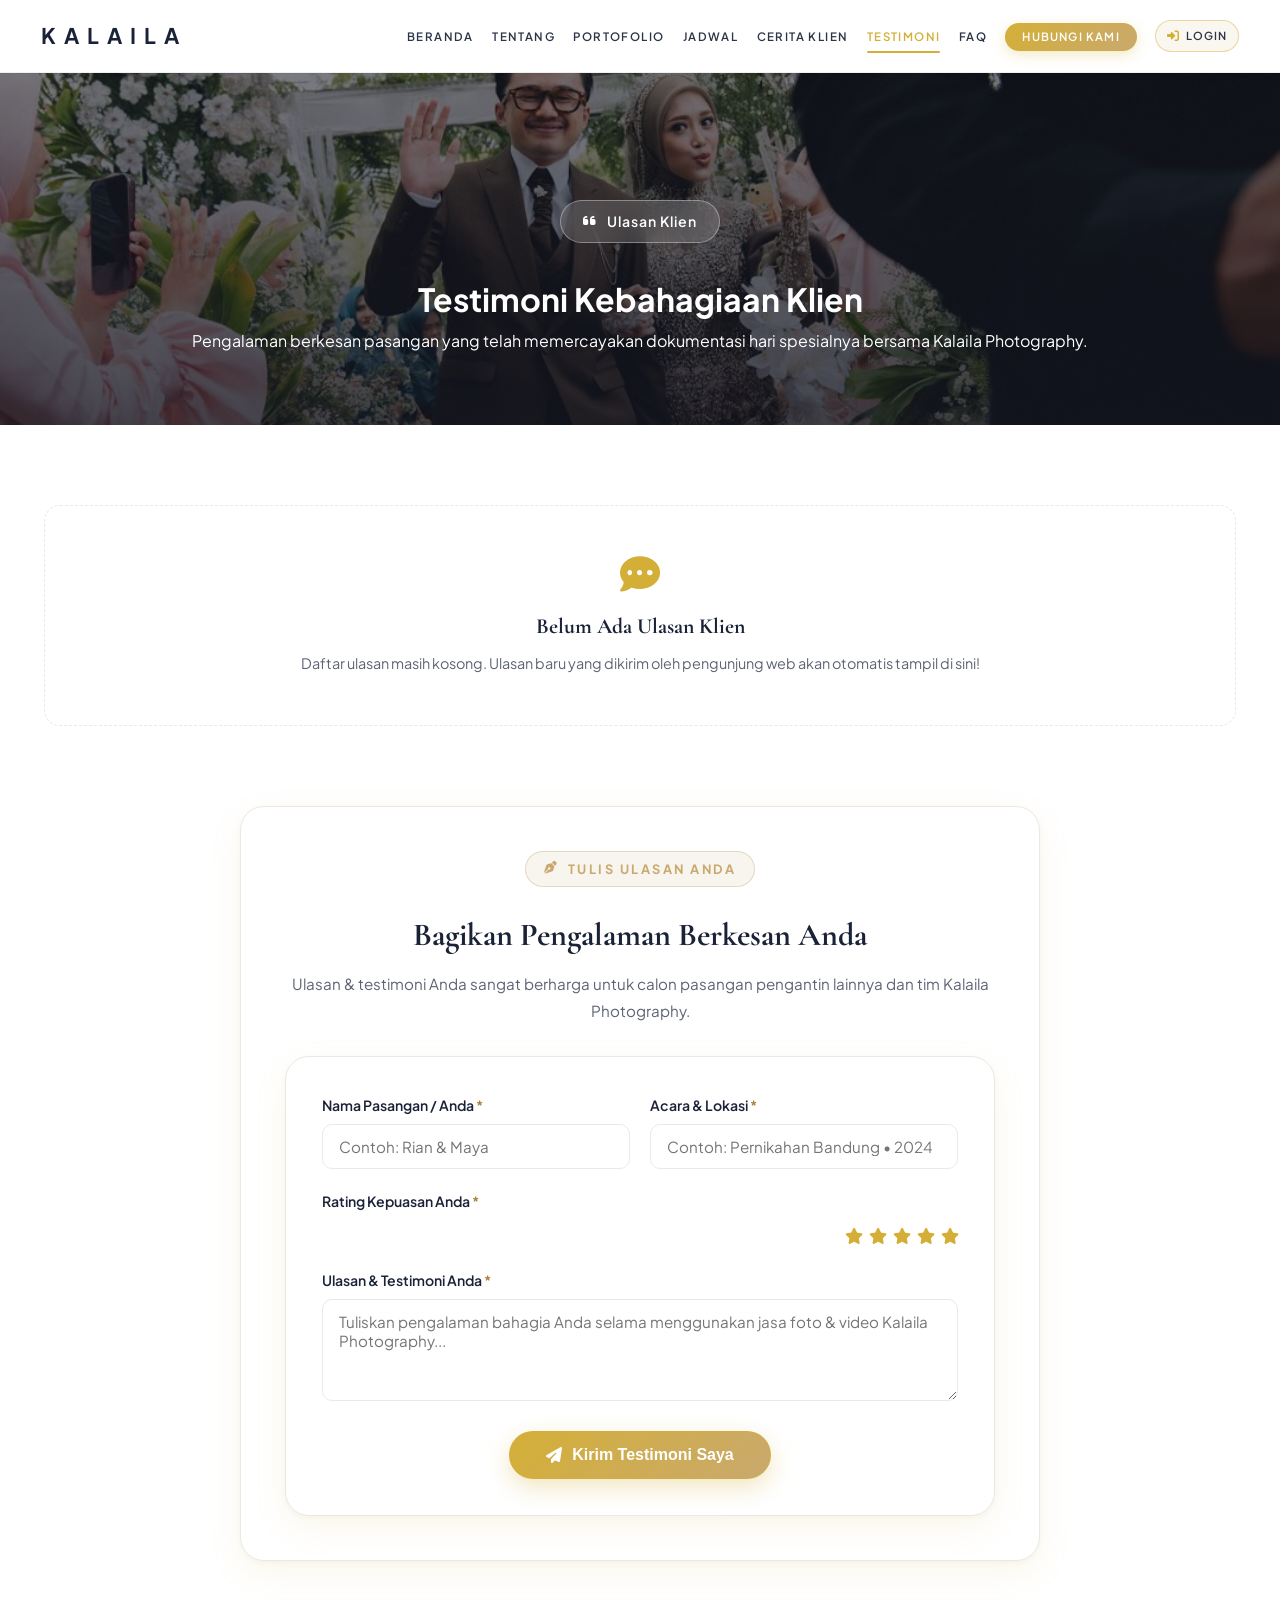
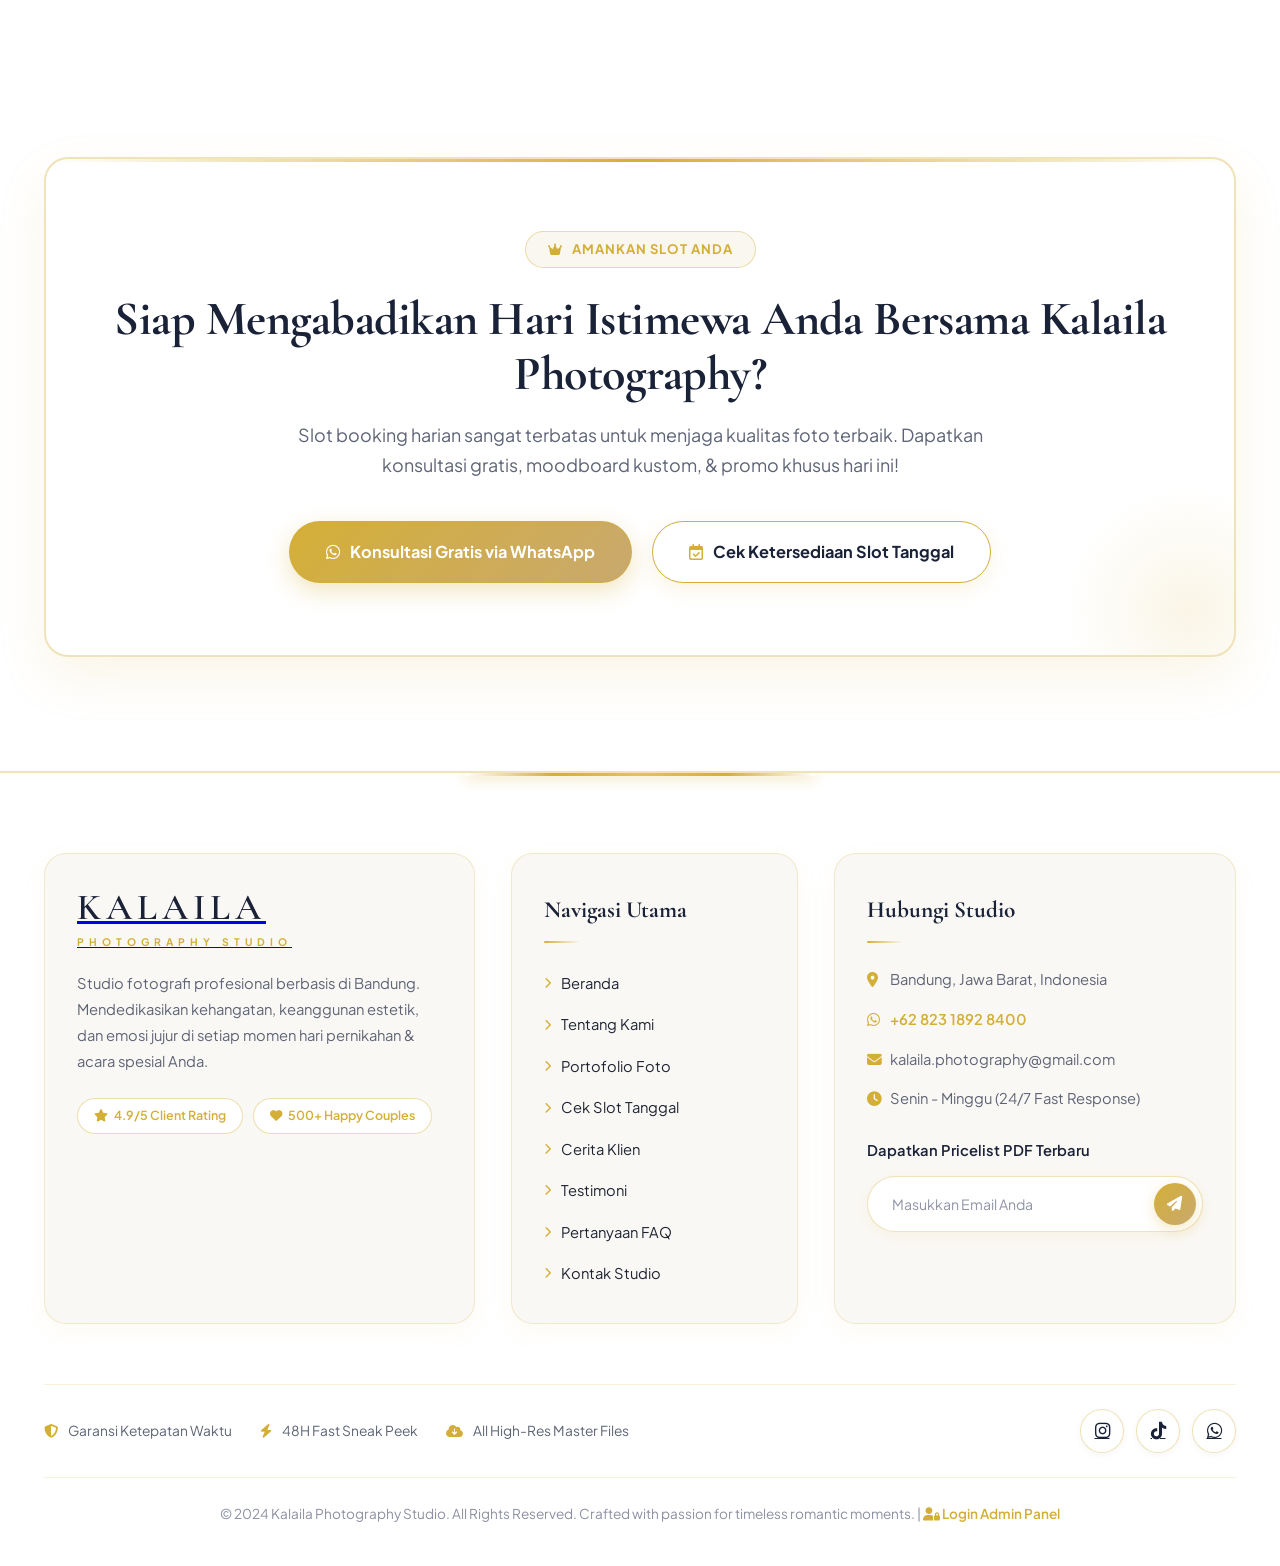
<file: testimonials.html>
<!DOCTYPE html>
<html lang="id">
<head>
    <meta charset="UTF-8">
    <meta name="viewport" content="width=device-width, initial-scale=1.0">
    <title>Testimoni Klien | Kalaila Photography</title>
    <link rel="stylesheet" href="css/styles.css">
    <link rel="stylesheet" href="https://cdnjs.cloudflare.com/ajax/libs/font-awesome/6.4.0/css/all.min.css">
</head>
<body>

    <!-- Fullscreen Page Transition Loader -->
    <div id="pageLoader" class="page-loader">
        <div class="loader-content">
            <div class="loader-icon"><i class="fas fa-camera-retro"></i></div>
            <h2 class="loader-logo">kalaila.photography</h2>
            <div class="loader-bar"><div class="loader-progress"></div></div>
        </div>
    </div>

    <!-- Top Promo Countdown Bar -->
    <div class="top-bar">
        <div class="container">
            <div class="top-bar-content">
                <span><i class="fas fa-sparkles"></i> <strong>Promo Musim Nikah:</strong> Free Printed Canvas 40x60cm + Frame & Wooden USB untuk Booking Bulan Ini!</span>
            </div>
        </div>
    </div>

    <!-- Navigation -->
    <nav class="navbar">
        <div class="container">
            <div class="nav-content">
                <a href="index.html" class="logo">
                    <h1>KALAILA</h1>
                    <span>PHOTOGRAPHY</span>
                </a>
                <ul class="nav-menu">
                    <li><a href="index.html">Beranda</a></li>
                    <li><a href="about.html">Tentang</a></li>
                    <li><a href="portfolio.html">Portofolio</a></li>
                    <li><a href="availability.html">Jadwal</a></li>
                    <li><a href="stories.html">Cerita Klien</a></li>
                    <li><a href="testimonials.html" class="active">Testimoni</a></li>
                    <li><a href="faq.html">FAQ</a></li>
                    <li><a href="contact.html" class="nav-cta">Hubungi Kami</a></li>
                    <li><a href="admin-login.html" class="nav-admin-link" title="Login Admin"><i class="fas fa-sign-in-alt"></i> Login</a></li>
                </ul>
                <div class="hamburger">
                    <span></span>
                    <span></span>
                    <span></span>
                </div>
            </div>
        </div>
    </nav>

    <!-- Page Banner -->
    <header class="page-header-banner">
        <div class="hero-overlay"></div>
        <div class="hero-content">
            <div class="hero-badge"><i class="fas fa-quote-left"></i> Ulasan Klien</div>
            <h1>Testimoni Kebahagiaan Klien</h1>
            <p>Pengalaman berkesan pasangan yang telah memercayakan dokumentasi hari spesialnya bersama Kalaila Photography.</p>
        </div>
    </header>

    <!-- Testimonials Section -->
    <section class="testimonials" style="padding: 80px 0 40px 0;">
        <div class="container">
            <div class="testimonials-grid" id="testimonialsGrid"></div>
        </div>
    </section>

    <!-- Add Testimonial Form Section -->
    <section class="testimonial-form-section" id="writeTestimonial" style="padding: 40px 0 96px 0;">
        <div class="container">
            <div class="testimonial-form-card">
                <div class="testimonial-form-header">
                    <span class="sub-heading"><i class="fas fa-pen-nib"></i> Tulis Ulasan Anda</span>
                    <h3>Bagikan Pengalaman Berkesan Anda</h3>
                    <p>Ulasan & testimoni Anda sangat berharga untuk calon pasangan pengantin lainnya dan tim Kalaila Photography.</p>
                </div>

                <form id="userTestimonialForm" class="contact-form" style="display: flex; flex-direction: column; gap: 20px;">
                    <div style="display: grid; grid-template-columns: 1fr 1fr; gap: 20px;">
                        <div class="form-group">
                            <label for="clientName">Nama Pasangan / Anda <span style="color: #aa7f39;">*</span></label>
                            <input type="text" id="clientName" placeholder="Contoh: Rian & Maya" required>
                        </div>
                        <div class="form-group">
                            <label for="clientEvent">Acara & Lokasi <span style="color: #aa7f39;">*</span></label>
                            <input type="text" id="clientEvent" placeholder="Contoh: Pernikahan Bandung • 2024" required>
                        </div>
                    </div>

                    <div class="form-group">
                        <label>Rating Kepuasan Anda <span style="color: #aa7f39;">*</span></label>
                        <div class="star-rating-picker" id="starRatingPicker">
                            <input type="radio" id="star5" name="rating" value="5" checked><label for="star5" title="5 Bintang - Sangat Sempurna"><i class="fas fa-star"></i></label>
                            <input type="radio" id="star4" name="rating" value="4"><label for="star4" title="4 Bintang - Sangat Bagus"><i class="fas fa-star"></i></label>
                            <input type="radio" id="star3" name="rating" value="3"><label for="star3" title="3 Bintang - Cukup Bagus"><i class="fas fa-star"></i></label>
                            <input type="radio" id="star2" name="rating" value="2"><label for="star2" title="2 Bintang - Kurang"><i class="fas fa-star"></i></label>
                            <input type="radio" id="star1" name="rating" value="1"><label for="star1" title="1 Bintang - Sangat Kurang"><i class="fas fa-star"></i></label>
                        </div>
                    </div>

                    <div class="form-group">
                        <label for="clientComment">Ulasan & Testimoni Anda <span style="color: #aa7f39;">*</span></label>
                        <textarea id="clientComment" rows="4" placeholder="Tuliskan pengalaman bahagia Anda selama menggunakan jasa foto & video Kalaila Photography..." required></textarea>
                    </div>

                    <div style="text-align: center; margin-top: 10px;">
                        <button type="submit" class="cta-button primary" style="padding: 14px 36px; font-size: 1rem;">
                            <i class="fas fa-paper-plane"></i> Kirim Testimoni Saya
                        </button>
                    </div>
                </form>
            </div>
        </div>
    </section>

    <!-- Pre-Footer VIP Call to Action Banner -->
    <section class="pre-footer-cta">
        <div class="container">
            <div class="pre-footer-card">
                <div class="pre-footer-badge"><i class="fas fa-crown"></i> Amankan Slot Anda</div>
                <h2>Siap Mengabadikan Hari Istimewa Anda Bersama Kalaila Photography?</h2>
                <p>Slot booking harian sangat terbatas untuk menjaga kualitas foto terbaik. Dapatkan konsultasi gratis, moodboard kustom, & promo khusus hari ini!</p>
                <div class="pre-footer-buttons">
                    <a href="https://wa.me/6282318928400?text=Halo%20Kalaila%20Photography,%20saya%20tertarik%20berkonsultasi%20mengenai%20paket%20foto%20dan%20promo%20terbaru." target="_blank" class="cta-button primary">
                        <i class="fab fa-whatsapp"></i> Konsultasi Gratis via WhatsApp
                    </a>
                    <a href="availability.html" class="cta-button secondary">
                        <i class="far fa-calendar-check"></i> Cek Ketersediaan Slot Tanggal
                    </a>
                </div>
            </div>
        </div>
    </section>

    <!-- Main Multi-Column Footer -->
    <footer class="footer-main">
        <div class="container">
            <div class="footer-grid">
                <div class="footer-col footer-brand">
                    <a href="index.html" class="footer-logo">
                        <h2>KALAILA</h2>
                        <span>PHOTOGRAPHY STUDIO</span>
                    </a>
                    <p class="footer-bio">Studio fotografi profesional berbasis di Bandung. Mendedikasikan kehangatan, keanggunan estetik, dan emosi jujur di setiap momen hari pernikahan & acara spesial Anda.</p>
                    <div class="footer-trust-pills">
                        <span><i class="fas fa-star"></i> 4.9/5 Client Rating</span>
                        <span><i class="fas fa-heart"></i> 500+ Happy Couples</span>
                    </div>
                </div>

                <div class="footer-col">
                    <h4 class="footer-col-title">Navigasi Utama</h4>
                    <ul class="footer-links">
                        <li><a href="index.html"><i class="fas fa-chevron-right"></i> Beranda</a></li>
                        <li><a href="about.html"><i class="fas fa-chevron-right"></i> Tentang Kami</a></li>
                        <li><a href="portfolio.html"><i class="fas fa-chevron-right"></i> Portofolio Foto</a></li>

                        <li><a href="availability.html"><i class="fas fa-chevron-right"></i> Cek Slot Tanggal</a></li>
                        <li><a href="stories.html"><i class="fas fa-chevron-right"></i> Cerita Klien</a></li>
                        <li><a href="testimonials.html"><i class="fas fa-chevron-right"></i> Testimoni</a></li>
                        <li><a href="faq.html"><i class="fas fa-chevron-right"></i> Pertanyaan FAQ</a></li>
                        <li><a href="contact.html"><i class="fas fa-chevron-right"></i> Kontak Studio</a></li>
                    </ul>
                </div>

                <div class="footer-col">
                    <h4 class="footer-col-title">Hubungi Studio</h4>
                    <div class="footer-contact-list">
                        <p><i class="fas fa-map-marker-alt"></i> Bandung, Jawa Barat, Indonesia</p>
                        <p><i class="fab fa-whatsapp"></i> <a href="https://wa.me/6282318928400" target="_blank">+62 823 1892 8400</a></p>
                        <p><i class="fas fa-envelope"></i> kalaila.photography@gmail.com</p>
                        <p><i class="fas fa-clock"></i> Senin - Minggu (24/7 Fast Response)</p>
                    </div>

                    <div class="footer-newsletter">
                        <h5>Dapatkan Pricelist PDF Terbaru</h5>
                        <form class="newsletter-form" id="newsletterForm">
                            <input type="email" placeholder="Masukkan Email Anda" required>
                            <button type="submit" title="Kirim"><i class="fas fa-paper-plane"></i></button>
                        </form>
                    </div>
                </div>
            </div>

            <div class="footer-middle-bar">
                <div class="footer-guarantees">
                    <span><i class="fas fa-shield-alt"></i> Garansi Ketepatan Waktu</span>
                    <span><i class="fas fa-bolt"></i> 48H Fast Sneak Peek</span>
                    <span><i class="fas fa-cloud-download-alt"></i> All High-Res Master Files</span>
                </div>
                <div class="footer-social-links">
                    <a href="https://www.instagram.com/kalaila.photography/" title="Instagram" target="_blank"><i class="fab fa-instagram"></i></a>
                    <a href="https://www.tiktok.com/@kalaila.photo?is_from_webapp=1&sender_device=pc" title="TikTok" target="_blank"><i class="fab fa-tiktok"></i></a>
                    <a href="https://wa.me/6282318928400" title="WhatsApp" target="_blank"><i class="fab fa-whatsapp"></i></a>
                </div>
            </div>

            <div class="footer-bottom">
                <p>&copy; 2024 Kalaila Photography Studio. All Rights Reserved. Crafted with passion for timeless romantic moments. | <a href="admin-login.html" style="color: var(--gold-accent); text-decoration: none; font-weight: 600;"><i class="fas fa-user-lock"></i> Login Admin Panel</a></p>
            </div>
        </div>
    </footer>

    <!-- Recent Client Booking Toast Notification -->
    <div class="booking-toast" id="bookingToast">
        <div class="toast-icon"><i class="fas fa-check"></i></div>
        <div class="toast-text">
            <h5 id="toastName">Rian & Maya baru mengamankan slot!</h5>
            <p id="toastEvent">Signature Package • Bandung</p>
            <div class="toast-time" id="toastTime">8 menit lalu</div>
        </div>
    </div>

    <script src="js/script.js"></script>
</body>
</html>
</file>
<file: css/styles.css>
/* ==========================================================================
   KALAILA PHOTOGRAPHY - ELEGANT WHITE & CLEAN PREMIUM DESIGN SYSTEM
   ========================================================================== */

/* ========== GOOGLE FONTS IMPORT ========== */
@import url('https://fonts.googleapis.com/css2?family=Cormorant+Garamond:ital,wght@0,400;0,500;0,600;0,700;1,400;1,600&family=Plus+Jakarta+Sans:wght@300;400;500;600;700;800&family=Playfair+Display:ital,wght@0,500;0,600;0,700;1,400&display=swap');

/* ========== COLOR PALETTE & DESIGN TOKENS ========== */
:root {
    --primary-color: #1a2238;
    /* Crisp Slate Navy for sharp headlines */
    --primary-dark: #101626;
    --primary-light: #2c3854;
    --accent-color: #c9a96e;
    /* Luxury Champagne Gold */
    --accent-hover: #b89355;
    --gold-accent: #d4af37;
    /* Radiant Metallic Gold */
    --gold-primary: #c9a96e;
    --gold-light: #faf7f0;
    /* Very Soft Warm White / Cream */
    --gold-glow: rgba(212, 175, 55, 0.25);
    --bg-warm: #ffffff;
    /* Base Background: Pure Clean White */
    --bg-alt: #faf9f6;
    /* Subtle Alternating Section White */
    --card-bg-warm: #ffffff;
    /* Pure White Cards */
    --white: #ffffff;
    --border-color: #ede9e1;
    /* Clean Soft Gold-Tinted Border */
    --border-dark: rgba(212, 175, 55, 0.3);
    --text-color: #1e2432;
    /* Crisp legible dark charcoal */
    --light-text: #5e6475;
    /* Readable muted slate */

    --shadow-sm: 0 4px 14px rgba(212, 175, 55, 0.06), 0 1px 3px rgba(0, 0, 0, 0.02);
    --shadow-md: 0 12px 32px rgba(212, 175, 55, 0.1), 0 2px 6px rgba(0, 0, 0, 0.03);
    --shadow-lg: 0 24px 50px rgba(0, 0, 0, 0.08);
    --shadow-warm-glow: 0 10px 30px rgba(212, 175, 55, 0.22);

    --radius-sm: 10px;
    --radius-md: 16px;
    --radius-lg: 24px;
    --transition: all 0.3s cubic-bezier(0.4, 0, 0.2, 1);

    --font-serif: 'Cormorant Garamond', 'Playfair Display', Georgia, serif;
    --font-body: 'Plus Jakarta Sans', -apple-system, BlinkMacSystemFont, sans-serif;
}

/* ========== GENERAL RESET & BASE STYLES ========== */
* {
    margin: 0;
    padding: 0;
    box-sizing: border-box;
}

html {
    scroll-behavior: smooth;
}

body {
    font-family: var(--font-body);
    color: var(--text-color);
    line-height: 1.75;
    background-color: var(--white);
    overflow-x: hidden;
}

.container {
    max-width: 1240px;
    margin: 0 auto;
    padding: 0 24px;
}

.text-center {
    text-align: center;
}

.sub-heading {
    display: inline-flex;
    align-items: center;
    gap: 8px;
    color: var(--accent-color);
    font-weight: 700;
    font-size: 0.8rem;
    letter-spacing: 2.5px;
    text-transform: uppercase;
    margin-bottom: 12px;
    padding: 6px 18px;
    background: rgba(170, 127, 57, 0.08);
    border: 1px solid rgba(170, 127, 57, 0.25);
    border-radius: 50px;
}

.section-header {
    margin-bottom: 56px;
}

.section-title {
    font-family: var(--font-serif);
    font-size: 3.2rem;
    color: var(--primary-color);
    margin-bottom: 14px;
    font-weight: 600;
    line-height: 1.18;
    letter-spacing: -0.5px;
}

.section-description {
    color: var(--light-text);
    max-width: 680px;
    margin: 0 auto;
    font-size: 1.08rem;
    font-weight: 400;
}

/* ========== PAGE TRANSITION LOADER OVERLAY ========== */
.page-loader {
    position: fixed;
    inset: 0;
    z-index: 99999;
    background: var(--white);
    display: flex;
    align-items: center;
    justify-content: center;
    opacity: 1;
    visibility: visible;
    transition: opacity 0.45s ease, visibility 0.45s ease;
}

.page-loader.fade-out {
    opacity: 0;
    visibility: hidden;
    pointer-events: none;
}

.loader-content {
    text-align: center;
    color: var(--primary-color);
    padding: 24px;
}

.loader-icon {
    font-size: 3rem;
    color: var(--gold-accent);
    margin-bottom: 16px;
    animation: cameraPulse 1.3s infinite ease-in-out;
}

.loader-logo {
    font-family: var(--font-serif);
    font-size: 2.6rem;
    font-weight: 600;
    letter-spacing: 3px;
    text-transform: lowercase;
    margin-bottom: 20px;
    background: linear-gradient(135deg, var(--primary-color) 0%, var(--gold-accent) 100%);
    -webkit-background-clip: text;
    -webkit-text-fill-color: transparent;
}

.loader-bar {
    width: 220px;
    height: 3px;
    background: var(--border-color);
    border-radius: 10px;
    margin: 0 auto;
    overflow: hidden;
}

.loader-progress {
    width: 0%;
    height: 100%;
    background: linear-gradient(90deg, var(--gold-accent), var(--accent-color));
    box-shadow: 0 0 12px rgba(201, 169, 110, 0.4);
    animation: loaderFill 0.7s ease forwards;
}

@keyframes cameraPulse {

    0%,
    100% {
        transform: scale(1);
        opacity: 0.7;
    }

    50% {
        transform: scale(1.12);
        opacity: 1;
        filter: drop-shadow(0 0 10px rgba(201, 169, 110, 0.4));
    }
}

@keyframes loaderFill {
    0% {
        width: 0%;
    }

    100% {
        width: 100%;
    }
}

/* ========== TOP PROMO COUNTDOWN BAR ========== */
.top-bar {
    background: #ffffff;
    color: #4a5060;
    font-size: 0.82rem;
    padding: 8px 0;
    text-align: center;
    border-bottom: 1px solid #f2ede4;
    letter-spacing: 0.4px;
}

.top-bar-content {
    display: flex;
    align-items: center;
    justify-content: center;
    gap: 16px;
    flex-wrap: wrap;
}

.top-bar i {
    color: var(--gold-accent);
    margin-right: 6px;
}

.top-bar strong {
    color: var(--gold-primary);
}

.top-bar-timer {
    display: none !important;
}

/* ========== MINIMALIST CLEAN NAVBAR (M N L N STYLE) ========== */
.navbar {
    background-color: #ffffff;
    color: var(--text-color);
    padding: 1.25rem 0;
    position: fixed;
    width: 100%;
    top: 0;
    left: 0;
    z-index: 1000;
    box-shadow: 0 1px 0 rgba(0, 0, 0, 0.04);
    border-bottom: 1px solid #f0f0f2;
    transition: var(--transition);
}

.navbar .container {
    max-width: 1560px;
    width: 95%;
    padding: 0 44px;
}

.nav-content {
    display: flex;
    justify-content: space-between;
    align-items: center;
    width: 100%;
}

/* Modern Minimalist Monogram Logo */
.logo {
    text-decoration: none;
    display: flex;
    align-items: center;
    margin-right: auto;
    padding-right: 2.5rem;
}

.logo h1 {
    font-family: var(--font-body);
    font-size: 1.35rem;
    font-weight: 700;
    letter-spacing: 8px;
    line-height: 1;
    color: var(--primary-color);
    text-transform: uppercase;
    margin: 0;
    white-space: nowrap;
    transition: var(--transition);
}

.logo:hover h1 {
    color: var(--gold-accent);
}

.logo span {
    display: none !important; /* Hide secondary subtitle for the exact clean M N L N look */
}

/* Nav Menu: Clean, Uppercase, High Letter-Spacing */
.nav-menu {
    display: flex;
    list-style: none;
    gap: 1.45rem;
    align-items: center;
    margin-left: auto;
}

.nav-menu li {
    white-space: nowrap;
    flex-shrink: 0;
}

.nav-menu a {
    color: #2c3547;
    text-decoration: none;
    transition: var(--transition);
    font-weight: 600;
    font-size: 0.75rem;
    letter-spacing: 1.8px;
    text-transform: uppercase;
    position: relative;
    display: inline-flex;
    align-items: center;
    padding: 4px 0;
    white-space: nowrap;
}

.nav-menu a:hover,
.nav-menu a.active {
    color: var(--gold-accent);
}

.nav-menu a.active::after {
    content: '';
    position: absolute;
    bottom: -2px;
    left: 0;
    right: 0;
    height: 1.5px;
    background: var(--gold-accent);
    border-radius: 2px;
}

/* ========== NAVBAR DROPDOWN ========== */
.nav-dropdown {
    position: relative;
}

.dropdown-toggle {
    display: flex;
    align-items: center;
    gap: 5px;
    cursor: pointer;
    text-transform: uppercase;
    font-size: 0.76rem;
    letter-spacing: 2px;
    font-weight: 600;
}

.dropdown-toggle i {
    font-size: 0.62rem;
    color: var(--gold-accent);
    transition: transform 0.3s ease;
    opacity: 0.85;
}

.nav-dropdown:hover .dropdown-toggle i,
.nav-dropdown.open .dropdown-toggle i {
    transform: rotate(180deg);
}

.dropdown-menu {
    position: absolute;
    top: 100%;
    left: 50%;
    transform: translateX(-50%) translateY(10px);
    background: var(--white);
    border: 1px solid var(--border-color);
    border-radius: 12px;
    box-shadow: 0 14px 36px rgba(212, 175, 55, 0.12);
    padding: 10px 0;
    min-width: 210px;
    list-style: none;
    opacity: 0;
    visibility: hidden;
    transition: all 0.3s cubic-bezier(0.4, 0, 0.2, 1);
    z-index: 1010;
}

.dropdown-menu::before {
    content: '';
    position: absolute;
    top: -6px;
    left: 50%;
    transform: translateX(-50%) rotate(45deg);
    width: 12px;
    height: 12px;
    background: var(--white);
    border-left: 1px solid var(--border-color);
    border-top: 1px solid var(--border-color);
}

.nav-dropdown:hover .dropdown-menu,
.nav-dropdown.open .dropdown-menu {
    opacity: 1;
    visibility: visible;
    transform: translateX(-50%) translateY(6px);
}

.dropdown-menu li {
    padding: 0;
    margin: 0;
}

.dropdown-menu a {
    display: flex;
    align-items: center;
    gap: 10px;
    padding: 10px 20px;
    color: var(--text-color);
    font-size: 0.74rem !important;
    letter-spacing: 1.5px !important;
    text-transform: uppercase !important;
    font-weight: 600 !important;
    text-decoration: none;
    transition: var(--transition);
}

.dropdown-menu a::after {
    display: none !important;
}

.dropdown-menu a i {
    color: var(--gold-accent);
    font-size: 0.8rem;
}

.dropdown-menu a:hover,
.dropdown-menu a.active {
    background: var(--gold-light);
    color: var(--gold-accent);
    padding-left: 24px;
}

/* Nav CTA - Minimalist Luxury Gold Pill Button */
.nav-cta {
    display: inline-flex !important;
    align-items: center;
    justify-content: center;
    background: linear-gradient(135deg, #d4af37 0%, #c9a96e 100%) !important;
    color: #ffffff !important;
    padding: 8px 22px !important;
    border-radius: 50px;
    font-weight: 600 !important;
    font-size: 0.74rem !important;
    letter-spacing: 1.8px !important;
    text-transform: uppercase !important;
    line-height: 1;
    box-shadow: 0 4px 14px rgba(212, 175, 55, 0.28) !important;
    border: 1px solid rgba(212, 175, 55, 0.5) !important;
    transition: var(--transition);
}

.nav-cta::after {
    display: none !important;
}

.nav-cta:hover {
    background: #1a2238 !important;
    color: #d4af37 !important;
    border-color: #1a2238 !important;
    transform: translateY(-1px);
    box-shadow: 0 6px 20px rgba(26, 34, 56, 0.2) !important;
}

/* ========== PORTAL ADMIN LINK IN NAVBAR ========== */
.nav-admin-link {
    display: inline-flex !important;
    align-items: center;
    gap: 6px;
    font-size: 0.73rem !important;
    font-weight: 600 !important;
    letter-spacing: 1.8px !important;
    text-transform: uppercase !important;
    color: #2c3547 !important;
    background: #faf7f0 !important;
    border: 1px solid rgba(212, 175, 55, 0.45) !important;
    padding: 6px 14px !important;
    border-radius: 50px;
    text-decoration: none;
    transition: var(--transition);
}

.nav-admin-link i {
    color: var(--gold-accent);
    font-size: 0.75rem;
    transition: var(--transition);
}

.nav-admin-link::after {
    display: none !important;
}

.nav-admin-link:hover {
    background: var(--gold-accent) !important;
    color: #ffffff !important;
    border-color: var(--gold-accent) !important;
    transform: translateY(-1px);
    box-shadow: 0 4px 14px rgba(212, 175, 55, 0.3);
}

.nav-admin-link:hover i {
    color: #ffffff !important;
}

.nav-admin-link.logged-in {
    border-color: #2ecc71;
    background: rgba(46, 204, 113, 0.08);
}

.admin-badge-online {
    display: inline-block;
    width: 7px;
    height: 7px;
    background: #2ecc71;
    border-radius: 50%;
    box-shadow: 0 0 6px rgba(46, 204, 113, 0.8);
    margin-left: 2px;
}

@media (max-width: 1400px) and (min-width: 993px) {
    .navbar .container {
        padding: 0 28px;
        width: 98%;
    }
    .nav-menu {
        gap: 1.15rem;
    }
    .nav-menu a {
        font-size: 0.72rem;
        letter-spacing: 1.4px;
    }
    .nav-admin-link {
        padding: 5px 11px !important;
        font-size: 0.69rem !important;
        letter-spacing: 1px !important;
    }
    .nav-cta {
        padding: 7px 16px !important;
        font-size: 0.71rem !important;
        letter-spacing: 1.2px !important;
    }
}

@media (max-width: 1150px) and (min-width: 993px) {
    .navbar .container {
        padding: 0 18px;
    }
    .nav-menu {
        gap: 0.85rem;
    }
    .nav-menu a {
        font-size: 0.68rem;
        letter-spacing: 1px;
    }
    .logo h1 {
        font-size: 1.15rem;
        letter-spacing: 6px;
    }
}

@media (max-width: 992px) {
    .hamburger {
        display: flex;
    }
    .nav-menu {
        display: none;
        flex-direction: column;
        position: absolute;
        top: 68px;
        left: 0;
        right: 0;
        background: var(--white);
        padding: 24px;
        gap: 16px;
        box-shadow: 0 12px 30px rgba(26, 26, 46, 0.08);
        border-bottom: 1px solid var(--border-color);
    }
    .nav-menu.active {
        display: flex;
    }
    .nav-admin-link {
        width: 100%;
        justify-content: center;
        padding: 10px 16px !important;
    }
}

.hamburger {
    display: none;
    flex-direction: column;
    cursor: pointer;
    gap: 5px;
}

.hamburger span {
    width: 25px;
    height: 3px;
    background-color: var(--primary-color);
    transition: var(--transition);
    border-radius: 3px;
}

/* ========== HERO & PAGE HEADERS ========== */
.hero {
    background: url('../images/profile.jpg') center center / cover no-repeat;
    min-height: 100vh;
    display: flex;
    align-items: center;
    justify-content: center;
    text-align: center;
    color: var(--white);
    position: relative;
    padding: 140px 20px 90px 20px;
}

.page-header-banner {
    background: url('../images/wedding.jpg') center center / cover no-repeat;
    padding: 160px 20px 70px 20px;
    text-align: center;
    color: var(--white);
    position: relative;
}

.hero-overlay {
    position: absolute;
    top: 0;
    left: 0;
    right: 0;
    bottom: 0;
    background: linear-gradient(180deg, rgba(18, 20, 32, 0.5) 0%, rgba(18, 20, 32, 0.75) 100%);
}

.hero-content {
    position: relative;
    z-index: 2;
    max-width: 900px;
    margin: 0 auto;
}

.hero-badge {
    display: inline-flex;
    align-items: center;
    gap: 10px;
    background: rgba(255, 255, 255, 0.15);
    backdrop-filter: blur(12px);
    border: 1px solid rgba(255, 255, 255, 0.35);
    padding: 8px 22px;
    border-radius: 50px;
    font-size: 0.88rem;
    font-weight: 600;
    color: var(--white);
    margin-bottom: 28px;
    letter-spacing: 1px;
}

.hero-title {
    font-family: var(--font-serif);
    font-size: 4rem;
    font-weight: 600;
    line-height: 1.12;
    margin-bottom: 24px;
    color: #fff;
    text-shadow: 0 2px 16px rgba(0, 0, 0, 0.15);
}

.hero-subtitle {
    font-size: 1.25rem;
    font-weight: 300;
    opacity: 0.95;
    margin-bottom: 40px;
    line-height: 1.65;
    max-width: 780px;
    margin-left: auto;
    margin-right: auto;
}

.hero-buttons {
    display: flex;
    gap: 18px;
    justify-content: center;
    flex-wrap: wrap;
    margin-bottom: 48px;
}

.cta-button {
    padding: 16px 36px;
    border-radius: 50px;
    font-size: 1.02rem;
    font-weight: 600;
    text-decoration: none;
    transition: var(--transition);
    display: inline-flex;
    align-items: center;
    gap: 10px;
    cursor: pointer;
    border: none;
}

.cta-button.primary {
    background: linear-gradient(135deg, #d4af37 0%, #c9a96e 100%);
    color: #ffffff;
    border: 1px solid rgba(212, 175, 55, 0.6);
    font-weight: 700;
    box-shadow: 0 8px 24px rgba(212, 175, 55, 0.32);
}

.cta-button.primary:hover {
    background: #1a2238;
    color: #d4af37;
    border-color: #1a2238;
    transform: translateY(-3px);
    box-shadow: 0 12px 30px rgba(26, 34, 56, 0.3);
}

.cta-button.secondary {
    background: #ffffff;
    color: var(--primary-color);
    border: 1.5px solid var(--gold-accent);
    font-weight: 700;
    box-shadow: 0 4px 14px rgba(212, 175, 55, 0.15);
}

.cta-button.secondary i {
    color: var(--gold-accent);
    transition: var(--transition);
}

.cta-button.secondary:hover {
    background: var(--gold-accent);
    color: #ffffff;
    border-color: var(--gold-accent);
    transform: translateY(-3px);
    box-shadow: 0 8px 24px rgba(212, 175, 55, 0.35);
}

.cta-button.secondary:hover i {
    color: #ffffff;
}

.hero .cta-button.secondary {
    background: rgba(255, 255, 255, 0.15);
    backdrop-filter: blur(10px);
    color: var(--white);
    border: 1px solid rgba(255, 255, 255, 0.5);
    box-shadow: none;
}

.hero .cta-button.secondary i {
    color: var(--white);
}

.hero .cta-button.secondary:hover {
    background: rgba(255, 255, 255, 0.3);
    border-color: var(--white);
    color: var(--white);
}

.hero-trust {
    display: flex;
    justify-content: center;
    gap: 32px;
    font-size: 0.92rem;
    opacity: 0.92;
    flex-wrap: wrap;
}

.hero-trust i {
    color: var(--gold-accent);
}

/* ========== QUICK STATS BAR ========== */
.stats-bar {
    background-color: var(--white);
    color: var(--text-color);
    padding: 52px 0;
    border-bottom: 1px solid var(--border-color);
}

.stats-grid {
    display: grid;
    grid-template-columns: repeat(4, 1fr);
    gap: 28px;
    text-align: center;
}

.stat-card {
    padding: 20px;
    border-radius: var(--radius-md);
    background: var(--bg-warm);
    border: 1px solid var(--border-color);
    transition: var(--transition);
}

.stat-card:hover {
    transform: translateY(-4px);
    box-shadow: var(--shadow-md);
    border-color: rgba(201, 169, 110, 0.3);
}

.stat-card i {
    font-size: 2rem;
    color: var(--gold-accent);
    margin-bottom: 10px;
}

.stat-card h3 {
    font-family: var(--font-serif);
    font-size: 2.5rem;
    font-weight: 700;
    color: var(--primary-color);
}

.stat-card p {
    font-size: 0.9rem;
    color: var(--light-text);
}

/* ========== CONCEPT MATCHER QUIZ ========== */
.concept-quiz-section {
    padding: 96px 0;
    background: var(--bg-warm);
}

.quiz-card {
    background: var(--white);
    border-radius: var(--radius-lg);
    box-shadow: var(--shadow-md);
    border: 1px solid var(--border-color);
    padding: 48px;
    max-width: 900px;
    margin: 0 auto;
    position: relative;
    overflow: hidden;
}

.quiz-card::before {
    content: '';
    position: absolute;
    top: 0;
    left: 0;
    right: 0;
    height: 4px;
    background: linear-gradient(90deg, var(--accent-color) 0%, var(--gold-accent) 50%, var(--accent-color) 100%);
}

.quiz-steps {
    display: flex;
    justify-content: center;
    gap: 16px;
    margin-bottom: 36px;
}

.quiz-step-indicator {
    width: 36px;
    height: 36px;
    border-radius: 50%;
    background: var(--bg-warm);
    color: var(--light-text);
    display: flex;
    align-items: center;
    justify-content: center;
    font-weight: 700;
    font-size: 0.9rem;
    border: 1px solid var(--border-color);
    transition: var(--transition);
}

.quiz-step-indicator.active {
    background: var(--primary-color);
    color: var(--white);
    border-color: var(--primary-color);
    box-shadow: 0 4px 12px rgba(26, 26, 46, 0.2);
}

.quiz-step-indicator.completed {
    background: var(--gold-accent);
    color: var(--white);
    border-color: var(--gold-accent);
}

.quiz-step-content {
    display: none;
    animation: fadeIn 0.4s ease;
}

.quiz-step-content.active {
    display: block;
}

.quiz-options-grid {
    display: grid;
    grid-template-columns: repeat(3, 1fr);
    gap: 20px;
    margin-top: 28px;
}

.quiz-option-card {
    background: var(--bg-warm);
    border: 2px solid var(--border-color);
    border-radius: var(--radius-md);
    padding: 24px 18px;
    text-align: center;
    cursor: pointer;
    transition: var(--transition);
}

.quiz-option-card:hover,
.quiz-option-card.selected {
    border-color: var(--gold-accent);
    background: var(--white);
    box-shadow: var(--shadow-warm-glow);
    transform: translateY(-4px);
}

.quiz-option-card i {
    font-size: 2.2rem;
    color: var(--accent-color);
    margin-bottom: 12px;
}

.quiz-option-card h4 {
    font-size: 1.05rem;
    color: var(--primary-color);
    margin-bottom: 6px;
}

.quiz-option-card p {
    font-size: 0.85rem;
    color: var(--light-text);
}

.quiz-result-box {
    text-align: center;
    padding: 20px 0;
}

.quiz-result-badge {
    display: inline-block;
    background: var(--gold-light);
    color: var(--primary-color);
    font-weight: 700;
    font-size: 0.88rem;
    padding: 6px 18px;
    border-radius: 50px;
    margin-bottom: 16px;
    border: 1px solid rgba(201, 169, 110, 0.3);
}

.quiz-result-title {
    font-family: var(--font-serif);
    font-size: 2.2rem;
    color: var(--primary-color);
    margin-bottom: 12px;
}

.solution-card {
    background: #ffffff;
    color: var(--primary-color);
    padding: 28px 32px;
    border-radius: var(--radius-md);
    margin: 24px auto;
    max-width: 620px;
    border: 2px solid var(--gold-accent);
    box-shadow: 0 12px 32px rgba(212, 175, 55, 0.15);
}

/* ========== BEFORE/AFTER SLIDER ========== */
.before-after-section {
    padding: 96px 0;
    background-color: var(--white);
}

.ba-container {
    max-width: 900px;
    margin: 0 auto;
    position: relative;
    height: 500px;
    border-radius: var(--radius-md);
    overflow: hidden;
    box-shadow: var(--shadow-lg);
    border: 1px solid var(--border-color);
}

.ba-img {
    position: absolute;
    top: 0;
    left: 0;
    width: 100%;
    height: 100%;
    object-fit: cover;
}

.ba-img-after {
    clip-path: polygon(0 0, 50% 0, 50% 100%, 0 100%);
}

.ba-slider-line {
    position: absolute;
    top: 0;
    bottom: 0;
    left: 50%;
    width: 3px;
    background: var(--white);
    box-shadow: 0 0 12px rgba(255, 255, 255, 0.5);
    cursor: ew-resize;
    z-index: 10;
}

.ba-slider-button {
    position: absolute;
    top: 50%;
    left: 50%;
    transform: translate(-50%, -50%);
    width: 44px;
    height: 44px;
    border-radius: 50%;
    background: var(--white);
    color: var(--primary-color);
    display: flex;
    align-items: center;
    justify-content: center;
    box-shadow: 0 4px 16px rgba(0, 0, 0, 0.2);
    border: 2px solid var(--gold-accent);
}

.ba-label {
    position: absolute;
    bottom: 20px;
    padding: 6px 16px;
    background: rgba(255, 255, 255, 0.92);
    color: var(--primary-color);
    border-radius: 50px;
    font-size: 0.85rem;
    font-weight: 600;
    z-index: 5;
    backdrop-filter: blur(8px);
    border: 1px solid var(--border-color);
}

.ba-label.before {
    left: 20px;
}

.ba-label.after {
    right: 20px;
    color: var(--gold-accent);
    border-color: rgba(201, 169, 110, 0.3);
}

/* ========== PORTFOLIO GRID & FILTERS ========== */
.portfolio {
    padding: 96px 0;
    background: var(--white);
}

.portfolio-filters {
    display: flex;
    justify-content: center;
    gap: 12px;
    margin-bottom: 40px;
    flex-wrap: wrap;
}

.filter-btn {
    padding: 10px 22px;
    border-radius: 50px;
    border: 1px solid var(--border-color);
    background: var(--white);
    color: var(--text-color);
    font-weight: 600;
    font-size: 0.92rem;
    cursor: pointer;
    transition: var(--transition);
}

.filter-btn:hover {
    background: rgba(26, 26, 46, 0.08);
    border-color: var(--gold-accent);
    transform: translateY(-2px);
}

.filter-btn.active {
    background: var(--primary-color) !important;
    color: var(--white) !important;
    border-color: var(--gold-accent) !important;
    box-shadow: 0 8px 24px rgba(18, 20, 32, 0.3), 0 0 16px rgba(212, 175, 55, 0.35);
    transform: translateY(-3px) scale(1.05);
}

/* Category Filter Card Switch Animations */
@keyframes filterCardIn {
    0% {
        opacity: 0;
        transform: scale(0.88) translateY(24px);
        filter: blur(6px);
    }
    100% {
        opacity: 1;
        transform: scale(1) translateY(0);
        filter: blur(0);
    }
}

.portfolio-item.filtering-in {
    opacity: 0;
    animation: filterCardIn 0.48s cubic-bezier(0.16, 1, 0.3, 1) forwards;
}

.portfolio-grid {
    display: grid;
    grid-template-columns: repeat(3, 1fr);
    gap: 28px;
}

.portfolio-item {
    border-radius: var(--radius-md);
    overflow: hidden;
    box-shadow: var(--shadow-md);
    transition: var(--transition);
    border: 1px solid var(--border-color);
}

.portfolio-item:hover {
    transform: translateY(-8px);
    box-shadow: var(--shadow-lg);
    border-color: rgba(201, 169, 110, 0.3);
}

.portfolio-image {
    position: relative;
    height: 380px;
    overflow: hidden;
}

.portfolio-image img {
    width: 100%;
    height: 100%;
    object-fit: cover;
    transition: transform 0.6s ease;
}

.portfolio-item:hover .portfolio-image img {
    transform: scale(1.06);
}

.portfolio-overlay {
    position: absolute;
    inset: 0;
    background: linear-gradient(180deg, rgba(26, 26, 46, 0.05) 0%, rgba(26, 26, 46, 0.85) 100%);
    opacity: 0;
    transition: var(--transition);
    display: flex;
    flex-direction: column;
    justify-content: flex-end;
    padding: 28px;
    color: var(--white);
}

.portfolio-item:hover .portfolio-overlay {
    opacity: 1;
}

.category-tag {
    display: inline-block;
    background: var(--gold-accent);
    color: var(--white);
    font-size: 0.75rem;
    font-weight: 700;
    padding: 4px 12px;
    border-radius: 50px;
    align-self: flex-start;
    margin-bottom: 8px;
    text-transform: uppercase;
    letter-spacing: 0.5px;
}

.portfolio-overlay h4 {
    font-family: var(--font-serif);
    font-size: 1.5rem;
    margin-bottom: 4px;
}

.portfolio-overlay p {
    font-size: 0.88rem;
    opacity: 0.85;
    margin-bottom: 16px;
}

.lightbox-trigger,
.open-couple-btn {
    background: linear-gradient(135deg, #d4af37 0%, #c9a96e 100%);
    color: #121420;
    border: none;
    padding: 10px 22px;
    border-radius: 50px;
    font-size: 0.88rem;
    font-weight: 700;
    cursor: pointer;
    align-self: flex-start;
    transition: var(--transition);
    box-shadow: 0 4px 15px rgba(212, 175, 55, 0.35);
}

.lightbox-trigger:hover,
.open-couple-btn:hover {
    background: #121420;
    color: #d4af37;
    transform: scale(1.05);
    box-shadow: 0 8px 24px rgba(18, 20, 32, 0.4);
}

.photo-count-badge {
    position: absolute;
    top: 16px;
    right: 16px;
    z-index: 4;
    background: rgba(18, 20, 32, 0.82);
    backdrop-filter: blur(8px);
    color: #d4af37;
    border: 1px solid rgba(212, 175, 55, 0.4);
    font-size: 0.78rem;
    font-weight: 700;
    padding: 4px 14px;
    border-radius: 50px;
    display: inline-flex;
    align-items: center;
    gap: 6px;
    box-shadow: 0 4px 12px rgba(0,0,0,0.25);
}

/* ========== COUPLE GALLERY POPUP MODAL ========== */
.couple-modal {
    position: fixed;
    inset: 0;
    z-index: 99999;
    display: flex;
    align-items: center;
    justify-content: center;
    padding: 20px;
    opacity: 0;
    visibility: hidden;
    transition: opacity 0.35s ease, visibility 0.35s ease;
}

.couple-modal.active {
    opacity: 1;
    visibility: visible;
}

.couple-modal-overlay {
    position: absolute;
    inset: 0;
    background: rgba(9, 10, 18, 0.88);
    backdrop-filter: blur(16px);
}

.couple-modal-container {
    position: relative;
    z-index: 2;
    background: #121420;
    color: var(--white);
    border: 1px solid rgba(212, 175, 55, 0.35);
    border-radius: var(--radius-lg);
    width: 100%;
    max-width: 920px;
    max-height: 92vh;
    overflow-y: auto;
    box-shadow: 0 25px 60px rgba(0, 0, 0, 0.5);
    display: flex;
    flex-direction: column;
}

.couple-modal-header {
    display: flex;
    justify-content: space-between;
    align-items: center;
    padding: 24px 32px;
    border-bottom: 1px solid rgba(255, 255, 255, 0.1);
}

.couple-modal-header h3 {
    font-family: var(--font-serif);
    font-size: 1.9rem;
    color: var(--white);
}

.couple-modal-header .subtitle {
    font-size: 0.88rem;
    color: var(--gold-accent);
    display: block;
    margin-top: 2px;
}

.couple-modal-close {
    background: rgba(255, 255, 255, 0.1);
    color: var(--white);
    border: none;
    width: 40px;
    height: 40px;
    border-radius: 50%;
    font-size: 1.5rem;
    cursor: pointer;
    transition: var(--transition);
    display: flex;
    align-items: center;
    justify-content: center;
    flex-shrink: 0;
}

.couple-modal-close:hover {
    background: var(--gold-accent);
    color: #121420;
    transform: rotate(90deg);
}

.couple-modal-body {
    padding: 28px 32px 32px 32px;
    display: flex;
    flex-direction: column;
    gap: 20px;
}

.couple-main-photo-holder {
    width: 100%;
    height: 480px;
    border-radius: var(--radius-md);
    overflow: hidden;
    background: radial-gradient(circle, #1a1d2e 0%, #07080f 100%);
    position: relative;
    border: 1px solid rgba(212, 175, 55, 0.25);
    display: flex;
    align-items: center;
    justify-content: center;
}

.couple-main-photo-holder img {
    max-width: 100%;
    max-height: 100%;
    width: auto;
    height: auto;
    object-fit: contain;
    transition: opacity 0.3s ease;
    filter: drop-shadow(0 10px 25px rgba(0,0,0,0.7));
}

.couple-nav-btn {
    position: absolute;
    top: 50%;
    transform: translateY(-50%);
    z-index: 10;
    width: 48px;
    height: 48px;
    border-radius: 50%;
    background: rgba(18, 20, 32, 0.75);
    backdrop-filter: blur(8px);
    color: var(--white);
    border: 1px solid rgba(212, 175, 55, 0.4);
    font-size: 1.2rem;
    cursor: pointer;
    transition: var(--transition);
    display: flex;
    align-items: center;
    justify-content: center;
    box-shadow: 0 4px 16px rgba(0, 0, 0, 0.35);
}

.couple-nav-btn.prev {
    left: 16px;
}

.couple-nav-btn.next {
    right: 16px;
}

.couple-nav-btn:hover {
    background: var(--gold-accent);
    color: #121420;
    border-color: var(--gold-accent);
    transform: translateY(-50%) scale(1.1);
    box-shadow: 0 6px 20px rgba(212, 175, 55, 0.5);
}

.couple-thumbs-grid {
    display: flex;
    gap: 12px;
    justify-content: center;
    overflow-x: auto;
    padding: 6px 0;
}

.couple-thumb-item {
    width: 85px;
    height: 85px;
    border-radius: 12px;
    overflow: hidden;
    cursor: pointer;
    border: 2px solid transparent;
    transition: var(--transition);
    flex-shrink: 0;
    opacity: 0.5;
}

.couple-thumb-item.active,
.couple-thumb-item:hover {
    border-color: var(--gold-accent);
    opacity: 1;
    transform: scale(1.05);
    box-shadow: 0 4px 14px rgba(212, 175, 55, 0.3);
}

.couple-thumb-item img {
    width: 100%;
    height: 100%;
    object-fit: cover;
}

.couple-modal-footer {
    display: flex;
    justify-content: space-between;
    align-items: center;
    flex-wrap: wrap;
    gap: 16px;
    padding-top: 16px;
    border-top: 1px solid rgba(255, 255, 255, 0.1);
}

/* ========== PACKAGES & DP CALCULATOR ========== */
.packages-section {
    padding: 96px 0;
    background: var(--bg-warm);
}

.packages-grid {
    display: grid;
    grid-template-columns: repeat(3, 1fr);
    gap: 32px;
    align-items: center;
    margin-bottom: 64px;
}

.package-card {
    background: var(--white);
    border-radius: var(--radius-lg);
    padding: 40px 32px;
    border: 1px solid var(--border-color);
    box-shadow: var(--shadow-md);
    position: relative;
    transition: var(--transition);
    display: flex;
    flex-direction: column;
}

.package-card:hover {
    transform: translateY(-8px);
    box-shadow: var(--shadow-lg);
    border-color: rgba(201, 169, 110, 0.25);
}

.package-card.featured {
    border: 2px solid var(--gold-accent);
    background: var(--white);
    padding: 48px 36px;
    box-shadow: var(--shadow-warm-glow);
}

.package-badge {
    align-self: flex-start;
    font-size: 0.78rem;
    font-weight: 700;
    color: var(--accent-color);
    background: var(--gold-light);
    padding: 4px 14px;
    border-radius: 50px;
    margin-bottom: 16px;
}

.featured-badge {
    background: var(--gold-accent);
    color: var(--white);
}

.package-title {
    font-family: var(--font-serif);
    font-size: 2.1rem;
    color: var(--primary-color);
    margin-bottom: 8px;
}

.package-desc {
    font-size: 0.9rem;
    color: var(--light-text);
    margin-bottom: 24px;
    min-height: 42px;
}

.package-price {
    font-family: var(--font-serif);
    color: var(--primary-color);
    margin-bottom: 28px;
}

.package-price .currency {
    font-size: 1.3rem;
    font-weight: 600;
    color: var(--accent-color);
}

.package-price .amount {
    font-size: 2.8rem;
    font-weight: 700;
}

.package-features {
    list-style: none;
    display: grid;
    gap: 14px;
    margin-bottom: 36px;

}

.package-features li {
    font-size: 0.92rem;
    display: flex;
    align-items: center;
    gap: 10px;
}

.package-features li i {
    color: #2ecc71;
}

.package-features li.disabled {
    opacity: 0.45;
    text-decoration: line-through;
}

.package-features li.disabled i {
    color: #e74c3c;
}

.btn-package {
    display: block;
    text-align: center;
    padding: 14px 28px;
    border-radius: 50px;
    background: var(--bg-warm);
    color: var(--primary-color);
    border: 1px solid var(--border-color);
    text-decoration: none;
    font-weight: 700;
    transition: var(--transition);
}

.btn-package:hover {
    background: var(--primary-color);
    color: var(--white);
    border-color: var(--primary-color);
}

.btn-package.featured-btn {
    background: var(--accent-color);
    color: var(--white);
    border: none;
    box-shadow: 0 8px 20px rgba(201, 169, 110, 0.35);
}

.btn-package.featured-btn:hover {
    background: var(--accent-hover);
}

/* ========== CALCULATOR BOX ========== */
.calculator-box {
    background: var(--primary-color);
    color: var(--white);
    border-radius: var(--radius-lg);
    padding: 48px;
    box-shadow: var(--shadow-lg);
    border: 1px solid rgba(201, 169, 110, 0.15);
}

.calc-header {
    margin-bottom: 36px;
}

.calc-header h3 {
    font-family: var(--font-serif);
    font-size: 2.2rem;
    color: var(--gold-accent);
    margin-bottom: 8px;
}

.calc-body {
    display: grid;
    grid-template-columns: 1fr 1fr;
    gap: 40px;
}

.calc-label {
    display: block;
    font-weight: 600;
    font-size: 0.95rem;
    margin-bottom: 8px;
    color: rgba(255, 255, 255, 0.85);
}

#calcBasePackage {
    width: 100%;
    padding: 12px 16px;
    border-radius: var(--radius-sm);
    background: rgba(255, 255, 255, 0.08);
    border: 1px solid rgba(201, 169, 110, 0.3);
    color: var(--white);
    font-family: inherit;
    font-size: 0.95rem;
    margin-bottom: 24px;
    outline: none;
}

#calcBasePackage option {
    background: var(--primary-color);
    color: var(--white);
}

.addon-list {
    display: grid;
    gap: 12px;
}

.addon-item {
    display: flex;
    align-items: center;
    gap: 12px;
    background: rgba(255, 255, 255, 0.05);
    padding: 12px 16px;
    border-radius: var(--radius-sm);
    border: 1px solid rgba(255, 255, 255, 0.08);
    cursor: pointer;
    font-size: 0.9rem;
}

.addon-item input {
    accent-color: var(--gold-accent);
    width: 18px;
    height: 18px;
}

.calc-summary-box {
    background: rgba(255, 255, 255, 0.06);
    padding: 28px;
    border-radius: var(--radius-md);
    border: 1px solid rgba(201, 169, 110, 0.2);
}

.calc-summary-box h4 {
    font-family: var(--font-serif);
    font-size: 1.5rem;
    color: var(--gold-accent);
    margin-bottom: 16px;
}

.summary-details {
    display: grid;
    gap: 10px;
    font-size: 0.92rem;
    margin-bottom: 20px;
    padding-bottom: 16px;
    border-bottom: 1px solid rgba(255, 255, 255, 0.1);
}

.summary-total {
    display: flex;
    justify-content: space-between;
    font-size: 1.25rem;
    font-weight: 700;
    color: var(--gold-accent);
    margin-bottom: 24px;
}

.btn-send-calc {
    width: 100%;
    padding: 14px;
    background: #25d366;
    color: var(--white);
    border: none;
    border-radius: var(--radius-sm);
    font-weight: 700;
    font-size: 1rem;
    cursor: pointer;
    transition: var(--transition);
}

.btn-send-calc:hover {
    background: #1eb956;
}

/* ========== ALBUM SHOWCASE ========== */
.album-showcase-section {
    padding: 96px 0;
    background: var(--bg-warm);
}

.album-grid {
    display: grid;
    grid-template-columns: repeat(3, 1fr);
    gap: 32px;
}

.album-card {
    background: var(--white);
    border-radius: var(--radius-md);
    overflow: hidden;
    border: 1px solid var(--border-color);
    box-shadow: var(--shadow-md);
    transition: var(--transition);
}

.album-card:hover {
    transform: translateY(-6px);
    box-shadow: var(--shadow-lg);
    border-color: rgba(201, 169, 110, 0.25);
}

.album-img-holder {
    height: 260px;
    overflow: hidden;
}

.album-img-holder img {
    width: 100%;
    height: 100%;
    object-fit: cover;
    transition: transform 0.5s ease;
}

.album-card:hover .album-img-holder img {
    transform: scale(1.06);
}

.album-body {
    padding: 24px;
}

.album-body h3 {
    font-family: var(--font-serif);
    font-size: 1.4rem;
    color: var(--primary-color);
    margin-bottom: 8px;
}

.album-body p {
    font-size: 0.9rem;
    color: var(--light-text);
}

/* ========== ABOUT SECTION ========== */
.about {
    padding: 96px 0;
    background: var(--white);
}

.about-content {
    display: grid;
    grid-template-columns: 1fr 1fr;
    gap: 60px;
    align-items: center;
}

.about-image-wrapper {
    position: relative;
}

.about-img-main {
    width: 100%;
    border-radius: var(--radius-lg);
    box-shadow: var(--shadow-lg);
}

.about-experience-badge {
    position: absolute;
    bottom: -20px;
    right: -20px;
    background: var(--white);
    color: var(--primary-color);
    padding: 20px 28px;
    border-radius: var(--radius-md);
    border: 2px solid var(--gold-accent);
    box-shadow: var(--shadow-warm-glow);
    text-align: center;
}

.exp-num {
    display: block;
    font-family: var(--font-serif);
    font-size: 2.4rem;
    font-weight: 700;
    color: var(--gold-accent);
    line-height: 1;
}

.exp-text {
    font-size: 0.8rem;
    color: var(--light-text);
}

.about-text h2 {
    font-family: var(--font-serif);
    font-size: 2.6rem;
    color: var(--primary-color);
    margin-bottom: 20px;
    line-height: 1.2;
}

.about-text p {
    margin-bottom: 16px;
    color: var(--light-text);
}

.about-features {
    display: grid;
    gap: 18px;
    margin-top: 28px;
}

.feature-item {
    display: flex;
    gap: 16px;
    align-items: flex-start;
}

.feature-item i {
    font-size: 1.4rem;
    color: var(--gold-accent);
    margin-top: 4px;
}

.feature-item h4 {
    font-size: 1.05rem;
    color: var(--primary-color);
}

.feature-item p {
    font-size: 0.88rem;
    margin-bottom: 0;
}

/* ========== STORIES SECTION ========== */
.stories-section {
    padding: 96px 0;
    background: var(--bg-warm);
}

.stories-grid {
    display: grid;
    grid-template-columns: repeat(3, 1fr);
    gap: 32px;
}

.story-card {
    background: var(--white);
    border-radius: var(--radius-md);
    overflow: hidden;
    box-shadow: var(--shadow-md);
    border: 1px solid var(--border-color);
    transition: var(--transition);
}

.story-card:hover {
    transform: translateY(-6px);
    box-shadow: var(--shadow-lg);
}

.story-img-holder {
    position: relative;
    height: 240px;
}

.story-img-holder img {
    width: 100%;
    height: 100%;
    object-fit: cover;
}

.story-tag {
    position: absolute;
    top: 16px;
    left: 16px;
    background: var(--accent-color);
    color: var(--white);
    font-size: 0.75rem;
    font-weight: 700;
    padding: 4px 12px;
    border-radius: 50px;
}

.story-body {
    padding: 24px;
}

.story-date {
    font-size: 0.82rem;
    color: var(--light-text);
    margin-bottom: 8px;
    display: block;
}

.story-body h3 {
    font-family: var(--font-serif);
    font-size: 1.35rem;
    color: var(--primary-color);
    margin-bottom: 8px;
}

.story-body p {
    font-size: 0.9rem;
    color: var(--light-text);
}

/* ========== TESTIMONIALS ========== */
.testimonials {
    padding: 96px 0;
    background: var(--white);
}

.testimonials-grid {
    display: grid;
    grid-template-columns: repeat(3, 1fr);
    gap: 32px;
}

.testimonial-card {
    background: var(--white);
    padding: 36px 28px;
    border-radius: var(--radius-md);
    border: 1px solid var(--border-color);
    box-shadow: var(--shadow-sm);
    transition: var(--transition);
}

.testimonial-card:hover {
    box-shadow: var(--shadow-md);
    transform: translateY(-4px);
    border-color: rgba(201, 169, 110, 0.25);
}

.stars {
    color: var(--gold-accent);
    margin-bottom: 16px;
}

.testimonial-card p {
    font-size: 0.95rem;
    font-style: italic;
    color: var(--text-color);
    margin-bottom: 24px;
}

.client-info {
    display: flex;
    align-items: center;
    gap: 14px;
}

.client-avatar {
    width: 44px;
    height: 44px;
    border-radius: 50%;
    background: var(--gold-light);
    color: var(--accent-color);
    display: flex;
    align-items: center;
    justify-content: center;
    font-weight: 700;
    font-size: 0.9rem;
    border: 1px solid rgba(201, 169, 110, 0.2);
}

/* ========== SUBMIT TESTIMONIAL FORM SECTION ========== */
.testimonial-form-section {
    background: var(--bg-warm);
}

.testimonial-form-card {
    background: var(--white);
    border-radius: var(--radius-lg);
    padding: 44px;
    box-shadow: var(--shadow-md);
    border: 1px solid var(--border-color);
    max-width: 800px;
    margin: 0 auto;
}

.testimonial-form-header {
    text-align: center;
    margin-bottom: 32px;
}

.testimonial-form-header h3 {
    font-family: var(--font-serif);
    font-size: 2rem;
    color: var(--primary-color);
    margin-top: 8px;
    margin-bottom: 8px;
}

.testimonial-form-header p {
    color: var(--light-text);
    font-size: 0.95rem;
}

.star-rating-picker {
    display: inline-flex;
    flex-direction: row-reverse;
    gap: 8px;
    font-size: 1.6rem;
    padding-top: 4px;
}

.star-rating-picker input {
    display: none;
}

.star-rating-picker label {
    color: #cbd5e1;
    cursor: pointer;
    transition: var(--transition);
}

.star-rating-picker input:checked ~ label,
.star-rating-picker label:hover,
.star-rating-picker label:hover ~ label {
    color: var(--gold-accent);
    transform: scale(1.15);
}

.client-info h4 {
    font-size: 1rem;
    color: var(--primary-color);
}

.client-info span {
    font-size: 0.8rem;
    color: var(--light-text);
}

/* ========== AVAILABILITY CHECKER ========== */
.availability-section {
    padding: 96px 0;
    background: var(--bg-warm);
}

.availability-card {
    background: var(--white);
    border-radius: var(--radius-lg);
    padding: 48px;
    box-shadow: var(--shadow-md);
    border: 1px solid var(--border-color);
    max-width: 800px;
    margin: 0 auto;
}

.availability-text {
    text-align: center;
    margin-bottom: 32px;
}

.badge-accent {
    display: inline-block;
    background: var(--gold-light);
    color: var(--primary-color);
    font-weight: 700;
    font-size: 0.85rem;
    padding: 4px 16px;
    border-radius: 50px;
    margin-bottom: 12px;
    border: 1px solid rgba(201, 169, 110, 0.2);
}

.availability-text h2 {
    font-family: var(--font-serif);
    font-size: 2.2rem;
    color: var(--primary-color);
    margin-bottom: 8px;
}

.availability-form {
    display: grid;
    grid-template-columns: 1fr 1fr;
    gap: 20px;
}

.form-group {
    display: flex;
    flex-direction: column;
    gap: 6px;
}

.form-group label {
    font-size: 0.88rem;
    font-weight: 600;
    color: var(--primary-color);
}

.form-group input,
.form-group select,
.form-group textarea {
    padding: 12px 16px;
    border-radius: var(--radius-sm);
    border: 1px solid var(--border-color);
    background: var(--bg-warm);
    font-family: inherit;
    font-size: 0.95rem;
    outline: none;
    transition: var(--transition);
    color: var(--text-color);
}

.form-group input:focus,
.form-group select:focus,
.form-group textarea:focus {
    border-color: var(--gold-accent);
    background: var(--white);
    box-shadow: 0 0 0 3px rgba(201, 169, 110, 0.12);
}

.btn-check-availability {
    grid-column: span 2;
    padding: 16px;
    border-radius: 50px;
    background: var(--accent-color);
    color: var(--white);
    border: none;
    font-weight: 700;
    font-size: 1rem;
    cursor: pointer;
    transition: var(--transition);
    box-shadow: 0 8px 20px rgba(201, 169, 110, 0.3);
}

.btn-check-availability:hover {
    background: var(--accent-hover);
}

.availability-result {
    margin-top: 24px;
    padding: 20px;
    border-radius: var(--radius-md);
    display: none;
}

.availability-result.success {
    display: block;
    background: #f0faf4;
    color: var(--primary-color);
    border: 1px solid #2ecc71;
}

.availability-result.error {
    display: block;
    background: #fef5f5;
    color: var(--primary-color);
    border: 1px solid #e74c3c;
}

/* ========== CALENDAR AVAILABILITY OVERVIEW ========== */
.calendar-status-overview {
    margin-top: 36px;
    padding-top: 28px;
    border-top: 1px solid var(--border-color);
}

.calendar-status-header {
    display: flex;
    justify-content: space-between;
    align-items: center;
    flex-wrap: wrap;
    gap: 16px;
    margin-bottom: 24px;
}

.calendar-status-header h3 {
    font-family: var(--font-serif);
    font-size: 1.4rem;
    color: var(--primary-color);
}

.calendar-legend {
    display: flex;
    gap: 18px;
    font-size: 0.85rem;
    font-weight: 600;
}

.legend-item {
    display: flex;
    align-items: center;
    gap: 6px;
}

.legend-item.available i { color: #2ecc71; }
.legend-item.limited i { color: #f1c40f; }
.legend-item.booked i { color: #e74c3c; }

.btn-admin-slot {
    background: var(--white);
    color: var(--primary-color);
    border: 1px dashed var(--gold-accent);
    border-radius: 50px;
    padding: 5px 14px;
    font-size: 0.78rem;
    font-weight: 700;
    cursor: pointer;
    margin-left: 8px;
    transition: var(--transition);
}

.btn-admin-slot:hover,
.btn-admin-slot.active {
    background: var(--gold-accent);
    color: var(--white);
    border-style: solid;
}

.calendar-dates-grid {
    display: grid;
    grid-template-columns: repeat(7, 1fr);
    gap: 10px;
}

.date-chip {
    background: var(--white);
    border: 1px solid var(--border-color);
    border-radius: var(--radius-sm);
    padding: 10px 6px;
    text-align: center;
    cursor: pointer;
    transition: var(--transition);
}

.date-chip:hover {
    transform: translateY(-2px);
    box-shadow: var(--shadow-sm);
    border-color: rgba(201, 169, 110, 0.3);
}

.date-chip .day-num {
    font-weight: 700;
    font-size: 1.1rem;
    display: block;
    color: var(--primary-color);
}

.date-chip .day-name {
    font-size: 0.7rem;
    color: var(--light-text);
    display: block;
    text-transform: uppercase;
    margin-bottom: 2px;
}

.date-chip .status-badge {
    font-size: 0.65rem;
    font-weight: 700;
    padding: 2px 6px;
    border-radius: 50px;
    display: inline-block;
}

.date-chip.status-available .status-badge {
    background: rgba(46, 204, 113, 0.12);
    color: #27ae60;
}

.date-chip.status-limited .status-badge {
    background: rgba(241, 196, 15, 0.15);
    color: #d35400;
}

.date-chip.status-booked {
    background: rgba(231, 76, 60, 0.04);
    border-color: rgba(231, 76, 60, 0.2);
    opacity: 0.85;
}

.date-chip.status-booked .status-badge {
    background: rgba(231, 76, 60, 0.1);
    color: #c0392b;
}

/* ========== FAQ ACCORDION ========== */
.faq-section {
    padding: 96px 0;
    background: var(--white);
}

.faq-accordion {
    max-width: 800px;
    margin: 0 auto;
    display: grid;
    gap: 16px;
}

.faq-item {
    border: 1px solid var(--border-color);
    border-radius: var(--radius-md);
    overflow: hidden;
    background: var(--white);
    transition: var(--transition);
}

.faq-item:hover {
    border-color: rgba(201, 169, 110, 0.3);
}

.faq-item.active {
    border-color: var(--gold-accent);
    box-shadow: var(--shadow-sm);
}

.faq-question {
    width: 100%;
    padding: 20px 24px;
    background: none;
    border: none;
    display: flex;
    justify-content: space-between;
    align-items: center;
    font-family: var(--font-serif);
    font-size: 1.25rem;
    font-weight: 600;
    color: var(--primary-color);
    cursor: pointer;
    text-align: left;
}

.faq-icon {
    transition: transform 0.3s ease;
    color: var(--gold-accent);
}

.faq-item.active .faq-icon {
    transform: rotate(180deg);
}

.faq-answer {
    padding: 0 24px 20px 24px;
    display: none;
    font-size: 0.95rem;
    color: var(--light-text);
}

.faq-item.active .faq-answer {
    display: block;
}

/* ========== CONTACT SECTION ========== */
.contact {
    padding: 96px 0;
    background: var(--bg-warm);
}

.contact-content {
    display: grid;
    grid-template-columns: 1fr 1.2fr;
    gap: 48px;
}

.contact-info {
    display: grid;
    gap: 24px;
}

.info-item {
    display: flex;
    gap: 18px;
    align-items: flex-start;
    background: var(--white);
    padding: 20px;
    border-radius: var(--radius-md);
    border: 1px solid var(--border-color);
    transition: var(--transition);
}

.info-item:hover {
    box-shadow: var(--shadow-sm);
    border-color: rgba(201, 169, 110, 0.2);
}

.info-item i {
    font-size: 1.6rem;
    color: var(--accent-color);
    margin-top: 4px;
}

.info-item h4 {
    font-size: 1rem;
    color: var(--primary-color);
    margin-bottom: 4px;
}

.info-item p {
    font-size: 0.9rem;
    color: var(--light-text);
}

.contact-form {
    background: var(--white);
    padding: 36px;
    border-radius: var(--radius-lg);
    box-shadow: var(--shadow-md);
    border: 1px solid var(--border-color);
    display: grid;
    gap: 16px;
}

.submit-button {
    padding: 14px;
    border-radius: 50px;
    background: var(--accent-color);
    color: var(--white);
    border: none;
    font-weight: 700;
    font-size: 1rem;
    cursor: pointer;
    transition: var(--transition);
    box-shadow: 0 6px 18px rgba(201, 169, 110, 0.3);
}

.submit-button:hover {
    background: var(--accent-hover);
    transform: translateY(-2px);
    box-shadow: 0 10px 24px rgba(201, 169, 110, 0.4);
}

/* ========== PRE-FOOTER VIP CTA BANNER ========== */
.pre-footer-cta {
    padding: 100px 0 90px 0;
    background: var(--white);
    position: relative;
}

.pre-footer-card {
    background: #ffffff;
    color: var(--text-color);
    border-radius: var(--radius-lg);
    padding: 72px 56px;
    text-align: center;
    box-shadow: 0 20px 50px rgba(212, 175, 55, 0.12);
    position: relative;
    overflow: hidden;
    margin-bottom: 24px;
    border: 2px solid rgba(212, 175, 55, 0.35);
}

.pre-footer-card::before {
    content: '';
    position: absolute;
    top: 0;
    left: 0;
    right: 0;
    height: 3px;
    background: linear-gradient(90deg, transparent, var(--gold-accent), transparent);
}

.pre-footer-card::after {
    content: '';
    position: absolute;
    bottom: -80px;
    right: -80px;
    width: 250px;
    height: 250px;
    background: radial-gradient(circle, rgba(212, 175, 55, 0.12) 0%, transparent 70%);
    pointer-events: none;
}

.pre-footer-badge {
    display: inline-flex;
    align-items: center;
    gap: 8px;
    background: var(--gold-light);
    border: 1px solid rgba(212, 175, 55, 0.4);
    color: var(--gold-accent);
    font-size: 0.82rem;
    font-weight: 700;
    padding: 6px 22px;
    border-radius: 50px;
    margin-bottom: 24px;
    letter-spacing: 1px;
    text-transform: uppercase;
}

.pre-footer-card h2 {
    font-family: var(--font-serif);
    font-size: 3rem;
    line-height: 1.15;
    margin-bottom: 18px;
    color: var(--primary-color);
    letter-spacing: -0.5px;
}

.pre-footer-card p {
    font-size: 1.12rem;
    color: var(--light-text);
    max-width: 740px;
    margin: 0 auto 40px auto;
    line-height: 1.7;
}

.pre-footer-buttons {
    display: flex;
    gap: 20px;
    justify-content: center;
    flex-wrap: wrap;
}

.pre-footer-card .cta-button.secondary {
    background: #ffffff !important;
    color: var(--primary-color) !important;
    border: 1.5px solid var(--gold-accent) !important;
    font-weight: 700 !important;
    box-shadow: 0 6px 20px rgba(212, 175, 55, 0.15) !important;
}

.pre-footer-card .cta-button.secondary i {
    color: var(--gold-accent) !important;
}

.pre-footer-card .cta-button.secondary:hover {
    background: var(--gold-accent) !important;
    color: #ffffff !important;
    border-color: var(--gold-accent) !important;
    transform: translateY(-3px) !important;
    box-shadow: 0 10px 28px rgba(212, 175, 55, 0.35) !important;
}

.pre-footer-card .cta-button.secondary:hover i {
    color: #ffffff !important;
}

/* ========== MULTI-COLUMN LUXURY WHITE & GOLD FOOTER ========== */
.footer-main {
    background: #ffffff;
    color: var(--text-color);
    padding: 80px 0 40px 0;
    position: relative;
    border-top: 2px solid rgba(212, 175, 55, 0.35);
    overflow: hidden;
}

.footer-main::before {
    content: '';
    position: absolute;
    top: 0;
    left: 50%;
    transform: translateX(-50%);
    width: 350px;
    height: 3px;
    background: linear-gradient(90deg, transparent, var(--gold-accent), #e5c158, var(--gold-accent), transparent);
    box-shadow: 0 0 15px var(--gold-accent);
}

.footer-grid {
    display: grid;
    grid-template-columns: 1.5fr 1fr 1.4fr;
    gap: 36px;
    margin-bottom: 60px;
    align-items: start;
}

.footer-col {
    display: flex;
    flex-direction: column;
    background: #faf8f5;
    border: 1px solid rgba(212, 175, 55, 0.22);
    padding: 36px 32px;
    border-radius: 22px;
    box-shadow: 0 8px 24px rgba(212, 175, 55, 0.06);
    transition: var(--transition);
    height: 100%;
}

.footer-col:hover {
    background: #ffffff;
    border-color: var(--gold-accent);
    transform: translateY(-4px);
    box-shadow: 0 16px 40px rgba(212, 175, 55, 0.15);
}

.footer-logo h2 {
    font-family: var(--font-serif);
    font-size: 2.3rem;
    font-weight: 600;
    letter-spacing: 5px;
    color: var(--primary-color);
    line-height: 1;
}

.footer-logo span {
    font-size: 0.65rem;
    letter-spacing: 5px;
    color: var(--gold-accent);
    font-weight: 700;
    display: block;
    margin-top: 6px;
    margin-bottom: 20px;
}

.footer-bio {
    font-size: 0.92rem;
    color: var(--light-text);
    line-height: 1.75;
    margin-bottom: 24px;
}

.footer-trust-pills {
    display: flex;
    gap: 10px;
    flex-wrap: wrap;
}

.footer-trust-pills span {
    background: #ffffff;
    border: 1px solid rgba(212, 175, 55, 0.4);
    color: var(--gold-accent);
    font-size: 0.78rem;
    font-weight: 600;
    padding: 6px 16px;
    border-radius: 50px;
    display: inline-flex;
    align-items: center;
    gap: 6px;
    transition: var(--transition);
}

.footer-trust-pills span:hover {
    background: linear-gradient(135deg, #d4af37 0%, #c9a96e 100%);
    color: #121420;
    border-color: #d4af37;
    box-shadow: 0 6px 18px rgba(212, 175, 55, 0.3);
}

.footer-col-title {
    font-family: var(--font-serif);
    font-size: 1.45rem;
    color: var(--primary-color);
    margin-bottom: 24px;
    position: relative;
    padding-bottom: 12px;
}

.footer-col-title::after {
    content: '';
    position: absolute;
    bottom: 0;
    left: 0;
    width: 36px;
    height: 2px;
    background: linear-gradient(90deg, var(--gold-accent), transparent);
    border-radius: 2px;
}

.footer-links,
.footer-services {
    list-style: none;
    display: grid;
    gap: 12px;
}

.footer-links a {
    color: var(--text-color);
    text-decoration: none;
    font-size: 0.92rem;
    transition: var(--transition);
    display: inline-flex;
    align-items: center;
    gap: 10px;
}

.footer-links a i {
    font-size: 0.7rem;
    color: var(--gold-accent);
    transition: var(--transition);
}

.footer-links a:hover {
    color: var(--gold-accent);
    transform: translateX(6px);
}

.footer-services li {
    font-size: 0.92rem;
    color: var(--light-text);
    display: flex;
    align-items: center;
    gap: 10px;
    transition: var(--transition);
    padding: 3px 0;
}

.footer-services li i {
    color: var(--gold-accent);
    font-size: 0.88rem;
}

.footer-services li:hover {
    color: var(--primary-color);
    transform: translateX(4px);
}

.footer-contact-list {
    display: grid;
    gap: 14px;
    margin-bottom: 26px;
    font-size: 0.92rem;
    color: var(--light-text);
}

.footer-contact-list i {
    color: var(--gold-accent);
    width: 20px;
}

.footer-contact-list a {
    color: var(--gold-accent);
    text-decoration: none;
    transition: var(--transition);
    font-weight: 600;
}

.footer-contact-list a:hover {
    color: var(--primary-color);
    text-decoration: underline;
}

.footer-newsletter h5 {
    font-size: 0.92rem;
    color: var(--primary-color);
    margin-bottom: 12px;
    font-weight: 600;
}

.newsletter-form {
    display: flex;
    gap: 8px;
    background: #ffffff;
    border: 1px solid rgba(212, 175, 55, 0.35);
    padding: 6px;
    border-radius: 50px;
    transition: var(--transition);
    box-shadow: 0 4px 14px rgba(212, 175, 55, 0.08);
}

.newsletter-form:focus-within {
    border-color: var(--gold-accent);
    box-shadow: 0 0 20px rgba(212, 175, 55, 0.25);
}

.newsletter-form input {
    flex: 1;
    padding: 10px 18px;
    border-radius: 50px;
    border: none;
    background: transparent;
    color: var(--text-color);
    font-family: inherit;
    font-size: 0.88rem;
    outline: none;
}

.newsletter-form input::placeholder {
    color: #9094a6;
}

.newsletter-form button {
    width: 42px;
    height: 42px;
    border-radius: 50%;
    background: linear-gradient(135deg, #d4af37 0%, #c9a96e 100%);
    color: #ffffff;
    border: none;
    cursor: pointer;
    transition: var(--transition);
    display: flex;
    align-items: center;
    justify-content: center;
    font-size: 0.95rem;
    flex-shrink: 0;
    box-shadow: 0 4px 14px rgba(212, 175, 55, 0.3);
}

.newsletter-form button:hover {
    transform: scale(1.08) rotate(10deg);
    box-shadow: 0 6px 20px rgba(212, 175, 55, 0.45);
}

.footer-middle-bar {
    display: flex;
    justify-content: space-between;
    align-items: center;
    padding: 24px 0;
    border-top: 1px solid rgba(212, 175, 55, 0.18);
    border-bottom: 1px solid rgba(212, 175, 55, 0.18);
    margin-bottom: 24px;
    flex-wrap: wrap;
    gap: 16px;
}

.footer-guarantees {
    display: flex;
    gap: 28px;
    font-size: 0.86rem;
    color: var(--light-text);
    flex-wrap: wrap;
}

.footer-guarantees i {
    color: var(--gold-accent);
    margin-right: 8px;
}

.footer-social-links {
    display: flex;
    gap: 12px;
}

.footer-social-links a {
    width: 44px;
    height: 44px;
    border-radius: 50%;
    background: #ffffff;
    border: 1px solid rgba(212, 175, 55, 0.35);
    color: var(--primary-color);
    display: flex;
    align-items: center;
    justify-content: center;
    font-size: 1.1rem;
    transition: var(--transition);
    box-shadow: 0 2px 8px rgba(0, 0, 0, 0.04);
}

.footer-social-links a:hover {
    background: var(--gold-accent);
    color: #ffffff;
    border-color: var(--gold-accent);
    transform: translateY(-4px);
    box-shadow: 0 8px 20px rgba(212, 175, 55, 0.35);
}

.footer-bottom {
    text-align: center;
    font-size: 0.85rem;
    color: #8c90a2;
}

/* ========== SOCIAL SECTION ========== */
.social {
    padding: 60px 0;
    background: var(--bg-warm);
    text-align: center;
}

.social h3 {
    font-family: var(--font-serif);
    font-size: 1.8rem;
    margin-bottom: 20px;
    color: var(--primary-color);
}

.social-links {
    display: flex;
    justify-content: center;
    gap: 20px;
}

.social-links a {
    width: 48px;
    height: 48px;
    border-radius: 50%;
    background: var(--white);
    color: var(--primary-color);
    display: flex;
    align-items: center;
    justify-content: center;
    font-size: 1.3rem;
    text-decoration: none;
    transition: var(--transition);
    border: 1px solid var(--border-color);
    box-shadow: var(--shadow-sm);
}

.social-links a:hover {
    background: var(--gold-accent);
    color: var(--white);
    border-color: var(--gold-accent);
    transform: translateY(-4px);
    box-shadow: var(--shadow-md);
}

/* ========== LIGHTBOX MODAL ========== */
.lightbox-modal {
    position: fixed;
    inset: 0;
    z-index: 9999;
    display: none;
    align-items: center;
    justify-content: center;
}

.lightbox-modal.active {
    display: flex;
}

.lightbox-overlay {
    position: absolute;
    inset: 0;
    background: rgba(10, 10, 18, 0.92);
    backdrop-filter: blur(12px);
}

.lightbox-content {
    position: relative;
    z-index: 2;
    max-width: 90vw;
    max-height: 90vh;
    display: flex;
    align-items: center;
    justify-content: center;
}

.lightbox-img-container {
    text-align: center;
}

.lightbox-img-container img {
    max-width: 82vw;
    max-height: 76vh;
    border-radius: var(--radius-sm);
    box-shadow: 0 20px 60px rgba(0, 0, 0, 0.3);
    object-fit: contain;
}

.lightbox-caption {
    margin-top: 16px;
    color: var(--white);
}

.lightbox-caption h4 {
    font-family: var(--font-serif);
    font-size: 1.3rem;
    margin-bottom: 4px;
}

.lightbox-caption p {
    font-size: 0.9rem;
    opacity: 0.8;
}

.lightbox-close,
.lightbox-prev,
.lightbox-next {
    position: absolute;
    background: rgba(255, 255, 255, 0.12);
    color: var(--white);
    border: none;
    font-size: 1.5rem;
    cursor: pointer;
    width: 48px;
    height: 48px;
    border-radius: 50%;
    display: flex;
    align-items: center;
    justify-content: center;
    transition: var(--transition);
    backdrop-filter: blur(6px);
}

.lightbox-close {
    top: -60px;
    right: 0;
}

.lightbox-prev {
    left: -70px;
}

.lightbox-next {
    right: -70px;
}

.lightbox-close:hover,
.lightbox-prev:hover,
.lightbox-next:hover {
    background: var(--accent-color);
}

/* ========== RECENT CLIENT BOOKING TOAST ========== */
.booking-toast {
    position: fixed;
    bottom: 30px;
    left: 30px;
    z-index: 9998;
    background: var(--white);
    color: var(--text-color);
    padding: 16px 20px;
    border-radius: var(--radius-md);
    border: 1px solid var(--border-color);
    box-shadow: 0 8px 32px rgba(26, 26, 46, 0.1);
    display: flex;
    align-items: center;
    gap: 14px;
    opacity: 0;
    transform: translateY(20px);
    transition: all 0.4s cubic-bezier(0.4, 0, 0.2, 1);
    pointer-events: none;
    max-width: 380px;
}

.booking-toast.show {
    opacity: 1;
    transform: translateY(0);
    pointer-events: auto;
}

.toast-icon {
    width: 38px;
    height: 38px;
    border-radius: 50%;
    background: var(--gold-light);
    color: var(--accent-color);
    display: flex;
    align-items: center;
    justify-content: center;
    font-size: 1.1rem;
    flex-shrink: 0;
    border: 1px solid rgba(201, 169, 110, 0.2);
}

.toast-text h5 {
    font-size: 0.92rem;
    font-weight: 700;
    color: var(--primary-color);
}

.toast-text p {
    font-size: 0.82rem;
    color: var(--light-text);
}

.toast-time {
    font-size: 0.72rem;
    color: var(--light-text);
    margin-top: 2px;
}

/* ========== FLOATING WA WIDGET ========== */
.floating-wa-container {
    position: fixed;
    bottom: 28px;
    right: 28px;
    z-index: 999;
}

.wa-floating-btn {
    width: 60px;
    height: 60px;
    border-radius: 50%;
    background: #25d366;
    color: var(--white);
    border: none;
    font-size: 2rem;
    cursor: pointer;
    box-shadow: 0 6px 20px rgba(37, 211, 102, 0.35);
    display: flex;
    align-items: center;
    justify-content: center;
    position: relative;
    transition: var(--transition);
    animation: waPulse 2s infinite;
}

@keyframes waPulse {
    0% {
        transform: scale(1);
        box-shadow: 0 0 0 0 rgba(37, 211, 102, 0.6);
    }

    70% {
        transform: scale(1.05);
        box-shadow: 0 0 0 16px rgba(37, 211, 102, 0);
    }

    100% {
        transform: scale(1);
        box-shadow: 0 0 0 0 rgba(37, 211, 102, 0);
    }
}

.wa-badge {
    position: absolute;
    top: -4px;
    right: -4px;
    background: var(--accent-color);
    color: var(--white);
    font-size: 0.72rem;
    font-weight: 700;
    width: 20px;
    height: 20px;
    border-radius: 50%;
    display: flex;
    align-items: center;
    justify-content: center;
}

.wa-chat-popup {
    position: absolute;
    bottom: 76px;
    right: 0;
    width: 320px;
    background: var(--white);
    border-radius: var(--radius-md);
    box-shadow: 0 12px 40px rgba(26, 26, 46, 0.12);
    overflow: hidden;
    display: none;
    animation: fadeInUp 0.3s ease;
    border: 1px solid var(--border-color);
}

.wa-chat-popup.active {
    display: block;
}

.wa-popup-header {
    background: #075e54;
    color: var(--white);
    padding: 16px;
    display: flex;
    align-items: center;
    gap: 12px;
}

.wa-avatar {
    width: 40px;
    height: 40px;
    background: rgba(255, 255, 255, 0.2);
    border-radius: 50%;
    display: flex;
    align-items: center;
    justify-content: center;
}

.wa-info h4 {
    font-size: 0.95rem;
}

.wa-info span {
    font-size: 0.75rem;
    opacity: 0.85;
}

.wa-info span i {
    color: #2ecc71;
    font-size: 0.6rem;
}

.wa-close-btn {
    margin-left: auto;
    background: none;
    border: none;
    color: var(--white);
    font-size: 1.4rem;
    cursor: pointer;
}

.wa-popup-body {
    padding: 18px;
    background: #f0f0f0;
    font-size: 0.88rem;
}

.wa-popup-body p {
    background: var(--white);
    padding: 12px 14px;
    border-radius: 0 12px 12px 12px;
    box-shadow: 0 1px 3px rgba(0, 0, 0, 0.06);
    color: var(--text-color);
}

.wa-popup-footer {
    padding: 14px;
    background: var(--white);
}

.wa-btn-start {
    display: block;
    text-align: center;
    background: #25d366;
    color: var(--white);
    text-decoration: none;
    padding: 10px;
    border-radius: var(--radius-sm);
    font-weight: 700;
    font-size: 0.88rem;
    transition: var(--transition);
}

.wa-btn-start:hover {
    background: #1eb956;
}

/* ========== ADMIN LOGIN STYLES ========== */
.admin-login-body {
    background: linear-gradient(135deg, #f8f8fa 0%, #eeeef3 100%);
    min-height: 100vh;
    display: flex;
    align-items: center;
    justify-content: center;
    padding: 24px;
}

/* ========== RESPONSIVE MEDIA QUERIES ========== */
@media (max-width: 992px) {

    .stats-grid,
    .portfolio-grid,
    .packages-grid,
    .stories-grid,
    .testimonials-grid,
    .quiz-options-grid,
    .album-grid,
    .footer-grid {
        grid-template-columns: repeat(2, 1fr);
    }

    .about-content,
    .calc-body,
    .contact-content {
        grid-template-columns: 1fr;
    }

    .hero-title {
        font-size: 3rem;
    }

    .availability-form {
        grid-template-columns: 1fr 1fr;
    }

    .btn-check-availability {
        grid-column: span 2;
    }

    .lightbox-prev {
        left: 10px;
    }

    .lightbox-next {
        right: 10px;
    }
}

@media (max-width: 768px) {
    .nav-menu {
        display: none;
        flex-direction: column;
        position: absolute;
        top: 64px;
        left: 0;
        right: 0;
        background: var(--white);
        padding: 24px;
        gap: 16px;
        box-shadow: 0 12px 30px rgba(26, 26, 46, 0.08);
        border-bottom: 1px solid var(--border-color);
    }

    .nav-menu.active {
        display: flex;
    }

    .hamburger {
        display: flex;
    }

    .stats-grid,
    .portfolio-grid,
    .packages-grid,
    .stories-grid,
    .testimonials-grid,
    .quiz-options-grid,
    .album-grid,
    .footer-grid {
        grid-template-columns: 1fr;
    }

    .hero-title {
        font-size: 2.3rem;
    }

    .availability-form {
        grid-template-columns: 1fr;
    }

    .btn-check-availability {
        grid-column: span 1;
    }

    .availability-card,
    .calculator-box,
    .quiz-card,
    .pre-footer-card {
        padding: 24px;
    }

    .booking-toast {
        left: 16px;
        right: 16px;
        max-width: none;
    }

    .footer-middle-bar {
        flex-direction: column;
        text-align: center;
    }

    .dropdown-menu {
        position: static;
        transform: none !important;
        box-shadow: none;
        border: none;
        background: var(--bg-warm);
        border-radius: var(--radius-sm);
        margin-top: 8px;
        display: none;
        opacity: 1;
        visibility: visible;
        min-width: 100%;
        padding: 6px 0;
    }

    .dropdown-menu::before {
        display: none;
    }

    .nav-dropdown.open .dropdown-menu {
        display: block;
        transform: none !important;
    }
}

/* ========== SMOOTH ANIMATIONS ========== */
@keyframes fadeIn {
    from {
        opacity: 0;
        transform: translateY(10px);
    }
    to {
        opacity: 1;
        transform: translateY(0);
    }
}

@keyframes fadeInUp {
    from {
        opacity: 0;
        transform: translateY(16px);
    }
    to {
        opacity: 1;
        transform: translateY(0);
    }
}

/* ==========================================================================
   KALAILA ELEGANT CUSTOM MODAL & ALERT SYSTEM
   ========================================================================== */
.kalaila-modal-overlay {
    position: fixed;
    top: 0;
    left: 0;
    width: 100vw;
    height: 100vh;
    background-color: rgba(9, 10, 18, 0.68);
    backdrop-filter: blur(10px);
    -webkit-backdrop-filter: blur(10px);
    z-index: 999999;
    display: flex;
    align-items: center;
    justify-content: center;
    padding: 20px;
    opacity: 0;
    visibility: hidden;
    transition: opacity 0.3s ease, visibility 0.3s ease;
}

.kalaila-modal-overlay.active {
    opacity: 1;
    visibility: visible;
}

.kalaila-modal-card {
    background: #ffffff;
    border-radius: 24px;
    width: 100%;
    max-width: 440px;
    padding: 36px 30px 30px;
    text-align: center;
    position: relative;
    box-shadow: 0 24px 60px rgba(18, 20, 32, 0.25), 0 0 0 1px rgba(212, 175, 55, 0.25);
    transform: scale(0.9) translateY(18px);
    opacity: 0;
    transition: transform 0.35s cubic-bezier(0.34, 1.56, 0.64, 1), opacity 0.3s ease;
}

.kalaila-modal-overlay.active .kalaila-modal-card {
    transform: scale(1) translateY(0);
    opacity: 1;
}

.kalaila-modal-overlay.closing .kalaila-modal-card {
    transform: scale(0.94) translateY(10px);
    opacity: 0;
    transition: transform 0.22s ease, opacity 0.22s ease;
}

.kalaila-modal-close {
    position: absolute;
    top: 16px;
    right: 18px;
    background: transparent;
    border: none;
    font-size: 1.5rem;
    color: #9496a8;
    cursor: pointer;
    width: 34px;
    height: 34px;
    border-radius: 50%;
    display: flex;
    align-items: center;
    justify-content: center;
    transition: var(--transition);
    line-height: 1;
}

.kalaila-modal-close:hover {
    background: rgba(18, 20, 32, 0.06);
    color: var(--primary-color);
}

.kalaila-modal-header {
    display: flex;
    justify-content: center;
    margin-bottom: 20px;
}

.kalaila-modal-icon-wrapper {
    width: 72px;
    height: 72px;
    border-radius: 50%;
    display: flex;
    align-items: center;
    justify-content: center;
    font-size: 2.2rem;
    position: relative;
}

/* Success Type (Signature Kalaila Warm Gold) */
.kalaila-modal-type-success .kalaila-modal-icon-wrapper {
    background: linear-gradient(135deg, rgba(212, 175, 55, 0.16), rgba(170, 127, 57, 0.12));
    border: 1.5px solid rgba(212, 175, 55, 0.45);
    color: #aa7f39;
    box-shadow: 0 0 30px rgba(212, 175, 55, 0.25);
}

/* Warning Type */
.kalaila-modal-type-warning .kalaila-modal-icon-wrapper {
    background: rgba(224, 159, 62, 0.14);
    border: 1.5px solid rgba(224, 159, 62, 0.4);
    color: #d97706;
    box-shadow: 0 0 25px rgba(217, 119, 6, 0.2);
}

/* Error Type */
.kalaila-modal-type-error .kalaila-modal-icon-wrapper {
    background: rgba(225, 29, 72, 0.12);
    border: 1.5px solid rgba(225, 29, 72, 0.35);
    color: #e11d48;
    box-shadow: 0 0 25px rgba(225, 29, 72, 0.2);
}

/* Info Type */
.kalaila-modal-type-info .kalaila-modal-icon-wrapper {
    background: rgba(18, 20, 32, 0.08);
    border: 1.5px solid rgba(18, 20, 32, 0.2);
    color: var(--primary-color);
}

.kalaila-modal-title {
    font-family: var(--font-serif);
    font-size: 1.7rem;
    font-weight: 700;
    color: var(--primary-color);
    margin-bottom: 12px;
    letter-spacing: -0.3px;
    line-height: 1.25;
}

.kalaila-modal-message {
    font-family: var(--font-body);
    font-size: 0.96rem;
    color: var(--light-text);
    line-height: 1.65;
    margin-bottom: 26px;
}

.kalaila-modal-footer {
    display: flex;
    justify-content: center;
    gap: 12px;
}

.kalaila-modal-btn {
    padding: 13px 36px;
    border-radius: 50px;
    font-family: var(--font-body);
    font-size: 0.94rem;
    font-weight: 600;
    cursor: pointer;
    transition: var(--transition);
    border: none;
    outline: none;
    display: inline-flex;
    align-items: center;
    justify-content: center;
    min-width: 140px;
}

.kalaila-modal-btn-primary {
    background: linear-gradient(135deg, var(--primary-color) 0%, var(--primary-light) 100%);
    color: var(--white);
    box-shadow: 0 6px 20px rgba(18, 20, 32, 0.22);
    border: 1px solid rgba(212, 175, 55, 0.35);
}

.kalaila-modal-type-success .kalaila-modal-btn-primary {
    background: linear-gradient(135deg, #121420 0%, #aa7f39 100%);
    box-shadow: 0 6px 22px rgba(170, 127, 57, 0.35);
}

.kalaila-modal-btn-primary:hover {
    transform: translateY(-2px);
    box-shadow: 0 10px 26px rgba(170, 127, 57, 0.45);
}

.kalaila-modal-btn-primary:active {
    transform: translateY(0);
}

@media (max-width: 480px) {
    .kalaila-modal-card {
        padding: 28px 20px 24px;
        border-radius: 18px;
    }

    .kalaila-modal-icon-wrapper {
        width: 62px;
        height: 62px;
        font-size: 1.9rem;
    }

    .kalaila-modal-title {
        font-size: 1.48rem;
    }

    .kalaila-modal-message {
        font-size: 0.9rem;
    }

    .kalaila-modal-btn {
        width: 100%;
        padding: 12px 24px;
    }
}

/* ========== ADMIN TESTIMONIAL MANAGEMENT STYLES ========== */
.admin-testimonial-banner {
    background: linear-gradient(135deg, #121420 0%, #222538 100%);
    border: 1px solid rgba(212, 175, 55, 0.4);
    color: var(--white);
    padding: 14px 24px;
    border-radius: 16px;
    margin-bottom: 28px;
    display: flex;
    align-items: center;
    justify-content: space-between;
    gap: 16px;
    flex-wrap: wrap;
    box-shadow: var(--shadow-md);
    grid-column: 1 / -1;
}

.admin-testimonial-banner span {
    font-size: 0.92rem;
    font-weight: 500;
    display: flex;
    align-items: center;
    gap: 10px;
}

.admin-testimonial-banner i {
    color: var(--gold-accent);
    font-size: 1.1rem;
}

.btn-clean-testimonials {
    background: linear-gradient(135deg, #c0392b 0%, #e74c3c 100%);
    color: #ffffff;
    border: none;
    padding: 8px 18px;
    border-radius: 50px;
    font-size: 0.84rem;
    font-weight: 600;
    cursor: pointer;
    transition: var(--transition);
    display: inline-flex;
    align-items: center;
    gap: 8px;
}

.btn-clean-testimonials:hover {
    transform: translateY(-2px);
    box-shadow: 0 4px 12px rgba(231, 76, 60, 0.4);
}

.testimonial-card {
    position: relative;
}

.admin-delete-testimonial-btn {
    position: absolute;
    top: 14px;
    right: 14px;
    background: #fef2f2;
    color: #dc2626;
    border: 1px solid #fca5a5;
    padding: 5px 12px;
    border-radius: 50px;
    font-size: 0.76rem;
    font-weight: 700;
    cursor: pointer;
    transition: all 0.2s ease;
    display: inline-flex;
    align-items: center;
    gap: 6px;
    z-index: 10;
}

.admin-delete-testimonial-btn:hover {
    background: #dc2626;
    color: #ffffff;
    border-color: #dc2626;
    transform: scale(1.05);
}

.admin-edit-testimonial-btn {
    position: absolute;
    top: 14px;
    right: 90px;
    background: #f0f9ff;
    color: #0284c7;
    border: 1px solid #bae6fd;
    padding: 5px 12px;
    border-radius: 50px;
    font-size: 0.76rem;
    font-weight: 700;
    cursor: pointer;
    transition: all 0.2s ease;
    display: inline-flex;
    align-items: center;
    gap: 6px;
    z-index: 10;
}

.admin-edit-testimonial-btn:hover {
    background: #0284c7;
    color: #ffffff;
    border-color: #0284c7;
    transform: scale(1.05);
}

.kalaila-modal-btn-secondary {
    background: #f1f5f9;
    color: #475569;
    border: 1px solid #cbd5e1;
}

.kalaila-modal-btn-secondary:hover {
    background: #e2e8f0;
    color: #1e293b;
}

/* ========== REAL 2026 CALENDAR SYSTEM STYLES ========== */
.calendar-controls-bar {
    display: flex;
    align-items: center;
    justify-content: space-between;
    margin-bottom: 20px;
    background: var(--bg-warm);
    padding: 12px 20px;
    border-radius: var(--radius-md);
    border: 1px solid var(--border-color);
}

.calendar-month-title {
    font-family: var(--font-serif);
    font-size: 1.45rem;
    font-weight: 700;
    color: var(--primary-color);
    display: flex;
    align-items: center;
    gap: 10px;
    flex-wrap: wrap;
    justify-content: center;
}

select.calendar-select[data-customized="true"] {
    display: none !important;
}

.calendar-select {
    background: #ffffff;
    border: 1px solid rgba(212, 175, 55, 0.4);
    border-radius: 50px;
    padding: 6px 14px;
    font-family: var(--font-serif);
    font-size: 1.25rem;
    font-weight: 700;
    color: var(--primary-color);
    cursor: pointer;
    outline: none;
    transition: var(--transition);
    appearance: none;
    -webkit-appearance: none;
    background-image: url("data:image/svg+xml,%3Csvg xmlns='http://www.w3.org/2000/svg' width='12' height='12' viewBox='0 0 24 24' fill='none' stroke='%23aa7f39' stroke-width='2.5' stroke-linecap='round' stroke-linejoin='round'%3E%3Cpolyline points='6 9 12 15 18 9'%3E%3C/polyline%3E%3C/svg%3E");
    background-repeat: no-repeat;
    background-position: right 10px center;
    padding-right: 28px;
}

.calendar-select:hover,
.calendar-select:focus {
    border-color: var(--gold-accent);
    background-color: rgba(212, 175, 55, 0.08);
    box-shadow: 0 0 10px rgba(212, 175, 55, 0.2);
}

.calendar-select option {
    font-family: var(--font-body);
    font-size: 0.95rem;
    color: var(--primary-color);
    background: #ffffff;
}

/* Custom Styled Dropdown for Month & Year Select */
.custom-calendar-select-wrapper {
    position: relative;
    display: inline-block;
    vertical-align: middle;
}

.custom-calendar-select-trigger {
    background: #ffffff;
    border: 1px solid rgba(212, 175, 55, 0.4);
    border-radius: 50px;
    padding: 6px 16px;
    font-family: var(--font-serif);
    font-size: 1.2rem;
    font-weight: 700;
    color: var(--primary-color);
    cursor: pointer;
    outline: none;
    transition: all 0.25s ease;
    display: inline-flex;
    align-items: center;
    gap: 8px;
    box-shadow: 0 2px 8px rgba(0, 0, 0, 0.04);
}

.custom-calendar-select-trigger:hover,
.custom-calendar-select-wrapper.open .custom-calendar-select-trigger {
    border-color: var(--gold-accent);
    background-color: rgba(212, 175, 55, 0.08);
    box-shadow: 0 0 12px rgba(212, 175, 55, 0.25);
}

.custom-select-arrow {
    font-size: 0.75rem;
    color: var(--gold-accent);
    transition: transform 0.25s cubic-bezier(0.4, 0, 0.2, 1);
}

.custom-calendar-select-wrapper.open .custom-select-arrow {
    transform: rotate(180deg);
}

.custom-calendar-select-menu {
    position: absolute;
    top: calc(100% + 6px);
    left: 50%;
    transform: translateX(-50%) translateY(-8px);
    min-width: 130px;
    max-height: 210px;
    overflow-y: auto;
    background: #ffffff;
    border: 1px solid rgba(212, 175, 55, 0.35);
    border-radius: 16px;
    box-shadow: 0 14px 40px rgba(0, 0, 0, 0.16);
    z-index: 9999;
    padding: 6px;
    visibility: hidden;
    opacity: 0;
    pointer-events: none;
    transition: opacity 0.2s ease, transform 0.2s ease, visibility 0.2s ease;
}

.custom-calendar-select-wrapper.open .custom-calendar-select-menu {
    visibility: visible;
    opacity: 1;
    pointer-events: auto;
    transform: translateX(-50%) translateY(0);
}

.custom-calendar-select-menu::-webkit-scrollbar {
    width: 5px;
}

.custom-calendar-select-menu::-webkit-scrollbar-track {
    background: rgba(212, 175, 55, 0.05);
    border-radius: 10px;
    margin: 6px 0;
}

.custom-calendar-select-menu::-webkit-scrollbar-thumb {
    background: rgba(212, 175, 55, 0.35);
    border-radius: 10px;
}

.custom-calendar-select-menu::-webkit-scrollbar-thumb:hover {
    background: var(--gold-accent);
}

.custom-calendar-select-option {
    padding: 7px 12px;
    border-radius: 10px;
    font-family: var(--font-body);
    font-size: 0.92rem;
    font-weight: 500;
    color: var(--primary-color);
    cursor: pointer;
    transition: all 0.15s ease;
    text-align: center;
    white-space: nowrap;
}

.custom-calendar-select-option:hover {
    background: rgba(212, 175, 55, 0.12);
    color: #8c6721;
    font-weight: 600;
}

.custom-calendar-select-option.selected {
    background: linear-gradient(135deg, rgba(212, 175, 55, 0.22), rgba(170, 127, 57, 0.12));
    color: var(--primary-color);
    font-weight: 700;
}

.calendar-nav-btn {
    background: var(--white);
    border: 1px solid var(--border-color);
    color: var(--primary-color);
    width: 36px;
    height: 36px;
    border-radius: 50%;
    display: inline-flex;
    align-items: center;
    justify-content: center;
    cursor: pointer;
    transition: var(--transition);
}

.calendar-nav-btn:hover {
    background: var(--primary-color);
    color: var(--white);
    border-color: var(--primary-color);
}

.calendar-week-headers {
    display: grid;
    grid-template-columns: repeat(7, 1fr);
    gap: 10px;
    margin-bottom: 10px;
    text-align: center;
}

.calendar-week-headers div {
    font-weight: 700;
    font-size: 0.78rem;
    color: var(--gold-accent);
    letter-spacing: 1px;
    text-transform: uppercase;
    padding: 8px 0;
    background: rgba(212, 175, 55, 0.08);
    border-radius: 8px;
    border: 1px solid rgba(212, 175, 55, 0.2);
}

.calendar-dates-grid,
.calendar-dates-grid-admin {
    display: grid;
    grid-template-columns: repeat(7, 1fr);
    gap: 10px;
}

.date-chip-empty {
    background: transparent;
    border: 1px dashed rgba(203, 213, 225, 0.4);
    border-radius: var(--radius-sm);
    min-height: 70px;
    opacity: 0.35;
}

.date-chip.is-today,
.date-chip-admin.is-today {
    border: 2px solid var(--gold-accent) !important;
    box-shadow: 0 0 14px rgba(212, 175, 55, 0.3);
}

.btn-today-jump {
    background: rgba(212, 175, 55, 0.12);
    color: var(--gold-accent);
    border: 1px solid rgba(212, 175, 55, 0.35);
    border-radius: 50px;
    padding: 6px 14px;
    font-size: 0.78rem;
    font-weight: 700;
    cursor: pointer;
    transition: var(--transition);
    display: inline-flex;
    align-items: center;
    gap: 5px;
}

.btn-today-jump:hover {
    background: var(--gold-accent);
    color: var(--white);
    border-color: var(--gold-accent);
}

.selected-date-banner {
    margin-top: 20px;
    background: linear-gradient(135deg, #FAF7F2 0%, #F5EFE6 100%);
    border: 1px solid var(--gold-accent);
    border-radius: var(--radius-md);
    padding: 16px 22px;
    display: flex;
    align-items: center;
    justify-content: space-between;
    flex-wrap: wrap;
    gap: 14px;
    box-shadow: 0 4px 15px rgba(212, 175, 55, 0.12);
    animation: fadeIn 0.3s ease;
}

.selected-date-banner .date-info {
    display: flex;
    align-items: center;
    gap: 12px;
}

.selected-date-banner .date-icon {
    width: 44px;
    height: 44px;
    background: var(--gold-accent);
    color: var(--white);
    border-radius: 50%;
    display: flex;
    align-items: center;
    justify-content: center;
    font-size: 1.2rem;
}

.selected-date-banner h4 {
    font-family: var(--font-serif);
    font-size: 1.15rem;
    color: var(--primary-color);
    margin-bottom: 2px;
}

.selected-date-banner p {
    font-size: 0.85rem;
    color: var(--light-text);
}

.date-chip.selected {
    border: 2px solid var(--gold-accent) !important;
    background: rgba(212, 175, 55, 0.1) !important;
    transform: translateY(-3px) scale(1.03);
    box-shadow: 0 6px 16px rgba(212, 175, 55, 0.25);
}

.admin-helper-bar {
    background: #f8fafc;
    border: 1px solid #e2e8f0;
    border-radius: var(--radius-sm);
    padding: 10px 16px;
    margin-bottom: 16px;
    font-size: 0.84rem;
    color: var(--light-text);
    display: flex;
    align-items: center;
    gap: 10px;
}

/* ========== COMPLETE MOBILE RESPONSIVE OPTIMIZATIONS ========== */
@media (max-width: 768px) {
    .container {
        padding: 0 10px !important;
    }

    .availability-card,
    .admin-slot-card {
        padding: 16px 8px !important;
        border-radius: 14px !important;
        width: 100% !important;
        box-sizing: border-box !important;
        margin: 0 auto !important;
        overflow: hidden !important;
    }

    /* Calendar Controls Bar & Headers on Mobile */
    .calendar-controls-bar {
        flex-direction: column;
        gap: 12px;
        padding: 10px 8px;
        text-align: center;
        align-items: center;
    }

    .calendar-month-title {
        font-size: 1.1rem;
        gap: 6px;
        justify-content: center;
        width: 100%;
    }

    .custom-calendar-select-trigger {
        font-size: 1rem;
        padding: 5px 12px;
        gap: 6px;
    }

    .btn-today-jump {
        font-size: 0.76rem;
        padding: 5px 12px;
    }

    .calendar-nav-btn {
        width: 32px;
        height: 32px;
        font-size: 0.85rem;
    }

    /* Calendar Grid 7-Column Responsive Layout */
    .calendar-week-headers {
        display: grid !important;
        grid-template-columns: repeat(7, minmax(0, 1fr)) !important;
        gap: 4px !important;
        margin-bottom: 6px !important;
        width: 100% !important;
        box-sizing: border-box !important;
    }

    .calendar-week-headers div {
        font-size: 0.64rem !important;
        padding: 5px 1px !important;
        letter-spacing: 0 !important;
        border-radius: 5px !important;
        text-align: center !important;
        min-width: 0 !important;
        overflow: hidden !important;
    }

    .calendar-dates-grid,
    .calendar-dates-grid-admin {
        display: grid !important;
        grid-template-columns: repeat(7, minmax(0, 1fr)) !important;
        gap: 4px !important;
        width: 100% !important;
        box-sizing: border-box !important;
    }

    .date-chip,
    .date-chip-admin,
    .date-chip-empty {
        padding: 6px 1px !important;
        min-height: 44px !important;
        border-radius: 6px !important;
        min-width: 0 !important;
        box-sizing: border-box !important;
        width: 100% !important;
        overflow: hidden !important;
    }

    .date-chip .day-num,
    .date-chip-admin .day-num {
        font-size: 0.88rem !important;
        font-weight: 700 !important;
        margin: 0 0 1px 0 !important;
        line-height: 1.1 !important;
    }

    .date-chip .status-badge,
    .date-chip-admin .status-badge-admin {
        font-size: 0.52rem !important;
        padding: 1px 2px !important;
        line-height: 1.05 !important;
        display: block !important;
        width: 100% !important;
        box-sizing: border-box !important;
        text-align: center !important;
        white-space: normal !important;
        word-break: break-word !important;
        letter-spacing: -0.2px !important;
        border-radius: 3px !important;
    }

    /* Selected Date Banner on Mobile */
    .selected-date-banner {
        flex-direction: column;
        align-items: stretch;
        text-align: center;
        padding: 14px 10px;
        gap: 12px;
    }

    .selected-date-banner .date-info {
        flex-direction: column;
        align-items: center;
        gap: 6px;
        text-align: center;
    }

    .selected-date-banner .date-icon {
        width: 38px;
        height: 38px;
        font-size: 1rem;
    }

    .selected-date-banner h4 {
        font-size: 1.02rem;
    }

    .selected-date-banner div[style*="display: flex; gap: 10px;"] {
        width: 100%;
        justify-content: center;
    }

    .selected-date-banner .cta-button {
        width: 100%;
        justify-content: center;
        text-align: center;
        box-sizing: border-box;
    }

    /* Admin Navbar & Banners on Mobile */
    .admin-nav-container {
        flex-direction: column;
        gap: 10px;
        text-align: center;
    }

    .admin-user-info {
        flex-wrap: wrap;
        justify-content: center;
        gap: 10px;
        font-size: 0.82rem;
    }

    .admin-testimonial-banner {
        flex-direction: column;
        text-align: center;
        align-items: center;
        gap: 10px;
        padding: 12px;
    }

    .admin-testimonial-banner span {
        justify-content: center;
        text-align: center;
    }

    .admin-helper-bar {
        flex-direction: column;
        text-align: center;
        gap: 6px;
        font-size: 0.8rem;
    }

    /* Testimonials Responsive Layout on Mobile */
    .testimonials-grid {
        grid-template-columns: 1fr !important;
        gap: 20px !important;
    }

    .testimonial-card {
        padding: 22px 18px !important;
        border-radius: 14px !important;
        width: 100% !important;
        box-sizing: border-box !important;
    }

    .testimonial-card p {
        font-size: 0.9rem !important;
        margin-bottom: 18px !important;
        line-height: 1.6 !important;
    }

    .testimonial-form-card {
        padding: 22px 14px !important;
        border-radius: 16px !important;
        width: 100% !important;
        box-sizing: border-box !important;
        margin: 0 auto !important;
    }

    .testimonial-form-card div[style*="grid-template-columns"] {
        grid-template-columns: 1fr !important;
        gap: 14px !important;
    }

    .testimonial-form-header h3 {
        font-size: 1.4rem !important;
    }

    .testimonial-form-header p {
        font-size: 0.88rem !important;
    }

    .star-rating-picker {
        font-size: 1.8rem !important;
        gap: 12px !important;
        justify-content: center !important;
        width: 100% !important;
    }
}

@media (max-width: 480px) {
    .container {
        padding: 0 6px !important;
    }

    .availability-card,
    .admin-slot-card {
        padding: 12px 5px !important;
        border-radius: 12px !important;
    }

    .testimonial-form-card {
        padding: 16px 10px !important;
        border-radius: 12px !important;
    }

    .testimonial-card {
        padding: 18px 14px !important;
        border-radius: 12px !important;
    }

    .star-rating-picker {
        font-size: 1.5rem !important;
        gap: 8px !important;
    }

    .calendar-controls-bar {
        padding: 8px 4px;
    }

    .calendar-month-title {
        font-size: 0.98rem;
        gap: 4px;
    }

    .custom-calendar-select-trigger {
        font-size: 0.92rem;
        padding: 4px 8px;
    }

    .calendar-week-headers {
        gap: 2px !important;
    }

    .calendar-week-headers div {
        font-size: 0.58rem !important;
        padding: 4px 0 !important;
        font-weight: 700 !important;
    }

    .calendar-dates-grid,
    .calendar-dates-grid-admin {
        gap: 2px !important;
    }

    .date-chip,
    .date-chip-admin,
    .date-chip-empty {
        padding: 4px 1px !important;
        min-height: 42px !important;
        border-radius: 5px !important;
    }

    .date-chip .day-num,
    .date-chip-admin .day-num {
        font-size: 0.82rem !important;
    }

    .date-chip .status-badge,
    .date-chip-admin .status-badge-admin {
        font-size: 0.48rem !important;
        padding: 1px 1px !important;
        letter-spacing: -0.3px !important;
    }

    .custom-calendar-select-menu {
        min-width: 110px;
        max-height: 170px;
    }

    .custom-calendar-select-option {
        padding: 5px 6px;
        font-size: 0.84rem;
    }
}
</file>
